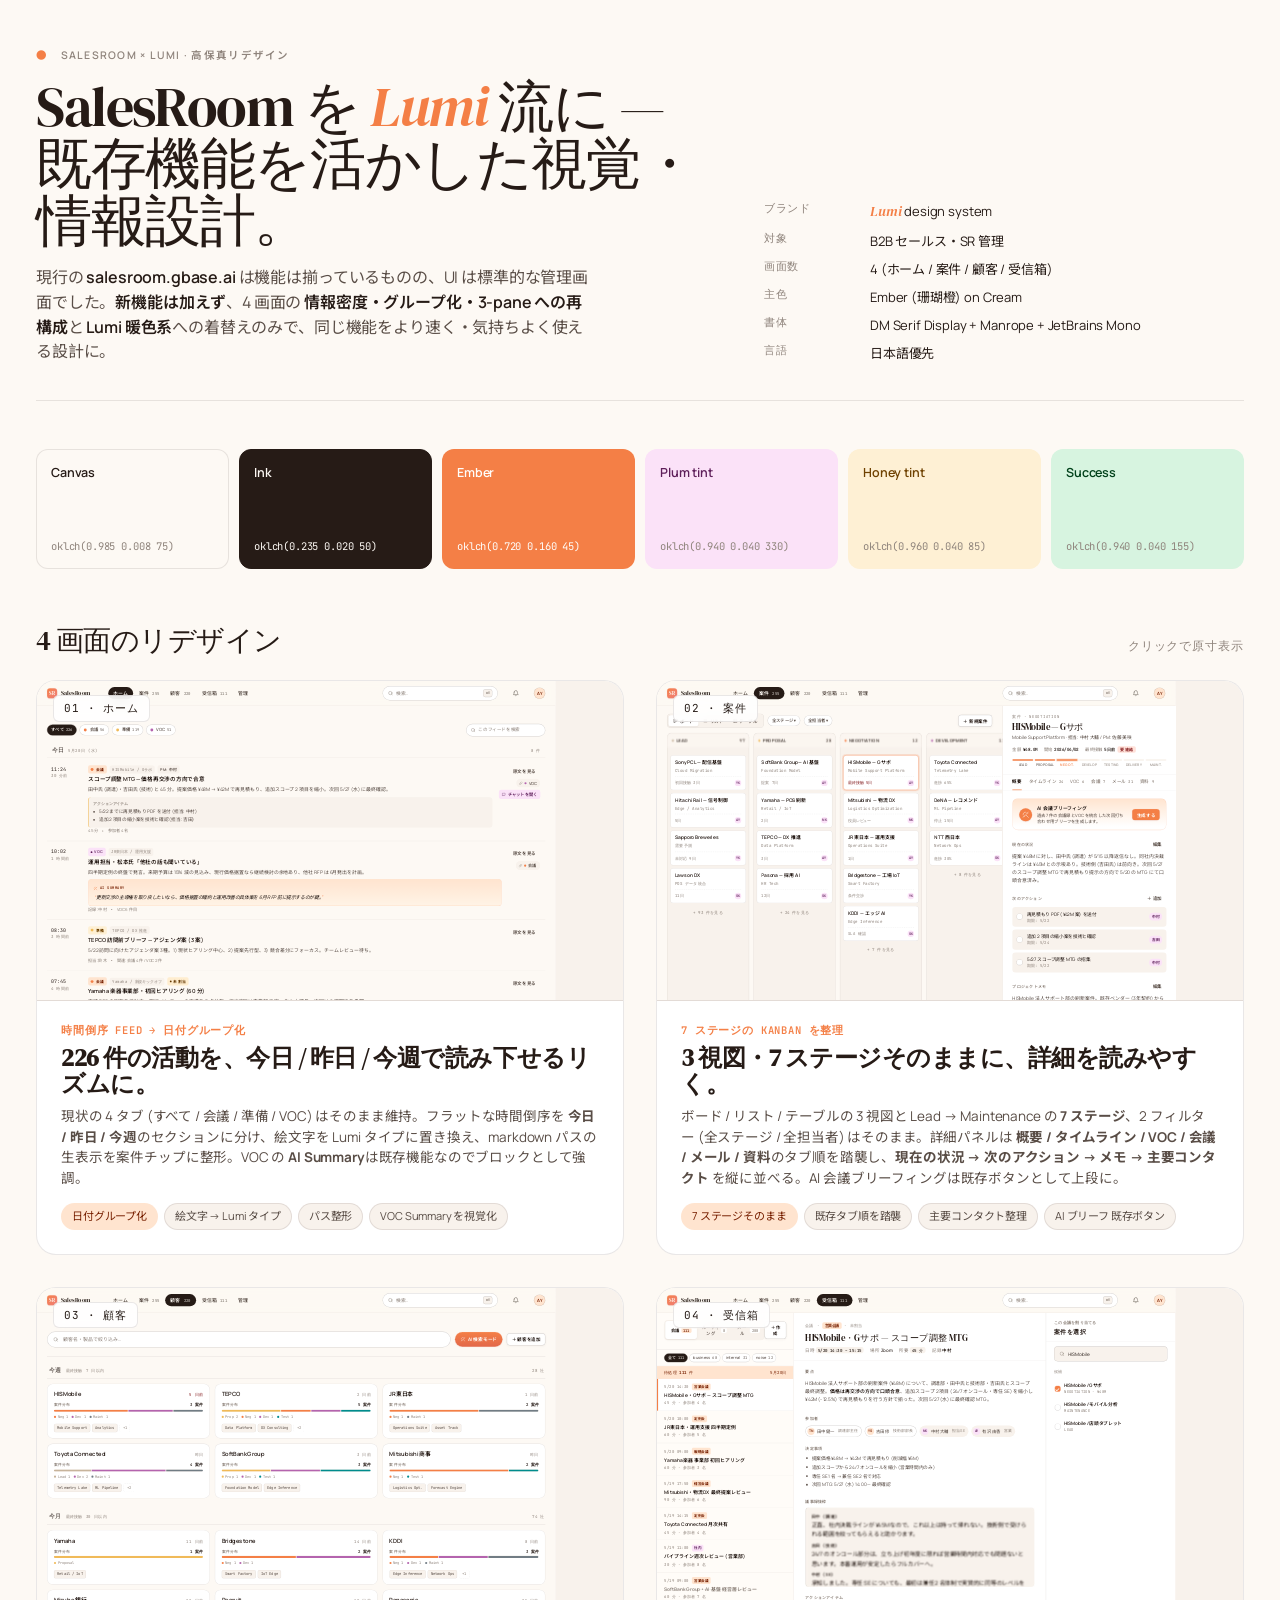
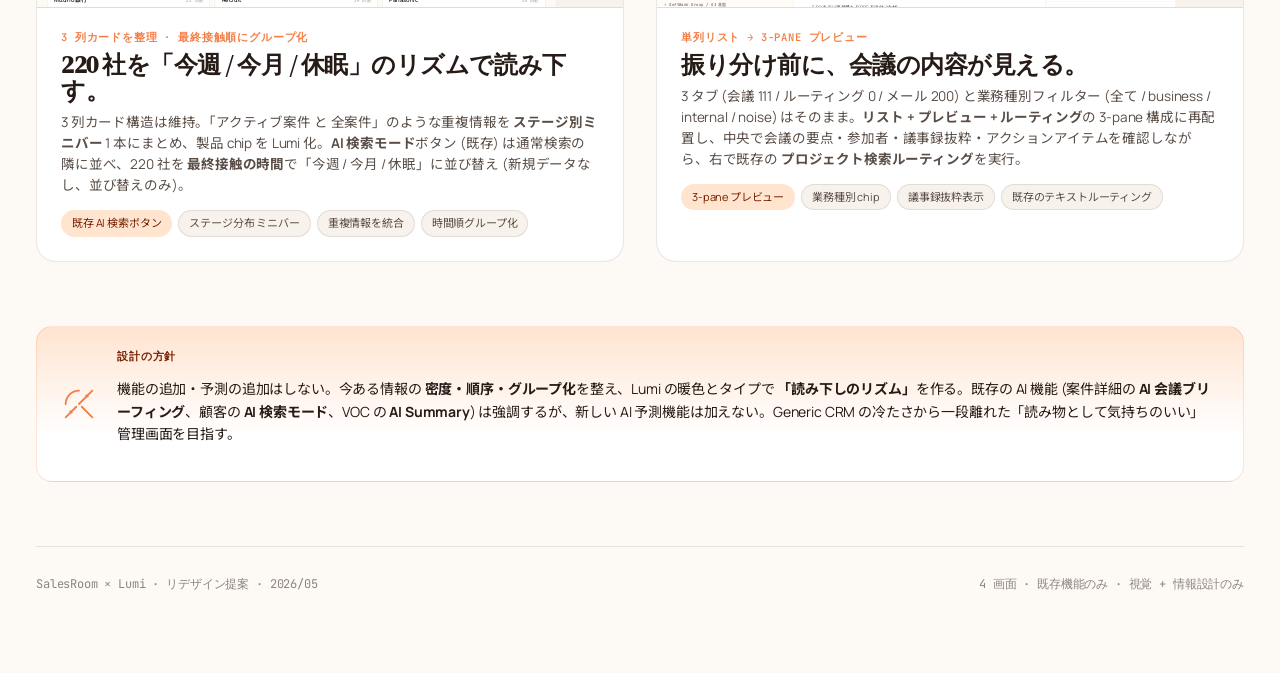
<file: index.html>
<!DOCTYPE html>
<html lang="ja">
<head>
<meta charset="utf-8">
<meta name="viewport" content="width=device-width,initial-scale=1">
<title>SalesRoom × Lumi — リデザイン</title>
<link rel="stylesheet" href="./shared.css">
<style>
  /* ===== Gallery / Hub ===== */
  body { background: var(--canvas); }

  .hub {
    max-width: 1280px;
    margin: 0 auto;
    padding: 48px 36px 80px;
  }

  /* Hero */
  .hub-hero {
    display: grid;
    grid-template-columns: 1.4fr 1fr;
    gap: 56px;
    align-items: end;
    padding-bottom: 36px;
    border-bottom: 1px solid var(--line);
    margin-bottom: 48px;
  }
  .hub-hero h1 {
    font-family: var(--font-display);
    font-size: clamp(40px, 5vw, 56px);
    line-height: 1.02;
    letter-spacing: -0.025em;
    margin: 0 0 16px;
    color: var(--ink);
  }
  .hub-hero h1 em {
    font-style: italic;
    color: var(--ember);
    font-weight: 400;
  }
  .hub-hero p {
    margin: 0;
    font-size: 16px;
    line-height: 1.55;
    color: var(--ink-2);
    max-width: 56ch;
  }
  .hub-hero p strong { color: var(--ink); font-weight: 600; }
  .hub-hero .right {
    font-size: 12px;
    color: var(--ink-3);
    line-height: 1.7;
    font-family: var(--font-mono);
  }
  .hub-hero .right dl {
    margin: 0;
    display: grid;
    grid-template-columns: 90px 1fr;
    gap: 6px 16px;
  }
  .hub-hero .right dt {
    color: var(--ink-3);
    text-transform: uppercase;
    letter-spacing: 0.06em;
    font-size: 10.5px;
  }
  .hub-hero .right dd {
    margin: 0;
    color: var(--ink);
    font-family: var(--font-sans);
    font-size: 13px;
  }
  .hub-hero .right .mark {
    font-family: var(--font-display);
    font-style: italic;
    color: var(--ember);
    font-size: 14px;
  }

  /* Section heading */
  .sec-h {
    display: flex;
    align-items: baseline;
    justify-content: space-between;
    margin-bottom: 24px;
  }
  .sec-h h2 {
    font-family: var(--font-display);
    font-size: 28px;
    letter-spacing: -0.02em;
    line-height: 1.1;
    margin: 0;
  }
  .sec-h .sub {
    font-family: var(--font-mono);
    font-size: 11.5px;
    text-transform: uppercase;
    letter-spacing: 0.08em;
    color: var(--ink-3);
  }

  /* Gallery grid */
  .gallery {
    display: grid;
    grid-template-columns: repeat(2, 1fr);
    gap: 32px;
    margin-bottom: 64px;
  }
  .g-card {
    background: var(--surface);
    border: 1px solid var(--line);
    border-radius: var(--radius-xl);
    overflow: hidden;
    transition: all 250ms var(--ease-out);
    text-decoration: none;
    color: inherit;
    display: flex;
    flex-direction: column;
  }
  .g-card:hover {
    box-shadow: var(--shadow-lift);
    transform: translateY(-2px);
    border-color: var(--line-strong);
  }
  .g-thumb {
    position: relative;
    height: 320px;
    background: var(--canvas-sunk);
    overflow: hidden;
    border-bottom: 1px solid var(--line);
  }
  .g-thumb iframe {
    width: 1440px;
    height: 1024px;
    border: none;
    transform: scale(0.36);
    transform-origin: top left;
    pointer-events: none;
    background: var(--canvas);
  }
  .g-thumb .num {
    position: absolute;
    top: 14px;
    left: 16px;
    font-family: var(--font-mono);
    font-size: 11px;
    text-transform: uppercase;
    letter-spacing: 0.08em;
    color: var(--ink);
    background: oklch(1 0 0 / 0.85);
    backdrop-filter: blur(8px);
    padding: 4px 10px;
    border-radius: 6px;
    z-index: 1;
    border: 1px solid var(--line);
  }
  .g-thumb .open {
    position: absolute;
    bottom: 14px;
    right: 16px;
    background: var(--ink);
    color: var(--canvas);
    padding: 6px 12px;
    border-radius: 999px;
    font-size: 11.5px;
    font-weight: 600;
    z-index: 1;
    opacity: 0;
    transform: translateY(4px);
    transition: all 200ms var(--ease-out);
  }
  .g-card:hover .g-thumb .open {
    opacity: 1;
    transform: translateY(0);
  }
  .g-body {
    padding: 22px 24px 24px;
  }
  .g-eyebrow {
    font-family: var(--font-mono);
    font-size: 10.5px;
    color: var(--ember);
    text-transform: uppercase;
    letter-spacing: 0.08em;
    font-weight: 600;
    margin-bottom: 6px;
  }
  .g-body h3 {
    font-family: var(--font-display);
    font-size: 24px;
    letter-spacing: -0.02em;
    line-height: 1.1;
    margin: 0 0 8px;
    color: var(--ink);
  }
  .g-body p {
    font-size: 13.5px;
    line-height: 1.55;
    color: var(--ink-2);
    margin: 0 0 14px;
  }
  .g-body .moves {
    display: flex;
    flex-wrap: wrap;
    gap: 6px;
  }
  .g-body .move {
    font-size: 11px;
    padding: 4px 10px;
    border-radius: 999px;
    background: var(--canvas-sunk);
    color: var(--ink-2);
    border: 1px solid var(--line);
  }
  .g-body .move.brand {
    background: var(--ember-tint);
    color: var(--ember-ink);
    border-color: transparent;
  }

  /* System note */
  .sys-note {
    background: linear-gradient(180deg, var(--ember-tint), var(--surface) 70%);
    border: 1px solid oklch(0.72 0.16 45 / 0.20);
    border-radius: var(--radius-lg);
    padding: 22px 26px;
    display: grid;
    grid-template-columns: auto 1fr;
    gap: 22px;
    align-items: center;
  }
  .sys-note .l {
    font-family: var(--font-mono);
    font-size: 10.5px;
    text-transform: uppercase;
    letter-spacing: 0.08em;
    color: var(--ember-ink);
    font-weight: 600;
  }
  .sys-note .v {
    font-size: 14px;
    color: var(--ink);
    line-height: 1.6;
  }
  .sys-note .v strong { color: var(--ink); }

  /* Footer */
  .hub-foot {
    margin-top: 64px;
    padding-top: 28px;
    border-top: 1px solid var(--line);
    display: flex;
    align-items: center;
    justify-content: space-between;
    font-size: 12px;
    color: var(--ink-3);
    font-family: var(--font-mono);
  }

  /* Tokens preview row */
  .tokens {
    display: grid;
    grid-template-columns: repeat(6, 1fr);
    gap: 10px;
    margin-bottom: 56px;
  }
  .swatch {
    border-radius: 12px;
    padding: 14px;
    display: flex;
    flex-direction: column;
    gap: 22px;
    min-height: 120px;
    border: 1px solid var(--line);
    background: var(--surface);
  }
  .swatch .name {
    font-family: var(--font-sans);
    font-size: 12.5px;
    font-weight: 600;
    color: var(--ink);
  }
  .swatch .hex {
    font-family: var(--font-mono);
    font-size: 10.5px;
    color: var(--ink-3);
    margin-top: auto;
  }
  .swatch.canvas { background: var(--canvas); }
  .swatch.ink { background: var(--ink); border-color: var(--ink); }
  .swatch.ink .name, .swatch.ink .hex { color: var(--canvas); }
  .swatch.ember { background: var(--ember); border-color: transparent; }
  .swatch.ember .name, .swatch.ember .hex { color: var(--on-ember); }
  .swatch.plum { background: var(--plum-tint); border-color: transparent; }
  .swatch.plum .name { color: var(--plum-ink); }
  .swatch.honey { background: var(--honey-tint); border-color: transparent; }
  .swatch.honey .name { color: var(--honey-ink); }
  .swatch.success { background: var(--success-tint); border-color: transparent; }
  .swatch.success .name { color: oklch(0.32 0.10 155); }
</style>
</head>
<body>

  <div class="hub">

    <!-- Hero -->
    <section class="hub-hero">
      <div>
        <div class="eyebrow" style="margin-bottom: 14px;">
          <span class="accent" style="color: var(--ember);">●</span>　SalesRoom × Lumi · 高保真リデザイン
        </div>
        <h1>SalesRoom を <em>Lumi</em> 流に — 既存機能を活かした視覚・情報設計。</h1>
        <p>
          現行の <strong>salesroom.gbase.ai</strong> は機能は揃っているものの、UI は標準的な管理画面でした。<strong>新機能は加えず</strong>、4 画面の <strong>情報密度・グループ化・3-pane への再構成</strong>と <strong>Lumi 暖色系</strong>への着替えのみで、同じ機能をより速く・気持ちよく使える設計に。
        </p>
      </div>

      <div class="right">
        <dl>
          <dt>ブランド</dt><dd><span class="mark">Lumi</span> design system</dd>
          <dt>対象</dt><dd>B2B セールス・SR 管理</dd>
          <dt>画面数</dt><dd>4 (ホーム / 案件 / 顧客 / 受信箱)</dd>
          <dt>主色</dt><dd>Ember (珊瑚橙) on Cream</dd>
          <dt>書体</dt><dd>DM Serif Display + Manrope + JetBrains Mono</dd>
          <dt>言語</dt><dd>日本語優先</dd>
        </dl>
      </div>
    </section>

    <!-- Tokens row -->
    <div class="tokens">
      <div class="swatch canvas">
        <div class="name">Canvas</div>
        <div class="hex">oklch(0.985 0.008 75)</div>
      </div>
      <div class="swatch ink">
        <div class="name">Ink</div>
        <div class="hex">oklch(0.235 0.020 50)</div>
      </div>
      <div class="swatch ember">
        <div class="name">Ember</div>
        <div class="hex">oklch(0.720 0.160 45)</div>
      </div>
      <div class="swatch plum">
        <div class="name">Plum tint</div>
        <div class="hex">oklch(0.940 0.040 330)</div>
      </div>
      <div class="swatch honey">
        <div class="name">Honey tint</div>
        <div class="hex">oklch(0.960 0.040 85)</div>
      </div>
      <div class="swatch success">
        <div class="name">Success</div>
        <div class="hex">oklch(0.940 0.040 155)</div>
      </div>
    </div>

    <!-- Gallery -->
    <div class="sec-h">
      <h2>4 画面のリデザイン</h2>
      <span class="sub">クリックで原寸表示</span>
    </div>

    <div class="gallery">

      <a class="g-card" href="./home.html">
        <div class="g-thumb">
          <span class="num">01 · ホーム</span>
          <iframe src="./home.html" scrolling="no" tabindex="-1"></iframe>
          <span class="open">原寸を見る →</span>
        </div>
        <div class="g-body">
          <div class="g-eyebrow">時間倒序 feed → 日付グループ化</div>
          <h3>226 件の活動を、今日 / 昨日 / 今週で読み下せるリズムに。</h3>
          <p>
            現状の 4 タブ (すべて / 会議 / 準備 / VOC) はそのまま維持。フラットな時間倒序を <strong>今日 / 昨日 / 今週</strong>のセクションに分け、絵文字を Lumi タイプに置き換え、markdown パスの生表示を案件チップに整形。VOC の <strong>AI Summary</strong>は既存機能なのでブロックとして強調。
          </p>
          <div class="moves">
            <span class="move brand">日付グループ化</span>
            <span class="move">絵文字 → Lumi タイプ</span>
            <span class="move">パス整形</span>
            <span class="move">VOC Summary を視覚化</span>
          </div>
        </div>
      </a>

      <a class="g-card" href="./pipeline.html">
        <div class="g-thumb">
          <span class="num">02 · 案件</span>
          <iframe src="./pipeline.html" scrolling="no" tabindex="-1"></iframe>
          <span class="open">原寸を見る →</span>
        </div>
        <div class="g-body">
          <div class="g-eyebrow">7 ステージの Kanban を整理</div>
          <h3>3 視図・7 ステージそのままに、詳細を読みやすく。</h3>
          <p>
            ボード / リスト / テーブルの 3 視図と Lead → Maintenance の <strong>7 ステージ</strong>、2 フィルター (全ステージ / 全担当者) はそのまま。詳細パネルは <strong>概要 / タイムライン / VOC / 会議 / メール / 資料</strong>のタブ順を踏襲し、<strong>現在の状況 → 次のアクション → メモ → 主要コンタクト</strong> を縦に並べる。AI 会議ブリーフィングは既存ボタンとして上段に。
          </p>
          <div class="moves">
            <span class="move brand">7 ステージそのまま</span>
            <span class="move">既存タブ順を踏襲</span>
            <span class="move">主要コンタクト整理</span>
            <span class="move">AI ブリーフ 既存ボタン</span>
          </div>
        </div>
      </a>

      <a class="g-card" href="./customers.html">
        <div class="g-thumb">
          <span class="num">03 · 顧客</span>
          <iframe src="./customers.html" scrolling="no" tabindex="-1"></iframe>
          <span class="open">原寸を見る →</span>
        </div>
        <div class="g-body">
          <div class="g-eyebrow">3 列カードを整理 · 最終接触順にグループ化</div>
          <h3>220 社を「今週 / 今月 / 休眠」のリズムで読み下す。</h3>
          <p>
            3 列カード構造は維持。「アクティブ案件 と 全案件」のような重複情報を <strong>ステージ別ミニバー</strong> 1 本にまとめ、製品 chip を Lumi 化。<strong>AI 検索モード</strong>ボタン (既存) は通常検索の隣に並べ、220 社を <strong>最終接触の時間</strong>で「今週 / 今月 / 休眠」に並び替え (新規データなし、並び替えのみ)。
          </p>
          <div class="moves">
            <span class="move brand">既存 AI 検索ボタン</span>
            <span class="move">ステージ分布 ミニバー</span>
            <span class="move">重複情報を統合</span>
            <span class="move">時間順グループ化</span>
          </div>
        </div>
      </a>

      <a class="g-card" href="./inbox.html">
        <div class="g-thumb">
          <span class="num">04 · 受信箱</span>
          <iframe src="./inbox.html" scrolling="no" tabindex="-1"></iframe>
          <span class="open">原寸を見る →</span>
        </div>
        <div class="g-body">
          <div class="g-eyebrow">単列リスト → 3-pane プレビュー</div>
          <h3>振り分け前に、会議の内容が見える。</h3>
          <p>
            3 タブ (会議 111 / ルーティング 0 / メール 200) と業務種別フィルター (全て / business / internal / noise) はそのまま。<strong>リスト + プレビュー + ルーティング</strong>の 3-pane 構成に再配置し、中央で会議の要点・参加者・議事録抜粋・アクションアイテムを確認しながら、右で既存の <strong>プロジェクト検索ルーティング</strong>を実行。
          </p>
          <div class="moves">
            <span class="move brand">3-pane プレビュー</span>
            <span class="move">業務種別 chip</span>
            <span class="move">議事録抜粋表示</span>
            <span class="move">既存のテキストルーティング</span>
          </div>
        </div>
      </a>

    </div>

    <!-- System note -->
    <section class="sys-note">
      <svg width="32" height="32" viewBox="0 0 24 24" fill="none" stroke="currentColor" stroke-width="1.4" stroke-linecap="round" stroke-linejoin="round" style="color: var(--ember);"><path d="M9.94 14.06 2 22"/><path d="m17.5 5.5 1 1"/><path d="M22 2 12 12"/><path d="M14.06 14.06 22 22"/><path d="m5.5 17.5 1 1"/><path d="M2 12c0-5.52 4.48-10 10-10"/></svg>
      <div>
        <div class="l">設計の方針</div>
        <p class="v">
          機能の追加・予測の追加はしない。今ある情報の <strong>密度・順序・グループ化</strong>を整え、Lumi の暖色とタイプで <strong>「読み下しのリズム」</strong>を作る。既存の AI 機能 (案件詳細の <strong>AI 会議ブリーフィング</strong>、顧客の <strong>AI 検索モード</strong>、VOC の <strong>AI Summary</strong>) は強調するが、新しい AI 予測機能は加えない。Generic CRM の冷たさから一段離れた「読み物として気持ちのいい」管理画面を目指す。
        </p>
      </div>
    </section>

    <div class="hub-foot">
      <span>SalesRoom × Lumi · リデザイン提案 · 2026/05</span>
      <span>4 画面 · 既存機能のみ · 視覚 + 情報設計のみ</span>
    </div>

  </div>
</body>
</html>
</file>
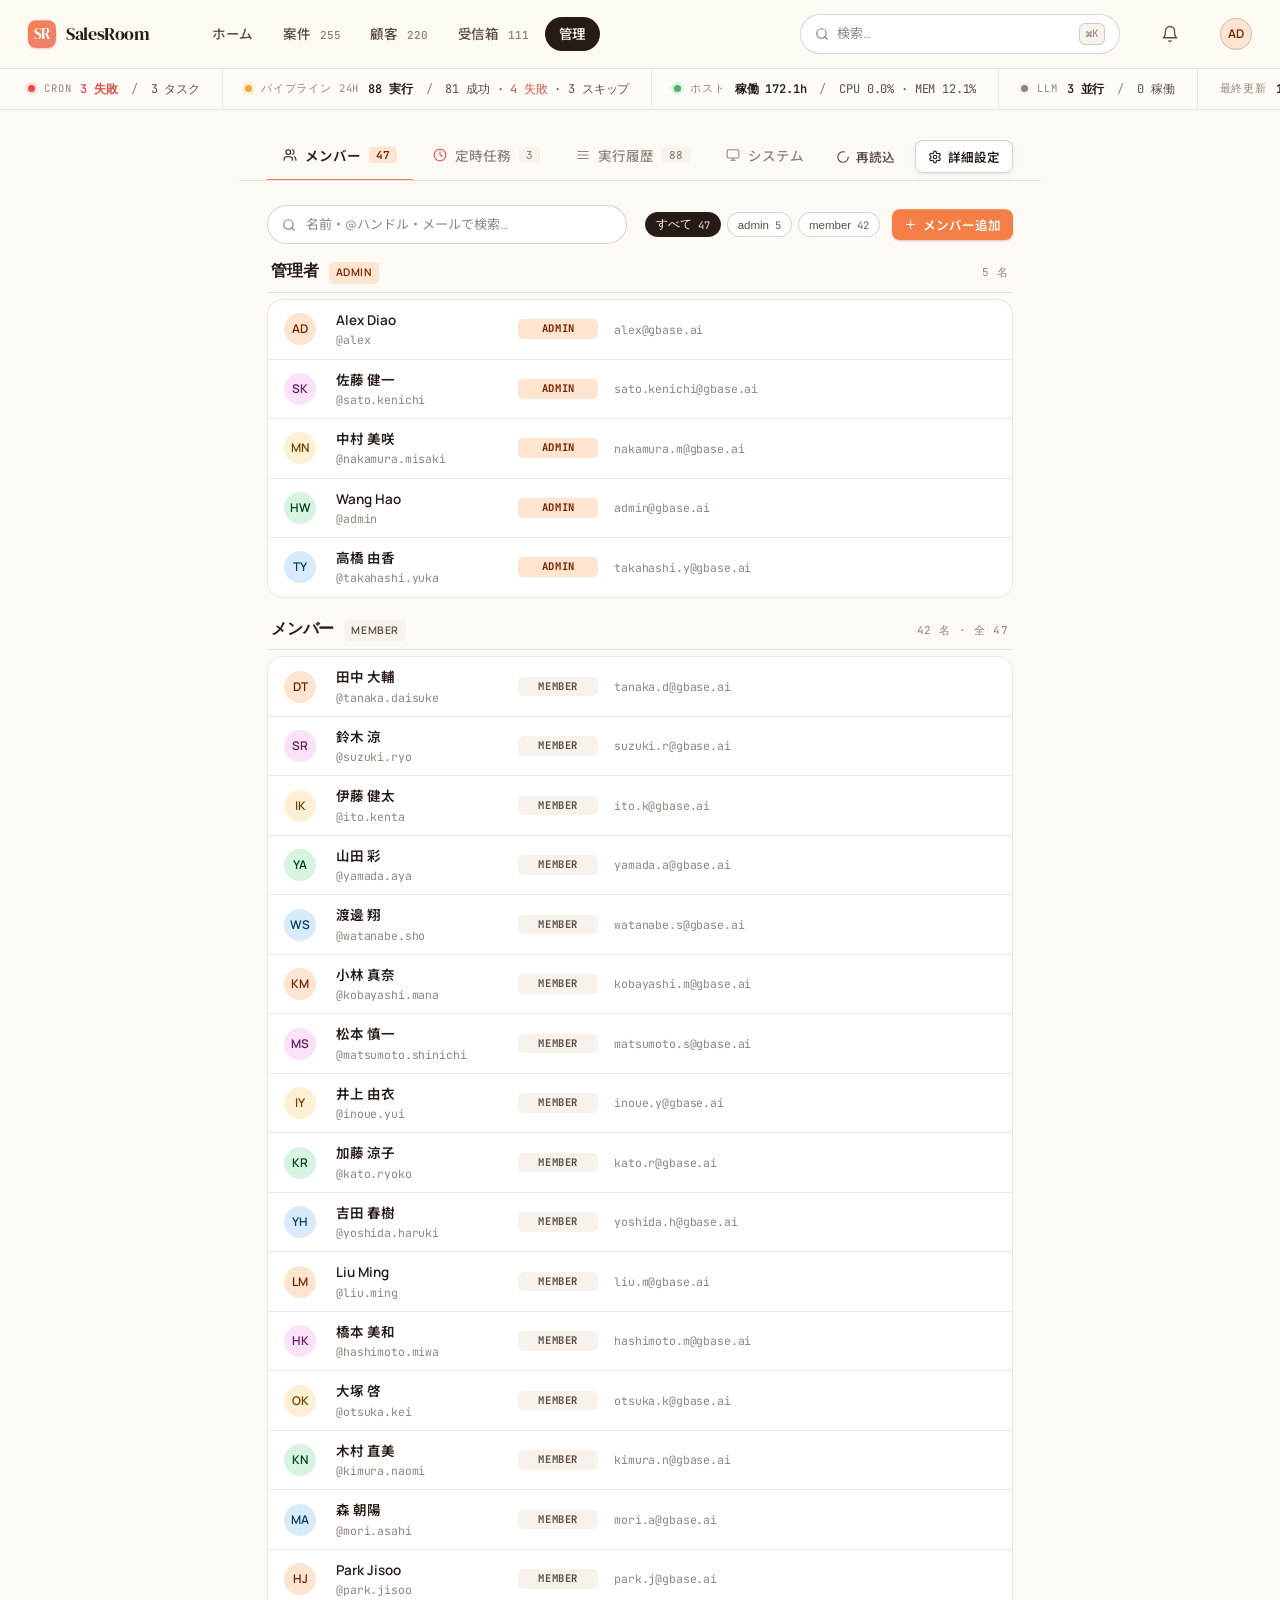
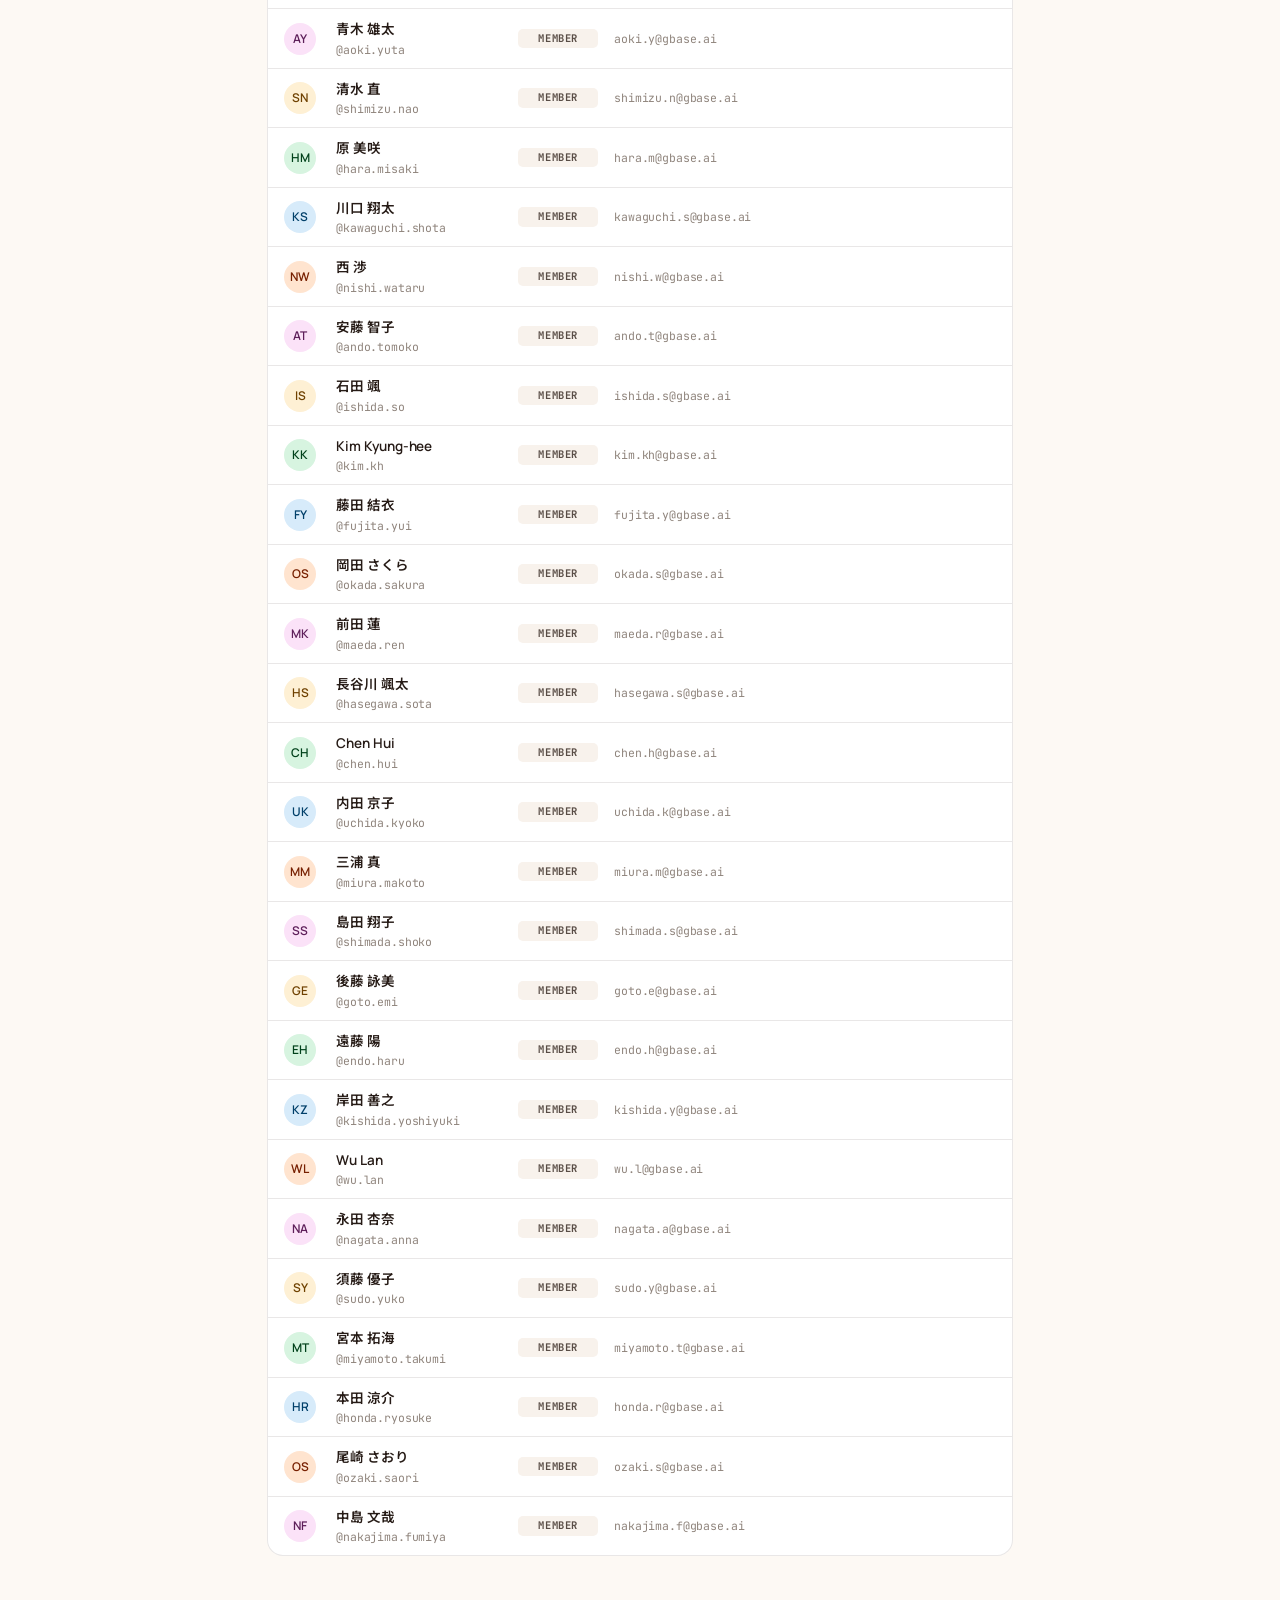
<file: admin.html>
<!DOCTYPE html>
<html lang="ja">
<head>
<meta charset="utf-8">
<meta name="viewport" content="width=device-width,initial-scale=1">
<title>管理 — SalesRoom</title>
<link rel="stylesheet" href="./shared.css">
<style>
  /* ===== Admin page ===== */
  .admin-shell { padding: 0; max-width: 1280px; margin: 0 auto; }

  /* ---------- Top health strip ---------- */
  .health {
    display: flex;
    align-items: center;
    gap: 0;
    border-bottom: 1px solid var(--line);
    background: var(--surface-warm);
    padding: 0 28px;
    font-family: var(--font-mono);
    font-size: 12px;
    color: var(--ink-2);
    overflow-x: auto;
    scrollbar-width: thin;
  }
  .health-cell {
    display: inline-flex;
    align-items: center;
    gap: 9px;
    padding: 11px 22px 11px 0;
    margin-right: 22px;
    border-right: 1px solid var(--line);
    white-space: nowrap;
  }
  .health-cell:last-child { border-right: none; margin-right: 0; padding-right: 0; }
  .health-cell .dot {
    width: 7px;
    height: 7px;
    border-radius: 999px;
    flex-shrink: 0;
  }
  .health-cell .dot.danger { background: var(--danger); box-shadow: 0 0 0 3px var(--danger-tint); }
  .health-cell .dot.warn   { background: var(--warn);   box-shadow: 0 0 0 3px var(--warn-tint); }
  .health-cell .dot.ok     { background: var(--success); box-shadow: 0 0 0 3px var(--success-tint); }
  .health-cell .dot.idle   { background: var(--ink-3); box-shadow: 0 0 0 3px var(--canvas-sunk); }
  .health-cell .l {
    text-transform: uppercase;
    letter-spacing: 0.08em;
    font-size: 10.5px;
    color: var(--ink-3);
  }
  .health-cell .v { color: var(--ink); font-weight: 600; font-variant-numeric: tabular-nums; }
  .health-cell .v.danger { color: var(--danger); }
  .health-cell .sep { color: var(--ink-3); padding: 0 4px; }
  .health-cell a {
    color: var(--ink-2);
    text-decoration: none;
    border-bottom: 1px dashed var(--line-strong);
  }
  .health-cell a:hover { color: var(--ember); border-bottom-color: var(--ember); }

  /* ---------- Page header ---------- */
  .admin-head {
    padding: 28px 28px 0;
    display: flex;
    align-items: baseline;
    justify-content: space-between;
    gap: 24px;
  }
  .admin-head h1 {
    font-family: var(--font-display);
    font-size: 32px;
    letter-spacing: -0.022em;
    line-height: 1.05;
    margin: 0 0 4px;
  }
  .admin-head .sub {
    font-family: var(--font-mono);
    font-size: 11.5px;
    color: var(--ink-3);
    text-transform: uppercase;
    letter-spacing: 0.08em;
  }
  .admin-head .actions { display: flex; gap: 8px; }

  /* ---------- Tab bar ---------- */
  .tab-bar {
    padding: 20px 28px 0;
    border-bottom: 1px solid var(--line);
    display: flex;
    gap: 4px;
    overflow-x: auto;
  }
  .tab-btn {
    border: none;
    background: transparent;
    padding: 11px 16px 14px;
    font-family: inherit;
    font-size: 13.5px;
    font-weight: 500;
    color: var(--ink-3);
    cursor: pointer;
    display: inline-flex;
    align-items: center;
    gap: 8px;
    border-bottom: 2px solid transparent;
    margin-bottom: -1px;
    white-space: nowrap;
    transition: color 120ms var(--ease-out);
  }
  .tab-btn:hover { color: var(--ink-2); }
  .tab-btn.active {
    color: var(--ink);
    font-weight: 600;
    border-bottom-color: var(--ember);
  }
  .tab-btn .count {
    font-family: var(--font-mono);
    font-size: 11px;
    color: var(--ink-3);
    background: var(--canvas-sunk);
    padding: 1px 7px;
    border-radius: 4px;
    font-variant-numeric: tabular-nums;
  }
  .tab-btn.active .count { background: var(--ember-tint); color: var(--ember-ink); }
  .tab-btn .ic { width: 14px; height: 14px; }
  .tab-btn .ic.danger { color: var(--danger); }

  /* ---------- Panel ---------- */
  .admin-panel { padding: 24px 28px 56px; display: none; }
  .admin-panel.active { display: block; }

  /* =========================================================================
     Tab 1 — メンバー
     ========================================================================= */
  .mem-toolbar {
    display: flex;
    align-items: center;
    gap: 12px;
    margin-bottom: 18px;
  }
  .mem-search {
    flex: 1;
    max-width: 360px;
    display: flex;
    align-items: center;
    gap: 8px;
    padding: 8px 14px;
    background: var(--surface);
    border: 1px solid var(--line-strong);
    border-radius: 999px;
    color: var(--ink-3);
    font-size: 13px;
  }
  .mem-search:focus-within { border-color: var(--ink-2); }
  .mem-search input {
    flex: 1;
    border: none;
    outline: none;
    background: transparent;
    font: inherit;
    color: var(--ink);
  }
  .mem-search input::placeholder { color: var(--ink-3); }
  .mem-filter-chips { display: flex; gap: 6px; margin-left: auto; }
  .mem-filter-chips .chip { font-size: 11.5px; padding: 4px 10px; }

  .mem-section { margin-bottom: 22px; }
  .mem-section-head {
    display: flex;
    align-items: baseline;
    gap: 10px;
    padding: 0 4px 8px;
    margin-bottom: 6px;
    border-bottom: 1px solid var(--line);
  }
  .mem-section-head h3 {
    font-family: var(--font-display);
    font-size: 16px;
    letter-spacing: -0.015em;
    margin: 0;
    line-height: 1.1;
  }
  .mem-section-head .ct {
    font-family: var(--font-mono);
    font-size: 11px;
    color: var(--ink-3);
    margin-left: auto;
    text-transform: uppercase;
    letter-spacing: 0.06em;
  }

  .mem-list {
    background: var(--surface);
    border: 1px solid var(--line);
    border-radius: var(--radius-lg);
    overflow: hidden;
  }
  .mem-row {
    display: grid;
    grid-template-columns: 36px 1fr 80px 1.6fr 100px;
    gap: 16px;
    align-items: center;
    padding: 10px 16px;
    border-bottom: 1px solid var(--line);
    cursor: pointer;
    transition: background 100ms var(--ease-out);
  }
  .mem-row:last-child { border-bottom: none; }
  .mem-row:hover { background: var(--surface-warm); }
  .mem-row .avatar {
    width: 32px;
    height: 32px;
    border-radius: 999px;
    background: var(--canvas-sunk);
    color: var(--ink-2);
    display: grid;
    place-items: center;
    font-weight: 600;
    font-size: 12px;
    letter-spacing: -0.01em;
  }
  .mem-row .avatar.a { background: oklch(0.94 0.045 55); color: var(--ember-ink); }
  .mem-row .avatar.b { background: oklch(0.94 0.04 330); color: var(--plum-ink); }
  .mem-row .avatar.c { background: oklch(0.96 0.04 85); color: var(--honey-ink); }
  .mem-row .avatar.d { background: oklch(0.94 0.04 155); color: oklch(0.32 0.10 155); }
  .mem-row .avatar.e { background: oklch(0.93 0.03 240); color: oklch(0.35 0.10 240); }
  .mem-row .who .name { font-size: 13.5px; font-weight: 600; color: var(--ink); letter-spacing: -0.005em; }
  .mem-row .who .handle { font-family: var(--font-mono); font-size: 11.5px; color: var(--ink-3); margin-top: 1px; }
  .mem-row .role-pill {
    font-family: var(--font-mono);
    font-size: 10.5px;
    text-transform: uppercase;
    letter-spacing: 0.06em;
    padding: 2px 8px;
    border-radius: 5px;
    font-weight: 700;
    text-align: center;
    background: var(--canvas-sunk);
    color: var(--ink-2);
  }
  .mem-row .role-pill.admin { background: var(--ember-tint); color: var(--ember-ink); }
  .mem-row .email {
    font-family: var(--font-mono);
    font-size: 11.5px;
    color: var(--ink-3);
    overflow: hidden;
    text-overflow: ellipsis;
    white-space: nowrap;
  }
  .mem-row .row-actions {
    display: flex;
    gap: 4px;
    justify-content: flex-end;
    opacity: 0;
    transition: opacity 120ms var(--ease-out);
  }
  .mem-row:hover .row-actions { opacity: 1; }
  .mem-row .row-actions .btn-icon { padding: 6px; color: var(--ink-3); }
  .mem-row .row-actions .btn-icon:hover { color: var(--ink); background: var(--canvas-sunk); border-radius: 6px; }

  /* =========================================================================
     Tab 2 — 定時任務 (Cron)
     ========================================================================= */
  .cron-cards {
    display: grid;
    grid-template-columns: repeat(3, 1fr);
    gap: 14px;
    margin-bottom: 28px;
  }
  .cron-card {
    background: var(--surface);
    border: 1px solid var(--line);
    border-radius: var(--radius-lg);
    padding: 20px;
    position: relative;
  }
  .cron-card.error {
    border-color: oklch(0.62 0.18 25 / 0.30);
    background: linear-gradient(180deg, oklch(0.99 0.012 30), var(--surface) 50%);
  }
  .cron-card .row-head {
    display: flex;
    align-items: center;
    justify-content: space-between;
    margin-bottom: 14px;
  }
  .cron-card .row-head .name {
    font-family: var(--font-display);
    font-size: 19px;
    letter-spacing: -0.015em;
    margin: 0;
  }
  .cron-card .row-head .status-pill {
    font-family: var(--font-mono);
    font-size: 10.5px;
    text-transform: uppercase;
    letter-spacing: 0.08em;
    padding: 3px 9px;
    border-radius: 5px;
    font-weight: 700;
    display: inline-flex;
    align-items: center;
    gap: 5px;
    background: var(--canvas-sunk);
    color: var(--ink-2);
  }
  .cron-card .row-head .status-pill.error { background: var(--danger-tint); color: var(--danger); }
  .cron-card .row-head .status-pill .dot { width: 5px; height: 5px; border-radius: 999px; background: currentColor; }
  .cron-card .meta-grid {
    display: grid;
    grid-template-columns: auto 1fr;
    gap: 5px 14px;
    font-size: 12px;
  }
  .cron-card .meta-grid dt {
    color: var(--ink-3);
    font-family: var(--font-mono);
    font-size: 10.5px;
    text-transform: uppercase;
    letter-spacing: 0.06em;
    align-self: center;
  }
  .cron-card .meta-grid dd {
    margin: 0;
    color: var(--ink);
    font-family: var(--font-mono);
    font-variant-numeric: tabular-nums;
    align-self: center;
  }
  .cron-card .actions {
    display: flex;
    gap: 6px;
    margin-top: 16px;
    padding-top: 14px;
    border-top: 1px solid var(--line);
  }

  /* Cron table */
  .cron-history-wrap {
    background: var(--surface);
    border: 1px solid var(--line);
    border-radius: var(--radius-lg);
    overflow: hidden;
  }
  .cron-history-head {
    padding: 14px 18px;
    border-bottom: 1px solid var(--line);
    display: flex;
    align-items: center;
    gap: 12px;
    background: var(--surface-warm);
  }
  .cron-history-head h3 {
    font-family: var(--font-display);
    font-size: 16px;
    margin: 0;
    letter-spacing: -0.015em;
  }
  .cron-history-head .chips { display: flex; gap: 5px; margin-left: auto; }
  .cron-history-head .chip { font-size: 11px; padding: 3px 9px; }

  /* =========================================================================
     Shared table style (cron + exec history)
     ========================================================================= */
  .data-table {
    width: 100%;
    border-collapse: collapse;
    font-size: 12.5px;
  }
  .data-table thead th {
    font-family: var(--font-mono);
    font-size: 10.5px;
    text-transform: uppercase;
    letter-spacing: 0.08em;
    font-weight: 700;
    color: var(--ink-3);
    text-align: left;
    padding: 9px 14px;
    background: var(--surface-warm);
    border-bottom: 1px solid var(--line);
    white-space: nowrap;
  }
  .data-table tbody td {
    padding: 9px 14px;
    border-bottom: 1px solid var(--line);
    color: var(--ink-2);
    vertical-align: middle;
  }
  .data-table tbody tr:last-child td { border-bottom: none; }
  .data-table tbody tr:hover td { background: var(--surface-warm); }
  .data-table .mono { font-family: var(--font-mono); font-variant-numeric: tabular-nums; }
  .data-table .ink { color: var(--ink); }
  .data-table .status-cell { display: inline-flex; align-items: center; gap: 6px; font-weight: 600; font-size: 11.5px; }
  .data-table .status-cell .dot { width: 6px; height: 6px; border-radius: 999px; }
  .data-table .status-cell.ok { color: oklch(0.40 0.12 155); }
  .data-table .status-cell.ok .dot { background: var(--success); }
  .data-table .status-cell.fail { color: var(--danger); }
  .data-table .status-cell.fail .dot { background: var(--danger); }
  .data-table .status-cell.skip { color: var(--ink-3); }
  .data-table .status-cell.skip .dot { background: var(--ink-3); }
  .data-table .err {
    max-width: 380px;
    overflow: hidden;
    text-overflow: ellipsis;
    white-space: nowrap;
    color: var(--danger);
    font-family: var(--font-mono);
    font-size: 11.5px;
    cursor: help;
  }
  .data-table .pipe-tag {
    font-family: var(--font-mono);
    font-size: 11px;
    padding: 2px 7px;
    border-radius: 4px;
    background: var(--canvas-sunk);
    color: var(--ink-2);
    font-weight: 600;
  }
  .data-table .pipe-tag.briefing { background: var(--ember-tint); color: var(--ember-ink); }
  .data-table .pipe-tag.email   { background: var(--plum-tint);  color: var(--plum-ink); }
  .data-table .pipe-tag.meeting { background: var(--honey-tint); color: var(--honey-ink); }
  .data-table .pipe-tag.pre     { background: oklch(0.95 0.03 240); color: oklch(0.36 0.10 240); }

  /* =========================================================================
     Tab 3 — 実行履歴
     ========================================================================= */
  .kpi-row {
    display: grid;
    grid-template-columns: repeat(5, 1fr);
    gap: 12px;
    margin-bottom: 22px;
  }
  .kpi {
    background: var(--surface);
    border: 1px solid var(--line);
    border-radius: var(--radius-lg);
    padding: 16px 18px 14px;
  }
  .kpi .l {
    font-family: var(--font-mono);
    font-size: 10.5px;
    text-transform: uppercase;
    letter-spacing: 0.08em;
    color: var(--ink-3);
    font-weight: 600;
    margin-bottom: 6px;
  }
  .kpi .v {
    font-family: var(--font-display);
    font-size: 36px;
    line-height: 1;
    letter-spacing: -0.025em;
    color: var(--ink);
    font-variant-numeric: tabular-nums;
  }
  .kpi.danger .v { color: var(--danger); }
  .kpi.success .v { color: oklch(0.40 0.12 155); }
  .kpi.warn .v { color: oklch(0.45 0.13 70); }
  .kpi.idle .v { color: var(--ink-3); }
  .kpi .delta {
    font-family: var(--font-mono);
    font-size: 11px;
    color: var(--ink-3);
    margin-top: 4px;
  }

  .exec-filter-row {
    display: flex;
    align-items: center;
    gap: 10px;
    margin-bottom: 12px;
    flex-wrap: wrap;
  }
  .exec-filter-row .label {
    font-family: var(--font-mono);
    font-size: 10.5px;
    text-transform: uppercase;
    letter-spacing: 0.08em;
    color: var(--ink-3);
    margin-right: 4px;
  }
  .exec-filter-row .chip { font-size: 11.5px; padding: 4px 10px; }
  .exec-filter-row .right {
    margin-left: auto;
    display: flex;
    gap: 8px;
    align-items: center;
  }
  .exec-filter-row .right .toggle {
    font-family: var(--font-mono);
    font-size: 11px;
    color: var(--ink-3);
  }
  .exec-table-wrap {
    background: var(--surface);
    border: 1px solid var(--line);
    border-radius: var(--radius-lg);
    overflow: hidden;
  }

  /* =========================================================================
     Tab 4 — システム
     ========================================================================= */
  .sys-section { margin-bottom: 28px; }
  .sys-section-head {
    display: flex;
    align-items: baseline;
    gap: 12px;
    padding: 0 4px 10px;
    margin-bottom: 14px;
    border-bottom: 1px solid var(--line);
  }
  .sys-section-head h2 {
    font-family: var(--font-display);
    font-size: 18px;
    letter-spacing: -0.015em;
    margin: 0;
    line-height: 1.1;
  }
  .sys-section-head .sub {
    font-family: var(--font-mono);
    font-size: 11px;
    color: var(--ink-3);
    text-transform: uppercase;
    letter-spacing: 0.06em;
  }
  .sys-section-head .auto-refresh {
    margin-left: auto;
    display: flex;
    align-items: center;
    gap: 8px;
    font-family: var(--font-mono);
    font-size: 11px;
    color: var(--ink-3);
  }
  .sys-section-head .auto-refresh .toggle {
    width: 28px;
    height: 16px;
    background: var(--ember);
    border-radius: 999px;
    position: relative;
    cursor: pointer;
  }
  .sys-section-head .auto-refresh .toggle::after {
    content: '';
    position: absolute;
    top: 2px;
    right: 2px;
    width: 12px;
    height: 12px;
    background: var(--on-ember);
    border-radius: 999px;
  }

  .host-bar {
    display: flex;
    align-items: center;
    gap: 14px;
    padding: 14px 18px;
    background: var(--surface);
    border: 1px solid var(--line);
    border-radius: var(--radius-lg);
    font-family: var(--font-mono);
    font-size: 12px;
    color: var(--ink-2);
    margin-bottom: 14px;
  }
  .host-bar .badge { font-family: var(--font-mono); }
  .host-bar .seg {
    display: inline-flex;
    align-items: center;
    gap: 5px;
    padding-right: 12px;
    margin-right: 12px;
    border-right: 1px solid var(--line);
  }
  .host-bar .seg:last-child { border-right: none; margin-right: 0; padding-right: 0; }
  .host-bar .seg .l {
    font-size: 10.5px;
    text-transform: uppercase;
    letter-spacing: 0.08em;
    color: var(--ink-3);
  }
  .host-bar .seg .v { color: var(--ink); font-weight: 600; font-variant-numeric: tabular-nums; }

  .res-grid {
    display: grid;
    grid-template-columns: repeat(4, 1fr);
    gap: 12px;
  }
  .res-card {
    background: var(--surface);
    border: 1px solid var(--line);
    border-radius: var(--radius-lg);
    padding: 16px 18px 14px;
  }
  .res-card .head {
    display: flex;
    align-items: center;
    justify-content: space-between;
    margin-bottom: 10px;
  }
  .res-card .head .name {
    font-family: var(--font-mono);
    font-size: 10.5px;
    text-transform: uppercase;
    letter-spacing: 0.08em;
    color: var(--ink-3);
    font-weight: 700;
  }
  .res-card .head .sub {
    font-family: var(--font-mono);
    font-size: 10.5px;
    color: var(--ink-3);
  }
  .res-card .head svg { width: 14px; height: 14px; color: var(--ink-3); }
  .res-card .v {
    font-family: var(--font-display);
    font-size: 28px;
    line-height: 1;
    letter-spacing: -0.025em;
    color: var(--ink);
    font-variant-numeric: tabular-nums;
  }
  .res-card .v .unit { font-size: 14px; color: var(--ink-3); font-family: var(--font-mono); letter-spacing: 0; margin-left: 2px; }
  .res-card .bar {
    height: 4px;
    background: var(--canvas-sunk);
    border-radius: 999px;
    margin-top: 10px;
    overflow: hidden;
  }
  .res-card .bar .fill {
    height: 100%;
    background: var(--ink-2);
    border-radius: 999px;
  }
  .res-card.idle .v { color: var(--ink-3); }

  /* LLM zone — only place ember is used on this page beyond accents */
  .llm-zone {
    background: linear-gradient(180deg, var(--ember-tint) 0%, var(--surface) 60%);
    border: 1px solid oklch(0.72 0.16 45 / 0.22);
    border-radius: var(--radius-xl);
    padding: 22px;
  }
  .llm-zone .zone-head {
    display: flex;
    align-items: center;
    gap: 12px;
    margin-bottom: 18px;
  }
  .llm-zone .zone-head .ic {
    width: 36px;
    height: 36px;
    border-radius: 10px;
    background: var(--ember);
    color: var(--on-ember);
    display: grid;
    place-items: center;
    box-shadow: 0 1px 2px oklch(0.55 0.16 35 / 0.30);
  }
  .llm-zone .zone-head h2 {
    font-family: var(--font-display);
    font-size: 20px;
    margin: 0;
    line-height: 1.05;
    letter-spacing: -0.015em;
  }
  .llm-zone .zone-head .sub {
    font-family: var(--font-mono);
    font-size: 11px;
    color: var(--ember-ink);
    text-transform: uppercase;
    letter-spacing: 0.08em;
  }

  .preset-row {
    display: flex;
    gap: 8px;
    margin-bottom: 18px;
    flex-wrap: wrap;
  }
  .preset-btn {
    font-family: inherit;
    font-size: 12.5px;
    font-weight: 600;
    padding: 7px 14px;
    border-radius: 999px;
    background: var(--surface);
    border: 1px solid oklch(0.72 0.16 45 / 0.30);
    color: var(--ember-ink);
    cursor: pointer;
    transition: all 120ms var(--ease-out);
  }
  .preset-btn:hover { background: oklch(0.97 0.04 55); }
  .preset-btn.active { background: var(--ember); color: var(--on-ember); border-color: transparent; box-shadow: 0 1px 2px oklch(0.55 0.16 35 / 0.30); }
  .preset-row .lbl {
    font-family: var(--font-mono);
    font-size: 10.5px;
    text-transform: uppercase;
    letter-spacing: 0.08em;
    color: var(--ember-ink);
    align-self: center;
    margin-right: 6px;
    font-weight: 700;
  }

  .slot-grid {
    display: grid;
    grid-template-columns: repeat(3, 1fr);
    gap: 12px;
  }
  .slot {
    background: var(--surface);
    border: 1px solid var(--line);
    border-radius: 14px;
    padding: 16px 18px;
  }
  .slot .role {
    font-family: var(--font-mono);
    font-size: 10.5px;
    text-transform: uppercase;
    letter-spacing: 0.08em;
    color: var(--ember-ink);
    font-weight: 700;
    margin-bottom: 4px;
  }
  .slot .purpose {
    font-size: 12px;
    color: var(--ink-3);
    margin-bottom: 12px;
  }
  .slot .selector {
    display: flex;
    align-items: center;
    justify-content: space-between;
    padding: 9px 12px;
    background: var(--canvas-sunk);
    border: 1px solid var(--line);
    border-radius: 8px;
    font-family: var(--font-mono);
    font-size: 13px;
    color: var(--ink);
    cursor: pointer;
    font-variant-numeric: tabular-nums;
  }
  .slot .selector:hover { border-color: oklch(0.72 0.16 45 / 0.30); }
  .slot .selector svg { color: var(--ink-3); flex-shrink: 0; }

  /* Ollama row */
  .ollama-row {
    background: var(--surface);
    border: 1px solid var(--line);
    border-radius: var(--radius-lg);
    padding: 16px 18px;
    display: flex;
    align-items: center;
    gap: 12px;
  }
  .ollama-row .ic {
    width: 32px;
    height: 32px;
    border-radius: 8px;
    background: var(--canvas-sunk);
    color: var(--ink-3);
    display: grid;
    place-items: center;
  }
  .ollama-row .info { flex: 1; }
  .ollama-row .info .name { font-weight: 600; color: var(--ink); margin-bottom: 2px; }
  .ollama-row .info .msg { font-size: 12px; color: var(--ink-3); }
  .ollama-row .status-pill {
    font-family: var(--font-mono);
    font-size: 10.5px;
    text-transform: uppercase;
    letter-spacing: 0.08em;
    padding: 3px 9px;
    border-radius: 5px;
    font-weight: 700;
    background: var(--canvas-sunk);
    color: var(--ink-3);
  }

  /* Concurrency slots */
  .conc-zone {
    background: var(--surface);
    border: 1px solid var(--line);
    border-radius: var(--radius-lg);
    padding: 18px 20px;
  }
  .conc-zone .head {
    display: flex;
    align-items: baseline;
    justify-content: space-between;
    margin-bottom: 12px;
  }
  .conc-zone .head h3 {
    font-family: var(--font-display);
    font-size: 16px;
    margin: 0;
    letter-spacing: -0.015em;
  }
  .conc-zone .head .sub { font-family: var(--font-mono); font-size: 11px; color: var(--ink-3); }
  .conc-zone .head .v {
    font-family: var(--font-mono);
    font-size: 11.5px;
    color: var(--ink);
    font-variant-numeric: tabular-nums;
  }
  .conc-slots {
    display: grid;
    grid-template-columns: repeat(3, 1fr);
    gap: 10px;
  }
  .conc-slot {
    background: var(--canvas-sunk);
    border-radius: 10px;
    padding: 12px 14px;
    display: flex;
    align-items: center;
    gap: 10px;
  }
  .conc-slot .n {
    font-family: var(--font-mono);
    font-size: 12px;
    color: var(--ink-3);
    width: 36px;
  }
  .conc-slot .state {
    font-family: var(--font-mono);
    font-size: 12px;
    color: var(--ink-3);
    text-transform: uppercase;
    letter-spacing: 0.04em;
  }
  .conc-slot .dot {
    width: 8px;
    height: 8px;
    border-radius: 999px;
    background: var(--ink-3);
    opacity: 0.5;
    margin-left: auto;
  }
  .conc-slot.busy .dot { background: var(--success); opacity: 1; box-shadow: 0 0 0 3px var(--success-tint); }
  .conc-slot.busy .state { color: var(--success); }
</style>
</head>
<body>
<div class="app">

  <header class="nav">
    <a class="nav-brand" href="./index.html"><span class="nav-mark">SR</span><span class="nav-name">SalesRoom</span></a>
    <nav class="nav-links">
      <a class="nav-link" href="./home.html">ホーム</a>
      <a class="nav-link" href="./pipeline.html">案件 <span class="count">255</span></a>
      <a class="nav-link" href="./customers.html">顧客 <span class="count">220</span></a>
      <a class="nav-link" href="./inbox.html">受信箱 <span class="count">111</span></a>
      <a class="nav-link active" href="./admin.html">管理</a>
    </nav>
    <div class="nav-grow"></div>
    <div class="nav-search">
      <svg width="14" height="14" viewBox="0 0 24 24" fill="none" stroke="currentColor" stroke-width="2" stroke-linecap="round" stroke-linejoin="round"><circle cx="11" cy="11" r="8"/><path d="m21 21-4.3-4.3"/></svg>
      <span>検索…</span><span class="kbd">⌘K</span>
    </div>
    <button class="btn btn-icon btn-ghost" aria-label="notifications">
      <svg width="18" height="18" viewBox="0 0 24 24" fill="none" stroke="currentColor" stroke-width="1.75" stroke-linecap="round" stroke-linejoin="round"><path d="M6 8a6 6 0 0 1 12 0c0 7 3 9 3 9H3s3-2 3-9"/><path d="M10.3 21a1.94 1.94 0 0 0 3.4 0"/></svg>
    </button>
    <div class="nav-avatar">AD</div>
  </header>

  <!-- ============================================================
       Top health strip — admin sees system health on entry
       ============================================================ -->
  <div class="health">
    <div class="health-cell">
      <span class="dot danger"></span>
      <span class="l">CRON</span>
      <span class="v danger">3 失敗</span>
      <span class="sep">/</span>
      <span>3 タスク</span>
    </div>
    <div class="health-cell">
      <span class="dot warn"></span>
      <span class="l">パイプライン 24h</span>
      <span class="v">88 実行</span>
      <span class="sep">/</span>
      <span>81 成功 · <span style="color: var(--danger);">4 失敗</span> · 3 スキップ</span>
    </div>
    <div class="health-cell">
      <span class="dot ok"></span>
      <span class="l">ホスト</span>
      <span class="v">稼働 172.1h</span>
      <span class="sep">/</span>
      <span>CPU 0.0% · MEM 12.1%</span>
    </div>
    <div class="health-cell">
      <span class="dot idle"></span>
      <span class="l">LLM</span>
      <span class="v">3 並行</span>
      <span class="sep">/</span>
      <span>0 稼働</span>
    </div>
    <div class="health-cell" style="margin-left: auto;">
      <span class="l">最終更新</span>
      <span class="v">14:32:08</span>
    </div>
  </div>

  <div class="admin-shell">

    <!-- Tabs -->
    <div class="tab-bar" role="tablist" style="padding-top: 24px; align-items: center;">
      <button class="tab-btn active" data-tab="members" role="tab">
        <svg class="ic" viewBox="0 0 24 24" fill="none" stroke="currentColor" stroke-width="1.8" stroke-linecap="round" stroke-linejoin="round"><path d="M16 21v-2a4 4 0 0 0-4-4H6a4 4 0 0 0-4 4v2"/><circle cx="9" cy="7" r="4"/><path d="M22 21v-2a4 4 0 0 0-3-3.87"/><path d="M16 3.13a4 4 0 0 1 0 7.75"/></svg>
        メンバー <span class="count">47</span>
      </button>
      <button class="tab-btn" data-tab="cron" role="tab">
        <svg class="ic danger" viewBox="0 0 24 24" fill="none" stroke="currentColor" stroke-width="1.8" stroke-linecap="round" stroke-linejoin="round"><circle cx="12" cy="12" r="10"/><polyline points="12 6 12 12 16 14"/></svg>
        定時任務 <span class="count">3</span>
      </button>
      <button class="tab-btn" data-tab="exec" role="tab">
        <svg class="ic" viewBox="0 0 24 24" fill="none" stroke="currentColor" stroke-width="1.8" stroke-linecap="round" stroke-linejoin="round"><line x1="3" y1="6" x2="21" y2="6"/><line x1="3" y1="12" x2="21" y2="12"/><line x1="3" y1="18" x2="21" y2="18"/></svg>
        実行履歴 <span class="count">88</span>
      </button>
      <button class="tab-btn" data-tab="system" role="tab">
        <svg class="ic" viewBox="0 0 24 24" fill="none" stroke="currentColor" stroke-width="1.8" stroke-linecap="round" stroke-linejoin="round"><rect x="2" y="3" width="20" height="14" rx="2" ry="2"/><line x1="8" y1="21" x2="16" y2="21"/><line x1="12" y1="17" x2="12" y2="21"/></svg>
        システム
      </button>
      <div style="margin-left: auto; display: flex; gap: 8px; align-self: center;">
        <button class="btn btn-ghost btn-sm">
          <svg width="14" height="14" viewBox="0 0 24 24" fill="none" stroke="currentColor" stroke-width="2" stroke-linecap="round" stroke-linejoin="round"><path d="M21 12a9 9 0 1 1-6.219-8.56"/></svg>
          再読込
        </button>
        <button class="btn btn-secondary btn-sm">
          <svg width="14" height="14" viewBox="0 0 24 24" fill="none" stroke="currentColor" stroke-width="2" stroke-linecap="round" stroke-linejoin="round"><path d="M12.22 2h-.44a2 2 0 0 0-2 2v.18a2 2 0 0 1-1 1.73l-.43.25a2 2 0 0 1-2 0l-.15-.08a2 2 0 0 0-2.73.73l-.22.38a2 2 0 0 0 .73 2.73l.15.1a2 2 0 0 1 1 1.72v.51a2 2 0 0 1-1 1.74l-.15.09a2 2 0 0 0-.73 2.73l.22.38a2 2 0 0 0 2.73.73l.15-.08a2 2 0 0 1 2 0l.43.25a2 2 0 0 1 1 1.73V20a2 2 0 0 0 2 2h.44a2 2 0 0 0 2-2v-.18a2 2 0 0 1 1-1.73l.43-.25a2 2 0 0 1 2 0l.15.08a2 2 0 0 0 2.73-.73l.22-.39a2 2 0 0 0-.73-2.73l-.15-.08a2 2 0 0 1-1-1.74v-.5a2 2 0 0 1 1-1.74l.15-.09a2 2 0 0 0 .73-2.73l-.22-.38a2 2 0 0 0-2.73-.73l-.15.08a2 2 0 0 1-2 0l-.43-.25a2 2 0 0 1-1-1.73V4a2 2 0 0 0-2-2z"/><circle cx="12" cy="12" r="3"/></svg>
          詳細設定
        </button>
      </div>
    </div>

    <!-- ============================================================
         Panel 1 — メンバー (default)
         ============================================================ -->
    <section class="admin-panel active" data-panel="members">
      <div class="mem-toolbar">
        <div class="mem-search">
          <svg width="14" height="14" viewBox="0 0 24 24" fill="none" stroke="currentColor" stroke-width="2" stroke-linecap="round" stroke-linejoin="round"><circle cx="11" cy="11" r="8"/><path d="m21 21-4.3-4.3"/></svg>
          <input placeholder="名前・@ハンドル・メールで検索…">
        </div>
        <div class="mem-filter-chips">
          <button class="chip active">すべて <span class="count">47</span></button>
          <button class="chip">admin <span class="count">5</span></button>
          <button class="chip">member <span class="count">42</span></button>
        </div>
        <button class="btn btn-primary btn-sm">
          <svg width="13" height="13" viewBox="0 0 24 24" fill="none" stroke="currentColor" stroke-width="2.2" stroke-linecap="round" stroke-linejoin="round"><line x1="12" y1="5" x2="12" y2="19"/><line x1="5" y1="12" x2="19" y2="12"/></svg>
          メンバー追加
        </button>
      </div>

      <!-- Admin section -->
      <div class="mem-section">
        <div class="mem-section-head">
          <h3>管理者</h3>
          <span class="badge">ADMIN</span>
          <span class="ct">5 名</span>
        </div>
        <div class="mem-list">
          <div class="mem-row">
            <div class="avatar a">AD</div>
            <div class="who"><div class="name">Alex Diao</div><div class="handle">@alex</div></div>
            <div class="role-pill admin">admin</div>
            <div class="email">alex@gbase.ai</div>
            <div class="row-actions">
              <button class="btn-icon" aria-label="編集"><svg width="13" height="13" viewBox="0 0 24 24" fill="none" stroke="currentColor" stroke-width="2" stroke-linecap="round" stroke-linejoin="round"><path d="M11 4H4a2 2 0 0 0-2 2v14a2 2 0 0 0 2 2h14a2 2 0 0 0 2-2v-7"/><path d="M18.5 2.5a2.121 2.121 0 0 1 3 3L12 15l-4 1 1-4 9.5-9.5z"/></svg></button>
              <button class="btn-icon" aria-label="その他"><svg width="13" height="13" viewBox="0 0 24 24" fill="none" stroke="currentColor" stroke-width="2.4" stroke-linecap="round"><circle cx="5" cy="12" r="0.5"/><circle cx="12" cy="12" r="0.5"/><circle cx="19" cy="12" r="0.5"/></svg></button>
            </div>
          </div>
          <div class="mem-row">
            <div class="avatar b">SK</div>
            <div class="who"><div class="name">佐藤 健一</div><div class="handle">@sato.kenichi</div></div>
            <div class="role-pill admin">admin</div>
            <div class="email">sato.kenichi@gbase.ai</div>
            <div class="row-actions"><button class="btn-icon" aria-label="その他"><svg width="13" height="13" viewBox="0 0 24 24" fill="none" stroke="currentColor" stroke-width="2.4" stroke-linecap="round"><circle cx="5" cy="12" r="0.5"/><circle cx="12" cy="12" r="0.5"/><circle cx="19" cy="12" r="0.5"/></svg></button></div>
          </div>
          <div class="mem-row">
            <div class="avatar c">MN</div>
            <div class="who"><div class="name">中村 美咲</div><div class="handle">@nakamura.misaki</div></div>
            <div class="role-pill admin">admin</div>
            <div class="email">nakamura.m@gbase.ai</div>
            <div class="row-actions"><button class="btn-icon" aria-label="その他"><svg width="13" height="13" viewBox="0 0 24 24" fill="none" stroke="currentColor" stroke-width="2.4" stroke-linecap="round"><circle cx="5" cy="12" r="0.5"/><circle cx="12" cy="12" r="0.5"/><circle cx="19" cy="12" r="0.5"/></svg></button></div>
          </div>
          <div class="mem-row">
            <div class="avatar d">HW</div>
            <div class="who"><div class="name">Wang Hao</div><div class="handle">@admin</div></div>
            <div class="role-pill admin">admin</div>
            <div class="email">admin@gbase.ai</div>
            <div class="row-actions"><button class="btn-icon" aria-label="その他"><svg width="13" height="13" viewBox="0 0 24 24" fill="none" stroke="currentColor" stroke-width="2.4" stroke-linecap="round"><circle cx="5" cy="12" r="0.5"/><circle cx="12" cy="12" r="0.5"/><circle cx="19" cy="12" r="0.5"/></svg></button></div>
          </div>
          <div class="mem-row">
            <div class="avatar e">TY</div>
            <div class="who"><div class="name">高橋 由香</div><div class="handle">@takahashi.yuka</div></div>
            <div class="role-pill admin">admin</div>
            <div class="email">takahashi.y@gbase.ai</div>
            <div class="row-actions"><button class="btn-icon" aria-label="その他"><svg width="13" height="13" viewBox="0 0 24 24" fill="none" stroke="currentColor" stroke-width="2.4" stroke-linecap="round"><circle cx="5" cy="12" r="0.5"/><circle cx="12" cy="12" r="0.5"/><circle cx="19" cy="12" r="0.5"/></svg></button></div>
          </div>
        </div>
      </div>

      <!-- Member section -->
      <div class="mem-section">
        <div class="mem-section-head">
          <h3>メンバー</h3>
          <span class="badge neutral">MEMBER</span>
          <span class="ct">42 名 · 全 47</span>
        </div>
        <div class="mem-list" id="member-list">
          <!-- 42 members rendered here -->
        </div>
      </div>
    </section>

    <!-- ============================================================
         Panel 2 — 定時任務
         ============================================================ -->
    <section class="admin-panel" data-panel="cron">
      <div class="cron-cards">
        <div class="cron-card error">
          <div class="row-head">
            <h3 class="name">メール取得</h3>
            <span class="status-pill error"><span class="dot"></span>ERROR</span>
          </div>
          <dl class="meta-grid">
            <dt>間隔</dt><dd>30 分</dd>
            <dt>最終実行</dt><dd>28 分前</dd>
            <dt>次回</dt><dd>2 分後</dd>
            <dt>連続失敗</dt><dd style="color: var(--danger);">4 回</dd>
          </dl>
          <div class="actions">
            <button class="btn btn-secondary btn-sm">今すぐ実行</button>
            <button class="btn btn-ghost btn-sm">設定</button>
          </div>
        </div>

        <div class="cron-card error">
          <div class="row-head">
            <h3 class="name">日历リフレッシュ</h3>
            <span class="status-pill error"><span class="dot"></span>ERROR</span>
          </div>
          <dl class="meta-grid">
            <dt>間隔</dt><dd>1 時間</dd>
            <dt>最終実行</dt><dd>56 分前</dd>
            <dt>次回</dt><dd>4 分後</dd>
            <dt>連続失敗</dt><dd style="color: var(--danger);">4 回</dd>
          </dl>
          <div class="actions">
            <button class="btn btn-secondary btn-sm">今すぐ実行</button>
            <button class="btn btn-ghost btn-sm">設定</button>
          </div>
        </div>

        <div class="cron-card error">
          <div class="row-head">
            <h3 class="name">会議取得</h3>
            <span class="status-pill error"><span class="dot"></span>ERROR</span>
          </div>
          <dl class="meta-grid">
            <dt>間隔</dt><dd>1 時間</dd>
            <dt>最終実行</dt><dd>53 分前</dd>
            <dt>次回</dt><dd>7 分後</dd>
            <dt>連続失敗</dt><dd style="color: var(--danger);">4 回</dd>
          </dl>
          <div class="actions">
            <button class="btn btn-secondary btn-sm">今すぐ実行</button>
            <button class="btn btn-ghost btn-sm">設定</button>
          </div>
        </div>
      </div>

      <div class="cron-history-wrap">
        <div class="cron-history-head">
          <h3>実行履歴</h3>
          <div class="chips">
            <button class="chip active">全て <span class="count">36</span></button>
            <button class="chip">メール取得 <span class="count">12</span></button>
            <button class="chip">日历リフレッシュ <span class="count">12</span></button>
            <button class="chip">会議取得 <span class="count">12</span></button>
          </div>
        </div>
        <table class="data-table">
          <thead>
            <tr>
              <th>時刻</th>
              <th>種類</th>
              <th>所要</th>
              <th>取得数</th>
              <th>状態</th>
              <th>エラー</th>
            </tr>
          </thead>
          <tbody>
            <tr><td class="mono">14:30:00</td><td class="ink">メール取得</td><td class="mono">0.12s</td><td class="mono">—</td><td><span class="status-cell fail"><span class="dot"></span>失敗</span></td><td class="err" title="Error response from daemon: No such container: spark-openclaw-salesroom-1">Error response from daemon: No such container: spark-openclaw-salesroom-1</td></tr>
            <tr><td class="mono">14:24:01</td><td class="ink">会議取得</td><td class="mono">0.10s</td><td class="mono">—</td><td><span class="status-cell fail"><span class="dot"></span>失敗</span></td><td class="err" title="Error response from daemon: No such container: spark-openclaw-salesroom-1">Error response from daemon: No such container: spark-openclaw-salesroom-1</td></tr>
            <tr><td class="mono">14:22:14</td><td class="ink">日历リフレッシュ</td><td class="mono">0.11s</td><td class="mono">—</td><td><span class="status-cell fail"><span class="dot"></span>失敗</span></td><td class="err" title="Error response from daemon: No such container: spark-openclaw-salesroom-1">Error response from daemon: No such container: spark-openclaw-salesroom-1</td></tr>
            <tr><td class="mono">14:00:00</td><td class="ink">メール取得</td><td class="mono">0.13s</td><td class="mono">—</td><td><span class="status-cell fail"><span class="dot"></span>失敗</span></td><td class="err" title="Error response from daemon: No such container: spark-openclaw-salesroom-1">Error response from daemon: No such container: spark-openclaw-salesroom-1</td></tr>
            <tr><td class="mono">13:30:00</td><td class="ink">メール取得</td><td class="mono">0.12s</td><td class="mono">—</td><td><span class="status-cell fail"><span class="dot"></span>失敗</span></td><td class="err" title="Error response from daemon: No such container: spark-openclaw-salesroom-1">Error response from daemon: No such container: spark-openclaw-salesroom-1</td></tr>
            <tr><td class="mono">13:24:01</td><td class="ink">会議取得</td><td class="mono">0.09s</td><td class="mono">—</td><td><span class="status-cell fail"><span class="dot"></span>失敗</span></td><td class="err" title="Error response from daemon: No such container: spark-openclaw-salesroom-1">Error response from daemon: No such container: spark-openclaw-salesroom-1</td></tr>
            <tr><td class="mono">13:22:14</td><td class="ink">日历リフレッシュ</td><td class="mono">0.10s</td><td class="mono">—</td><td><span class="status-cell fail"><span class="dot"></span>失敗</span></td><td class="err" title="Error response from daemon: No such container: spark-openclaw-salesroom-1">Error response from daemon: No such container: spark-openclaw-salesroom-1</td></tr>
            <tr><td class="mono">13:00:00</td><td class="ink">メール取得</td><td class="mono">12.3s</td><td class="mono ink">+8</td><td><span class="status-cell ok"><span class="dot"></span>成功</span></td><td class="err" style="color: var(--ink-3);">—</td></tr>
            <tr><td class="mono">12:30:00</td><td class="ink">メール取得</td><td class="mono">9.4s</td><td class="mono ink">+3</td><td><span class="status-cell ok"><span class="dot"></span>成功</span></td><td class="err" style="color: var(--ink-3);">—</td></tr>
            <tr><td class="mono">12:24:01</td><td class="ink">会議取得</td><td class="mono">22.1s</td><td class="mono ink">+1</td><td><span class="status-cell ok"><span class="dot"></span>成功</span></td><td class="err" style="color: var(--ink-3);">—</td></tr>
            <tr><td class="mono">12:22:14</td><td class="ink">日历リフレッシュ</td><td class="mono">3.7s</td><td class="mono ink">+12</td><td><span class="status-cell ok"><span class="dot"></span>成功</span></td><td class="err" style="color: var(--ink-3);">—</td></tr>
            <tr><td class="mono">12:00:00</td><td class="ink">メール取得</td><td class="mono">11.0s</td><td class="mono ink">+5</td><td><span class="status-cell ok"><span class="dot"></span>成功</span></td><td class="err" style="color: var(--ink-3);">—</td></tr>
          </tbody>
        </table>
      </div>
    </section>

    <!-- ============================================================
         Panel 3 — 実行履歴
         ============================================================ -->
    <section class="admin-panel" data-panel="exec">
      <div class="kpi-row">
        <div class="kpi"><div class="l">過去 24 時間</div><div class="v">88</div><div class="delta">実行回数</div></div>
        <div class="kpi success"><div class="l">成功</div><div class="v">81</div><div class="delta">92.0%</div></div>
        <div class="kpi danger"><div class="l">失敗</div><div class="v">4</div><div class="delta">4.5%</div></div>
        <div class="kpi warn"><div class="l">スキップ</div><div class="v">3</div><div class="delta">3.4%</div></div>
        <div class="kpi idle"><div class="l">実行中</div><div class="v">0</div><div class="delta">—</div></div>
      </div>

      <div class="exec-filter-row">
        <span class="label">状態</span>
        <button class="chip active">全て <span class="count">88</span></button>
        <button class="chip">成功のみ <span class="count">81</span></button>
        <button class="chip">失敗のみ <span class="count">4</span></button>
        <button class="chip">スキップのみ <span class="count">3</span></button>
        <button class="chip">実行中のみ <span class="count">0</span></button>
      </div>
      <div class="exec-filter-row">
        <span class="label">パイプライン</span>
        <button class="chip active">全て</button>
        <button class="chip"><code class="mono" style="font-size: 11px;">daily-briefing</code> <span class="count">24</span></button>
        <button class="chip"><code class="mono" style="font-size: 11px;">post-email-pipeline</code> <span class="count">31</span></button>
        <button class="chip"><code class="mono" style="font-size: 11px;">post-meeting-pipeline</code> <span class="count">18</span></button>
        <button class="chip"><code class="mono" style="font-size: 11px;">pre-meeting-pipeline</code> <span class="count">15</span></button>
        <div class="right">
          <span class="toggle">100 件表示</span>
          <button class="btn btn-ghost btn-sm">
            <svg width="13" height="13" viewBox="0 0 24 24" fill="none" stroke="currentColor" stroke-width="2" stroke-linecap="round" stroke-linejoin="round"><path d="M21 12a9 9 0 1 1-6.219-8.56"/></svg>
            更新
          </button>
        </div>
      </div>

      <div class="exec-table-wrap">
        <table class="data-table">
          <thead>
            <tr>
              <th>状態</th>
              <th>パイプライン</th>
              <th>トリガー</th>
              <th>所要</th>
              <th>備考</th>
              <th>時刻</th>
            </tr>
          </thead>
          <tbody>
            <tr><td><span class="status-cell ok"><span class="dot"></span>成功</span></td><td><span class="pipe-tag email">post-email-pipeline</span></td><td class="mono">cron · email-2241</td><td class="mono">4.8s</td><td class="mono" style="color: var(--ink-3);">routed → 21 件</td><td class="mono">14:31:08</td></tr>
            <tr><td><span class="status-cell ok"><span class="dot"></span>成功</span></td><td><span class="pipe-tag meeting">post-meeting-pipeline</span></td><td class="mono">cron · meeting-518</td><td class="mono">12.4s</td><td class="mono" style="color: var(--ink-3);">summary OK</td><td class="mono">14:24:51</td></tr>
            <tr><td><span class="status-cell ok"><span class="dot"></span>成功</span></td><td><span class="pipe-tag pre">pre-meeting-pipeline</span></td><td class="mono">cron · meeting-519</td><td class="mono">7.2s</td><td class="mono" style="color: var(--ink-3);">briefing OK</td><td class="mono">14:18:14</td></tr>
            <tr><td><span class="status-cell ok"><span class="dot"></span>成功</span></td><td><span class="pipe-tag briefing">daily-briefing</span></td><td class="mono">cron · 09:00</td><td class="mono">38.1s</td><td class="mono" style="color: var(--ink-3);">47 / 47 配信</td><td class="mono">14:01:42</td></tr>
            <tr><td><span class="status-cell fail"><span class="dot"></span>失敗</span></td><td><span class="pipe-tag email">post-email-pipeline</span></td><td class="mono">cron · email-2240</td><td class="mono">0.4s</td><td class="err" title="LLM timeout after 30s (glm-5.1 / fast slot)">LLM timeout after 30s (glm-5.1 / fast slot)</td><td class="mono">13:55:30</td></tr>
            <tr><td><span class="status-cell ok"><span class="dot"></span>成功</span></td><td><span class="pipe-tag email">post-email-pipeline</span></td><td class="mono">cron · email-2239</td><td class="mono">5.1s</td><td class="mono" style="color: var(--ink-3);">routed → 18 件</td><td class="mono">13:48:11</td></tr>
            <tr><td><span class="status-cell skip"><span class="dot"></span>スキップ</span></td><td><span class="pipe-tag meeting">post-meeting-pipeline</span></td><td class="mono">cron · meeting-517</td><td class="mono">—</td><td class="mono" style="color: var(--ink-3);">既に処理済み</td><td class="mono">13:24:08</td></tr>
            <tr><td><span class="status-cell ok"><span class="dot"></span>成功</span></td><td><span class="pipe-tag pre">pre-meeting-pipeline</span></td><td class="mono">cron · meeting-518</td><td class="mono">6.9s</td><td class="mono" style="color: var(--ink-3);">briefing OK</td><td class="mono">13:18:01</td></tr>
            <tr><td><span class="status-cell ok"><span class="dot"></span>成功</span></td><td><span class="pipe-tag email">post-email-pipeline</span></td><td class="mono">cron · email-2238</td><td class="mono">4.4s</td><td class="mono" style="color: var(--ink-3);">routed → 23 件</td><td class="mono">13:01:09</td></tr>
            <tr><td><span class="status-cell ok"><span class="dot"></span>成功</span></td><td><span class="pipe-tag meeting">post-meeting-pipeline</span></td><td class="mono">cron · meeting-516</td><td class="mono">11.8s</td><td class="mono" style="color: var(--ink-3);">summary OK</td><td class="mono">12:24:34</td></tr>
            <tr><td><span class="status-cell fail"><span class="dot"></span>失敗</span></td><td><span class="pipe-tag pre">pre-meeting-pipeline</span></td><td class="mono">manual · @sato</td><td class="mono">0.2s</td><td class="err" title="No such project: HISMobile_Phase4 (renamed to HISMobile_Gサポ)">No such project: HISMobile_Phase4 (renamed)</td><td class="mono">12:11:48</td></tr>
            <tr><td><span class="status-cell ok"><span class="dot"></span>成功</span></td><td><span class="pipe-tag email">post-email-pipeline</span></td><td class="mono">cron · email-2237</td><td class="mono">5.0s</td><td class="mono" style="color: var(--ink-3);">routed → 19 件</td><td class="mono">12:01:11</td></tr>
            <tr><td><span class="status-cell ok"><span class="dot"></span>成功</span></td><td><span class="pipe-tag meeting">post-meeting-pipeline</span></td><td class="mono">cron · meeting-515</td><td class="mono">14.2s</td><td class="mono" style="color: var(--ink-3);">summary OK</td><td class="mono">11:24:18</td></tr>
            <tr><td><span class="status-cell skip"><span class="dot"></span>スキップ</span></td><td><span class="pipe-tag briefing">daily-briefing</span></td><td class="mono">manual · @admin</td><td class="mono">—</td><td class="mono" style="color: var(--ink-3);">既に当日配信済み</td><td class="mono">11:12:00</td></tr>
            <tr><td><span class="status-cell ok"><span class="dot"></span>成功</span></td><td><span class="pipe-tag email">post-email-pipeline</span></td><td class="mono">cron · email-2236</td><td class="mono">4.7s</td><td class="mono" style="color: var(--ink-3);">routed → 16 件</td><td class="mono">11:01:09</td></tr>
            <tr><td><span class="status-cell ok"><span class="dot"></span>成功</span></td><td><span class="pipe-tag pre">pre-meeting-pipeline</span></td><td class="mono">cron · meeting-517</td><td class="mono">8.0s</td><td class="mono" style="color: var(--ink-3);">briefing OK</td><td class="mono">10:18:55</td></tr>
            <tr><td><span class="status-cell fail"><span class="dot"></span>失敗</span></td><td><span class="pipe-tag email">post-email-pipeline</span></td><td class="mono">cron · email-2235</td><td class="mono">0.4s</td><td class="err" title="LLM timeout after 30s (glm-5.1 / fast slot)">LLM timeout after 30s (glm-5.1 / fast slot)</td><td class="mono">10:01:09</td></tr>
            <tr><td><span class="status-cell ok"><span class="dot"></span>成功</span></td><td><span class="pipe-tag briefing">daily-briefing</span></td><td class="mono">cron · 09:00</td><td class="mono">36.4s</td><td class="mono" style="color: var(--ink-3);">47 / 47 配信</td><td class="mono">09:00:18</td></tr>
            <tr><td><span class="status-cell skip"><span class="dot"></span>スキップ</span></td><td><span class="pipe-tag email">post-email-pipeline</span></td><td class="mono">cron · email-2234</td><td class="mono">—</td><td class="mono" style="color: var(--ink-3);">空 inbox</td><td class="mono">08:31:01</td></tr>
            <tr><td><span class="status-cell ok"><span class="dot"></span>成功</span></td><td><span class="pipe-tag email">post-email-pipeline</span></td><td class="mono">cron · email-2233</td><td class="mono">3.9s</td><td class="mono" style="color: var(--ink-3);">routed → 9 件</td><td class="mono">08:01:08</td></tr>
          </tbody>
        </table>
      </div>
    </section>

    <!-- ============================================================
         Panel 4 — システム
         ============================================================ -->
    <section class="admin-panel" data-panel="system">

      <!-- Host bar -->
      <div class="host-bar">
        <span class="seg">
          <svg width="13" height="13" viewBox="0 0 24 24" fill="none" stroke="currentColor" stroke-width="2" stroke-linecap="round" stroke-linejoin="round"><rect x="2" y="3" width="20" height="14" rx="2" ry="2"/><line x1="8" y1="21" x2="16" y2="21"/><line x1="12" y1="17" x2="12" y2="21"/></svg>
          <span class="l">HOST</span> <span class="v">IntentionalVariable-VM</span>
        </span>
        <span class="seg"><span class="l">OS</span> <span class="v">linux</span></span>
        <span class="seg"><span class="l">稼働</span> <span class="v">172.1h</span></span>
        <span class="seg"><span class="l">PID</span> <span class="v">23841</span></span>
        <span class="seg"><span class="l">バージョン</span> <span class="v">v2026.05.18</span></span>
        <span class="seg" style="margin-left: auto;">
          <span class="badge success"><span class="dot"></span>稼働中</span>
        </span>
      </div>

      <!-- Section: hardware -->
      <div class="sys-section">
        <div class="sys-section-head">
          <h2>ハードウェア</h2>
          <span class="sub">物理リソース · 10s 自動更新</span>
          <div class="auto-refresh">自動更新 <span class="toggle" aria-label="自動更新オン"></span> 10s</div>
        </div>
        <div class="res-grid">
          <div class="res-card">
            <div class="head"><span class="name">CPU</span><svg viewBox="0 0 24 24" fill="none" stroke="currentColor" stroke-width="2" stroke-linecap="round" stroke-linejoin="round"><rect x="4" y="4" width="16" height="16" rx="2"/><path d="M9 9h6v6H9z"/><path d="M9 1v3"/><path d="M15 1v3"/><path d="M9 20v3"/><path d="M15 20v3"/><path d="M20 9h3"/><path d="M20 14h3"/><path d="M1 9h3"/><path d="M1 14h3"/></svg></div>
            <div class="v">0.0<span class="unit">%</span></div>
            <div class="bar"><div class="fill" style="width: 1%; background: var(--success);"></div></div>
            <div style="font-family: var(--font-mono); font-size: 10.5px; color: var(--ink-3); margin-top: 6px;">4 cores</div>
          </div>
          <div class="res-card">
            <div class="head"><span class="name">メモリ</span><svg viewBox="0 0 24 24" fill="none" stroke="currentColor" stroke-width="2" stroke-linecap="round" stroke-linejoin="round"><line x1="22" y1="12" x2="2" y2="12"/><path d="M5.45 5.11 2 12v6a2 2 0 0 0 2 2h16a2 2 0 0 0 2-2v-6l-3.45-6.89A2 2 0 0 0 16.76 4H7.24a2 2 0 0 0-1.79 1.11z"/></svg></div>
            <div class="v">12.1<span class="unit">%</span></div>
            <div class="bar"><div class="fill" style="width: 12.1%; background: var(--success);"></div></div>
            <div style="font-family: var(--font-mono); font-size: 10.5px; color: var(--ink-3); margin-top: 6px;">0.94 / 7.8 GB</div>
          </div>
          <div class="res-card">
            <div class="head"><span class="name">ディスク</span><svg viewBox="0 0 24 24" fill="none" stroke="currentColor" stroke-width="2" stroke-linecap="round" stroke-linejoin="round"><ellipse cx="12" cy="5" rx="9" ry="3"/><path d="M21 12c0 1.66-4 3-9 3s-9-1.34-9-3"/><path d="M3 5v14c0 1.66 4 3 9 3s9-1.34 9-3V5"/></svg></div>
            <div class="v">5<span class="unit">%</span></div>
            <div class="bar"><div class="fill" style="width: 5%; background: var(--success);"></div></div>
            <div style="font-family: var(--font-mono); font-size: 10.5px; color: var(--ink-3); margin-top: 6px;">9.6 / 192.8 GB</div>
          </div>
          <div class="res-card idle">
            <div class="head"><span class="name">GPU</span><svg viewBox="0 0 24 24" fill="none" stroke="currentColor" stroke-width="2" stroke-linecap="round" stroke-linejoin="round"><rect x="2" y="6" width="20" height="12" rx="2"/><path d="M6 10h2"/><path d="M11 10h2"/><circle cx="18" cy="12" r="2"/></svg></div>
            <div class="v" style="font-size: 18px; padding-top: 6px;">未検出</div>
            <div class="bar"><div class="fill" style="width: 0%;"></div></div>
            <div style="font-family: var(--font-mono); font-size: 10.5px; color: var(--ink-3); margin-top: 6px;">CUDA / Metal なし</div>
          </div>
        </div>
      </div>

      <!-- LLM zone (ember-tinted) -->
      <div class="llm-zone sys-section">
        <div class="zone-head">
          <div class="ic">
            <svg width="18" height="18" viewBox="0 0 24 24" fill="none" stroke="currentColor" stroke-width="1.8" stroke-linecap="round" stroke-linejoin="round"><path d="M2 12c0-5.52 4.48-10 10-10"/><path d="M22 2 12 12"/><path d="M9.94 14.06 2 22"/></svg>
          </div>
          <div>
            <h2>モデル設定</h2>
            <div class="sub">AI 機能が使用する LLM の割り当て</div>
          </div>
        </div>

        <div class="preset-row">
          <span class="lbl">プリセット</span>
          <button class="preset-btn active">Mix</button>
          <button class="preset-btn">Qwen 3.5</button>
          <button class="preset-btn">Gemma 4</button>
          <button class="preset-btn">カスタム</button>
        </div>

        <div class="slot-grid">
          <div class="slot">
            <div class="role">FAST</div>
            <div class="purpose">分類 · 抽出 · 短文要約</div>
            <button class="selector">
              <span>glm-5.1</span>
              <svg width="14" height="14" viewBox="0 0 24 24" fill="none" stroke="currentColor" stroke-width="2" stroke-linecap="round" stroke-linejoin="round"><polyline points="6 9 12 15 18 9"/></svg>
            </button>
          </div>
          <div class="slot">
            <div class="role">LARGE</div>
            <div class="purpose">分析 · 生成 · 長文要約</div>
            <button class="selector">
              <span>glm-5.1</span>
              <svg width="14" height="14" viewBox="0 0 24 24" fill="none" stroke="currentColor" stroke-width="2" stroke-linecap="round" stroke-linejoin="round"><polyline points="6 9 12 15 18 9"/></svg>
            </button>
          </div>
          <div class="slot">
            <div class="role">VISION</div>
            <div class="purpose">画像認識 · OCR</div>
            <button class="selector">
              <span>glm-5.1</span>
              <svg width="14" height="14" viewBox="0 0 24 24" fill="none" stroke="currentColor" stroke-width="2" stroke-linecap="round" stroke-linejoin="round"><polyline points="6 9 12 15 18 9"/></svg>
            </button>
          </div>
        </div>

        <div style="margin-top: 16px;">
          <div class="ollama-row">
            <div class="ic">
              <svg width="16" height="16" viewBox="0 0 24 24" fill="none" stroke="currentColor" stroke-width="2" stroke-linecap="round" stroke-linejoin="round"><circle cx="12" cy="12" r="10"/><line x1="4.93" y1="4.93" x2="19.07" y2="19.07"/></svg>
            </div>
            <div class="info">
              <div class="name">Ollama (ローカルモデル)</div>
              <div class="msg">Ollama に接続できません · localhost:11434</div>
            </div>
            <span class="status-pill">停止</span>
            <button class="btn btn-ghost btn-sm">再接続</button>
          </div>
        </div>
      </div>

      <!-- Concurrency -->
      <div class="conc-zone sys-section">
        <div class="head">
          <div>
            <h3>LLM 並行制御</h3>
            <div class="sub">同時実行可能なリクエスト数</div>
          </div>
          <div class="v">最大 3 並行 · 0 稼働</div>
        </div>
        <div class="conc-slots">
          <div class="conc-slot"><span class="n">Slot 0</span><span class="state">空き</span><span class="dot"></span></div>
          <div class="conc-slot"><span class="n">Slot 1</span><span class="state">空き</span><span class="dot"></span></div>
          <div class="conc-slot"><span class="n">Slot 2</span><span class="state">空き</span><span class="dot"></span></div>
        </div>
      </div>

    </section>

  </div>
</div>

<script>
  // ----- Member list rendering (42 members beyond the 5 admins) -----
  const MEMBERS = [
    ['DT', 'a', '田中 大輔',     '@tanaka.daisuke',      'tanaka.d@gbase.ai'],
    ['SR', 'b', '鈴木 涼',       '@suzuki.ryo',          'suzuki.r@gbase.ai'],
    ['IK', 'c', '伊藤 健太',     '@ito.kenta',           'ito.k@gbase.ai'],
    ['YA', 'd', '山田 彩',       '@yamada.aya',          'yamada.a@gbase.ai'],
    ['WS', 'e', '渡邊 翔',       '@watanabe.sho',        'watanabe.s@gbase.ai'],
    ['KM', 'a', '小林 真奈',     '@kobayashi.mana',      'kobayashi.m@gbase.ai'],
    ['MS', 'b', '松本 慎一',     '@matsumoto.shinichi',  'matsumoto.s@gbase.ai'],
    ['IY', 'c', '井上 由衣',     '@inoue.yui',           'inoue.y@gbase.ai'],
    ['KR', 'd', '加藤 涼子',     '@kato.ryoko',          'kato.r@gbase.ai'],
    ['YH', 'e', '吉田 春樹',     '@yoshida.haruki',      'yoshida.h@gbase.ai'],
    ['LM', 'a', 'Liu Ming',      '@liu.ming',            'liu.m@gbase.ai'],
    ['HK', 'b', '橋本 美和',     '@hashimoto.miwa',      'hashimoto.m@gbase.ai'],
    ['OK', 'c', '大塚 啓',       '@otsuka.kei',          'otsuka.k@gbase.ai'],
    ['KN', 'd', '木村 直美',     '@kimura.naomi',        'kimura.n@gbase.ai'],
    ['MA', 'e', '森 朝陽',       '@mori.asahi',          'mori.a@gbase.ai'],
    ['HJ', 'a', 'Park Jisoo',    '@park.jisoo',          'park.j@gbase.ai'],
    ['AY', 'b', '青木 雄太',     '@aoki.yuta',           'aoki.y@gbase.ai'],
    ['SN', 'c', '清水 直',       '@shimizu.nao',         'shimizu.n@gbase.ai'],
    ['HM', 'd', '原 美咲',       '@hara.misaki',         'hara.m@gbase.ai'],
    ['KS', 'e', '川口 翔太',     '@kawaguchi.shota',     'kawaguchi.s@gbase.ai'],
    ['NW', 'a', '西 渉',         '@nishi.wataru',        'nishi.w@gbase.ai'],
    ['AT', 'b', '安藤 智子',     '@ando.tomoko',         'ando.t@gbase.ai'],
    ['IS', 'c', '石田 颯',       '@ishida.so',           'ishida.s@gbase.ai'],
    ['KK', 'd', 'Kim Kyung-hee', '@kim.kh',              'kim.kh@gbase.ai'],
    ['FY', 'e', '藤田 結衣',     '@fujita.yui',          'fujita.y@gbase.ai'],
    ['OS', 'a', '岡田 さくら',   '@okada.sakura',        'okada.s@gbase.ai'],
    ['MK', 'b', '前田 蓮',       '@maeda.ren',           'maeda.r@gbase.ai'],
    ['HS', 'c', '長谷川 颯太',   '@hasegawa.sota',       'hasegawa.s@gbase.ai'],
    ['CH', 'd', 'Chen Hui',      '@chen.hui',            'chen.h@gbase.ai'],
    ['UK', 'e', '内田 京子',     '@uchida.kyoko',        'uchida.k@gbase.ai'],
    ['MM', 'a', '三浦 真',       '@miura.makoto',        'miura.m@gbase.ai'],
    ['SS', 'b', '島田 翔子',     '@shimada.shoko',       'shimada.s@gbase.ai'],
    ['GE', 'c', '後藤 詠美',     '@goto.emi',            'goto.e@gbase.ai'],
    ['EH', 'd', '遠藤 陽',       '@endo.haru',           'endo.h@gbase.ai'],
    ['KZ', 'e', '岸田 善之',     '@kishida.yoshiyuki',   'kishida.y@gbase.ai'],
    ['WL', 'a', 'Wu Lan',        '@wu.lan',              'wu.l@gbase.ai'],
    ['NA', 'b', '永田 杏奈',     '@nagata.anna',         'nagata.a@gbase.ai'],
    ['SY', 'c', '須藤 優子',     '@sudo.yuko',           'sudo.y@gbase.ai'],
    ['MT', 'd', '宮本 拓海',     '@miyamoto.takumi',     'miyamoto.t@gbase.ai'],
    ['HR', 'e', '本田 涼介',     '@honda.ryosuke',       'honda.r@gbase.ai'],
    ['OS2','a', '尾崎 さおり',   '@ozaki.saori',         'ozaki.s@gbase.ai'],
    ['NF', 'b', '中島 文哉',     '@nakajima.fumiya',     'nakajima.f@gbase.ai'],
  ];

  const list = document.getElementById('member-list');
  if (list) {
    list.innerHTML = MEMBERS.map(([initials, palette, name, handle, email]) => `
      <div class="mem-row">
        <div class="avatar ${palette}">${initials.slice(0, 2)}</div>
        <div class="who"><div class="name">${name}</div><div class="handle">${handle}</div></div>
        <div class="role-pill">member</div>
        <div class="email">${email}</div>
        <div class="row-actions">
          <button class="btn-icon" aria-label="編集"><svg width="13" height="13" viewBox="0 0 24 24" fill="none" stroke="currentColor" stroke-width="2" stroke-linecap="round" stroke-linejoin="round"><path d="M11 4H4a2 2 0 0 0-2 2v14a2 2 0 0 0 2 2h14a2 2 0 0 0 2-2v-7"/><path d="M18.5 2.5a2.121 2.121 0 0 1 3 3L12 15l-4 1 1-4 9.5-9.5z"/></svg></button>
          <button class="btn-icon" aria-label="その他"><svg width="13" height="13" viewBox="0 0 24 24" fill="none" stroke="currentColor" stroke-width="2.4" stroke-linecap="round"><circle cx="5" cy="12" r="0.5"/><circle cx="12" cy="12" r="0.5"/><circle cx="19" cy="12" r="0.5"/></svg></button>
        </div>
      </div>
    `).join('');
  }

  // ----- Tab switching with localStorage persistence -----
  const TAB_KEY = 'salesroom.admin.tab';
  const tabs = document.querySelectorAll('.tab-btn');
  const panels = document.querySelectorAll('.admin-panel');
  function activate(name) {
    tabs.forEach(t => t.classList.toggle('active', t.dataset.tab === name));
    panels.forEach(p => p.classList.toggle('active', p.dataset.panel === name));
    try { localStorage.setItem(TAB_KEY, name); } catch {}
  }
  tabs.forEach(t => t.addEventListener('click', () => activate(t.dataset.tab)));
  try {
    const saved = localStorage.getItem(TAB_KEY);
    if (saved && document.querySelector(`.tab-btn[data-tab="${saved}"]`)) activate(saved);
  } catch {}
</script>
</body>
</html>
</file>
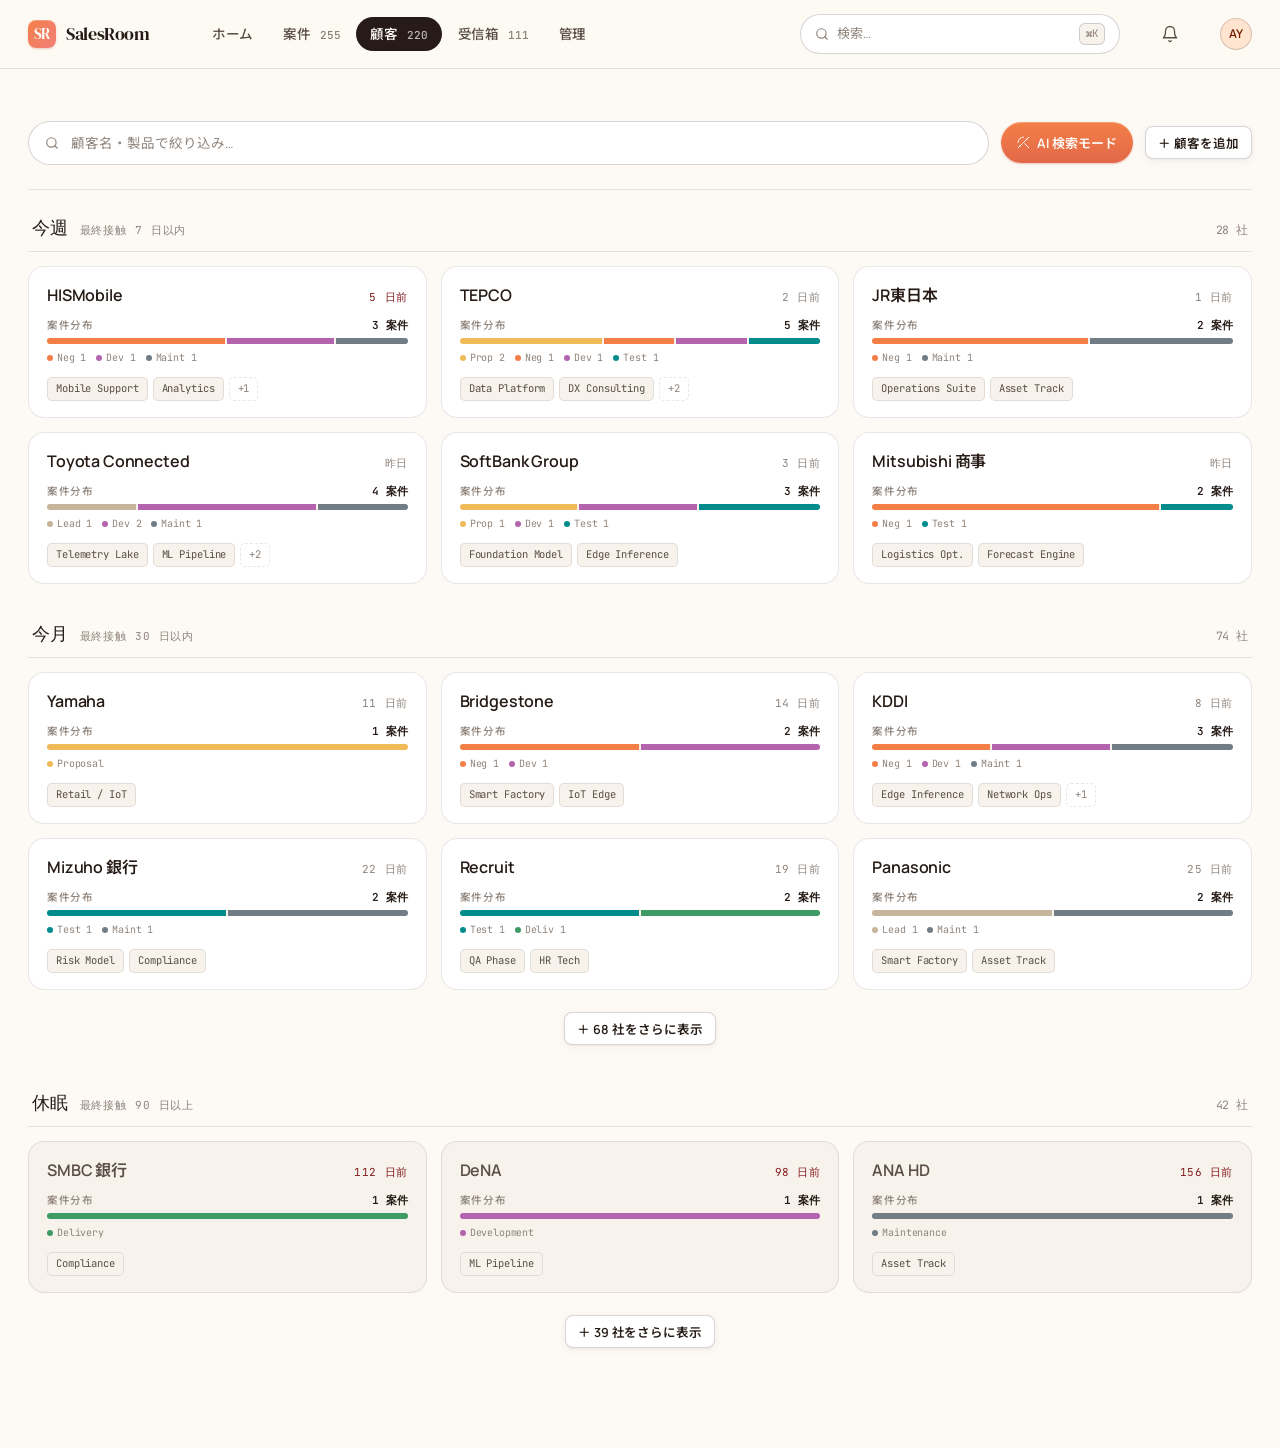
<file: customers.html>
<!DOCTYPE html>
<html lang="ja">
<head>
<meta charset="utf-8">
<meta name="viewport" content="width=device-width,initial-scale=1">
<title>顧客 — SalesRoom</title>
<link rel="stylesheet" href="./shared.css">
<style>
  /* ===== Customers page ===== */
  .cust-head {
    padding: 24px 0 24px;
    border-bottom: 1px solid var(--line);
    margin-bottom: 24px;
  }
  .cust-head .topline {
    display: flex;
    align-items: baseline;
    justify-content: space-between;
    margin-bottom: 20px;
  }
  .cust-head h1 {
    font-family: var(--font-display);
    font-size: 32px;
    letter-spacing: -0.022em;
    line-height: 1.05;
    margin: 0 0 4px;
  }
  .cust-head .sub {
    font-size: 12.5px;
    color: var(--ink-3);
    font-family: var(--font-mono);
    text-transform: uppercase;
    letter-spacing: 0.06em;
  }
  .cust-head .actions { display: flex; gap: 8px; }

  /* Search row — normal search + AI mode toggle */
  .search-row {
    display: flex;
    align-items: center;
    gap: 12px;
  }
  .reg-search {
    flex: 1;
    display: flex;
    align-items: center;
    gap: 10px;
    padding: 11px 16px;
    background: var(--surface);
    border: 1px solid var(--line-strong);
    border-radius: 999px;
    transition: all 200ms var(--ease-out);
  }
  .reg-search:focus-within { border-color: var(--ink-2); }
  .reg-search input {
    flex: 1;
    border: none;
    outline: none;
    background: transparent;
    font-family: inherit;
    font-size: 13.5px;
    color: var(--ink);
  }
  .reg-search input::placeholder { color: var(--ink-3); }
  .reg-search svg { color: var(--ink-3); }

  .ai-mode-btn {
    display: inline-flex;
    align-items: center;
    gap: 7px;
    padding: 11px 16px;
    background: linear-gradient(180deg, var(--ember), oklch(0.66 0.16 35));
    color: var(--on-ember);
    border: none;
    border-radius: 999px;
    font-family: inherit;
    font-size: 13px;
    font-weight: 600;
    cursor: pointer;
    box-shadow: 0 1px 2px oklch(0.55 0.16 35 / 0.30), inset 0 1px 0 oklch(1 0 0 / 0.25);
    flex-shrink: 0;
  }
  .ai-mode-btn:hover { background: linear-gradient(180deg, var(--ember-hover), oklch(0.62 0.16 35)); }

  /* Group sections */
  .group-section { margin-bottom: 36px; }
  .group-head {
    display: flex;
    align-items: baseline;
    gap: 12px;
    padding: 0 4px 10px;
    margin-bottom: 14px;
    border-bottom: 1px solid var(--line);
  }
  .group-head .day {
    font-family: var(--font-display);
    font-size: 18px;
    letter-spacing: -0.012em;
    color: var(--ink);
  }
  .group-head .sub {
    font-family: var(--font-mono);
    font-size: 11px;
    color: var(--ink-3);
    text-transform: uppercase;
    letter-spacing: 0.08em;
  }
  .group-head .ct {
    margin-left: auto;
    font-family: var(--font-mono);
    font-size: 11.5px;
    color: var(--ink-3);
  }

  /* Card grid */
  .cust-grid {
    display: grid;
    grid-template-columns: repeat(3, 1fr);
    gap: 14px;
  }
  .cust-card {
    background: var(--surface);
    border: 1px solid var(--line);
    border-radius: var(--radius-lg);
    padding: 18px 18px 16px;
    display: flex;
    flex-direction: column;
    gap: 12px;
    cursor: pointer;
    transition: all 180ms var(--ease-out);
    text-decoration: none;
    color: inherit;
  }
  .cust-card:hover {
    border-color: var(--line-strong);
    transform: translateY(-2px);
    box-shadow: 0 6px 18px oklch(0.235 0.020 50 / 0.06);
  }
  .cust-card .top {
    display: flex;
    align-items: baseline;
    justify-content: space-between;
    gap: 10px;
  }
  .cust-card .name {
    font-family: var(--font-sans);
    font-size: 16px;
    font-weight: 600;
    color: var(--ink);
    letter-spacing: -0.01em;
    line-height: 1.25;
    margin: 0;
  }
  .cust-card .when {
    font-family: var(--font-mono);
    font-size: 11px;
    color: var(--ink-3);
    flex-shrink: 0;
    font-variant-numeric: tabular-nums;
    text-transform: uppercase;
    letter-spacing: 0.05em;
  }
  .cust-card .when.stale { color: oklch(0.4 0.14 25); }

  /* Mini pipeline distribution bar */
  .pipe-mini {
    display: flex;
    flex-direction: column;
    gap: 4px;
  }
  .pipe-mini .l {
    font-size: 10.5px;
    color: var(--ink-3);
    text-transform: uppercase;
    letter-spacing: 0.06em;
    font-weight: 500;
    display: flex;
    align-items: baseline;
    justify-content: space-between;
  }
  .pipe-mini .l .total {
    font-family: var(--font-mono);
    color: var(--ink);
    font-weight: 600;
    font-size: 11px;
    letter-spacing: 0;
  }
  .pipe-mini .bar {
    display: flex;
    height: 6px;
    gap: 2px;
    border-radius: 999px;
    overflow: hidden;
    background: var(--canvas-sunk);
  }
  .pipe-mini .bar span { display: block; }
  .pipe-mini .legend {
    display: flex;
    gap: 10px;
    font-size: 10px;
    color: var(--ink-3);
    margin-top: 2px;
    font-family: var(--font-mono);
    font-variant-numeric: tabular-nums;
  }
  .pipe-mini .legend .it { display: inline-flex; align-items: center; gap: 4px; }
  .pipe-mini .legend .it .d { width: 6px; height: 6px; border-radius: 999px; }

  .seg-lead { background: oklch(0.78 0.04 75); }
  .seg-prop { background: var(--honey); }
  .seg-neg  { background: var(--ember); }
  .seg-dev  { background: var(--plum); }
  .seg-test { background: oklch(0.58 0.10 195); }
  .seg-del  { background: oklch(0.62 0.12 155); }
  .seg-main { background: oklch(0.58 0.018 240); }

  .cust-card .prods {
    display: flex;
    gap: 5px;
    flex-wrap: wrap;
  }
  .prod-chip {
    font-size: 10.5px;
    padding: 3px 8px;
    border-radius: 5px;
    background: var(--canvas-sunk);
    color: var(--ink-2);
    border: 1px solid var(--line);
    font-family: var(--font-mono);
    letter-spacing: -0.01em;
  }
  .prod-chip.more {
    background: transparent;
    color: var(--ink-3);
    border-style: dashed;
  }

  /* Dormant section (subdued) */
  .cust-card.dormant {
    background: var(--canvas-sunk);
    border-color: var(--line);
  }
  .cust-card.dormant .name { color: var(--ink-2); }

  /* Show more */
  .show-more-row {
    grid-column: 1 / -1;
    display: flex;
    justify-content: center;
    padding: 8px 0;
  }
</style>
</head>
<body>
<div class="app">

  <header class="nav">
    <a class="nav-brand" href="./index.html"><span class="nav-mark">SR</span><span class="nav-name">SalesRoom</span></a>
    <nav class="nav-links">
      <a class="nav-link" href="./home.html">ホーム</a>
      <a class="nav-link" href="./pipeline.html">案件 <span class="count">255</span></a>
      <a class="nav-link active" href="./customers.html">顧客 <span class="count">220</span></a>
      <a class="nav-link" href="./inbox.html">受信箱 <span class="count">111</span></a>
      <a class="nav-link" href="./admin.html">管理</a>
    </nav>
    <div class="nav-grow"></div>
    <div class="nav-search">
      <svg width="14" height="14" viewBox="0 0 24 24" fill="none" stroke="currentColor" stroke-width="2" stroke-linecap="round" stroke-linejoin="round"><circle cx="11" cy="11" r="8"/><path d="m21 21-4.3-4.3"/></svg>
      <span>検索…</span><span class="kbd">⌘K</span>
    </div>
    <button class="btn btn-icon btn-ghost" aria-label="notifications">
      <svg width="18" height="18" viewBox="0 0 24 24" fill="none" stroke="currentColor" stroke-width="1.75" stroke-linecap="round" stroke-linejoin="round"><path d="M6 8a6 6 0 0 1 12 0c0 7 3 9 3 9H3s3-2 3-9"/><path d="M10.3 21a1.94 1.94 0 0 0 3.4 0"/></svg>
    </button>
    <div class="nav-avatar">AY</div>
  </header>

  <main class="page">

    <section class="cust-head">
      <div class="search-row">
        <div class="reg-search">
          <svg width="14" height="14" viewBox="0 0 24 24" fill="none" stroke="currentColor" stroke-width="2" stroke-linecap="round" stroke-linejoin="round"><circle cx="11" cy="11" r="8"/><path d="m21 21-4.3-4.3"/></svg>
          <input placeholder="顧客名・製品で絞り込み…">
        </div>
        <button class="ai-mode-btn">
          <svg width="13" height="13" viewBox="0 0 24 24" fill="none" stroke="currentColor" stroke-width="1.8" stroke-linecap="round" stroke-linejoin="round"><path d="M9.94 14.06 2 22"/><path d="m17.5 5.5 1 1"/><path d="M22 2 12 12"/><path d="M14.06 14.06 22 22"/><path d="m5.5 17.5 1 1"/><path d="M2 12c0-5.52 4.48-10 10-10"/></svg>
          AI 検索モード
        </button>
        <button class="btn btn-secondary btn-sm">＋ 顧客を追加</button>
      </div>
    </section>

    <!-- 今週 (本週内) -->
    <section class="group-section">
      <div class="group-head">
        <span class="day">今週</span>
        <span class="sub">最終接触 7 日以内</span>
        <span class="ct">28 社</span>
      </div>
      <div class="cust-grid">

        <a class="cust-card" href="#">
          <div class="top">
            <h3 class="name">HISMobile</h3>
            <span class="when stale">5 日前</span>
          </div>
          <div class="pipe-mini">
            <div class="l"><span>案件分布</span><span class="total">3 案件</span></div>
            <div class="bar">
              <span class="seg-neg" style="width: 50%;"></span>
              <span class="seg-dev" style="width: 30%;"></span>
              <span class="seg-main" style="width: 20%;"></span>
            </div>
            <div class="legend">
              <span class="it"><span class="d seg-neg"></span>Neg 1</span>
              <span class="it"><span class="d seg-dev"></span>Dev 1</span>
              <span class="it"><span class="d seg-main"></span>Maint 1</span>
            </div>
          </div>
          <div class="prods">
            <span class="prod-chip">Mobile Support</span>
            <span class="prod-chip">Analytics</span>
            <span class="prod-chip more">+1</span>
          </div>
        </a>

        <a class="cust-card" href="#">
          <div class="top">
            <h3 class="name">TEPCO</h3>
            <span class="when">2 日前</span>
          </div>
          <div class="pipe-mini">
            <div class="l"><span>案件分布</span><span class="total">5 案件</span></div>
            <div class="bar">
              <span class="seg-prop" style="width: 40%;"></span>
              <span class="seg-neg" style="width: 20%;"></span>
              <span class="seg-dev" style="width: 20%;"></span>
              <span class="seg-test" style="width: 20%;"></span>
            </div>
            <div class="legend">
              <span class="it"><span class="d seg-prop"></span>Prop 2</span>
              <span class="it"><span class="d seg-neg"></span>Neg 1</span>
              <span class="it"><span class="d seg-dev"></span>Dev 1</span>
              <span class="it"><span class="d seg-test"></span>Test 1</span>
            </div>
          </div>
          <div class="prods">
            <span class="prod-chip">Data Platform</span>
            <span class="prod-chip">DX Consulting</span>
            <span class="prod-chip more">+2</span>
          </div>
        </a>

        <a class="cust-card" href="#">
          <div class="top">
            <h3 class="name">JR東日本</h3>
            <span class="when">1 日前</span>
          </div>
          <div class="pipe-mini">
            <div class="l"><span>案件分布</span><span class="total">2 案件</span></div>
            <div class="bar">
              <span class="seg-neg" style="width: 60%;"></span>
              <span class="seg-main" style="width: 40%;"></span>
            </div>
            <div class="legend">
              <span class="it"><span class="d seg-neg"></span>Neg 1</span>
              <span class="it"><span class="d seg-main"></span>Maint 1</span>
            </div>
          </div>
          <div class="prods">
            <span class="prod-chip">Operations Suite</span>
            <span class="prod-chip">Asset Track</span>
          </div>
        </a>

        <a class="cust-card" href="#">
          <div class="top">
            <h3 class="name">Toyota Connected</h3>
            <span class="when">昨日</span>
          </div>
          <div class="pipe-mini">
            <div class="l"><span>案件分布</span><span class="total">4 案件</span></div>
            <div class="bar">
              <span class="seg-lead" style="width: 25%;"></span>
              <span class="seg-dev" style="width: 50%;"></span>
              <span class="seg-main" style="width: 25%;"></span>
            </div>
            <div class="legend">
              <span class="it"><span class="d seg-lead"></span>Lead 1</span>
              <span class="it"><span class="d seg-dev"></span>Dev 2</span>
              <span class="it"><span class="d seg-main"></span>Maint 1</span>
            </div>
          </div>
          <div class="prods">
            <span class="prod-chip">Telemetry Lake</span>
            <span class="prod-chip">ML Pipeline</span>
            <span class="prod-chip more">+2</span>
          </div>
        </a>

        <a class="cust-card" href="#">
          <div class="top">
            <h3 class="name">SoftBank Group</h3>
            <span class="when">3 日前</span>
          </div>
          <div class="pipe-mini">
            <div class="l"><span>案件分布</span><span class="total">3 案件</span></div>
            <div class="bar">
              <span class="seg-prop" style="width: 33%;"></span>
              <span class="seg-dev" style="width: 33%;"></span>
              <span class="seg-test" style="width: 34%;"></span>
            </div>
            <div class="legend">
              <span class="it"><span class="d seg-prop"></span>Prop 1</span>
              <span class="it"><span class="d seg-dev"></span>Dev 1</span>
              <span class="it"><span class="d seg-test"></span>Test 1</span>
            </div>
          </div>
          <div class="prods">
            <span class="prod-chip">Foundation Model</span>
            <span class="prod-chip">Edge Inference</span>
          </div>
        </a>

        <a class="cust-card" href="#">
          <div class="top">
            <h3 class="name">Mitsubishi 商事</h3>
            <span class="when">昨日</span>
          </div>
          <div class="pipe-mini">
            <div class="l"><span>案件分布</span><span class="total">2 案件</span></div>
            <div class="bar">
              <span class="seg-neg" style="width: 80%;"></span>
              <span class="seg-test" style="width: 20%;"></span>
            </div>
            <div class="legend">
              <span class="it"><span class="d seg-neg"></span>Neg 1</span>
              <span class="it"><span class="d seg-test"></span>Test 1</span>
            </div>
          </div>
          <div class="prods">
            <span class="prod-chip">Logistics Opt.</span>
            <span class="prod-chip">Forecast Engine</span>
          </div>
        </a>

      </div>
    </section>

    <!-- 今月 (1ヶ月以内) -->
    <section class="group-section">
      <div class="group-head">
        <span class="day">今月</span>
        <span class="sub">最終接触 30 日以内</span>
        <span class="ct">74 社</span>
      </div>
      <div class="cust-grid">

        <a class="cust-card" href="#">
          <div class="top">
            <h3 class="name">Yamaha</h3>
            <span class="when">11 日前</span>
          </div>
          <div class="pipe-mini">
            <div class="l"><span>案件分布</span><span class="total">1 案件</span></div>
            <div class="bar">
              <span class="seg-prop" style="width: 100%;"></span>
            </div>
            <div class="legend"><span class="it"><span class="d seg-prop"></span>Proposal</span></div>
          </div>
          <div class="prods">
            <span class="prod-chip">Retail / IoT</span>
          </div>
        </a>

        <a class="cust-card" href="#">
          <div class="top">
            <h3 class="name">Bridgestone</h3>
            <span class="when">14 日前</span>
          </div>
          <div class="pipe-mini">
            <div class="l"><span>案件分布</span><span class="total">2 案件</span></div>
            <div class="bar">
              <span class="seg-neg" style="width: 50%;"></span>
              <span class="seg-dev" style="width: 50%;"></span>
            </div>
            <div class="legend">
              <span class="it"><span class="d seg-neg"></span>Neg 1</span>
              <span class="it"><span class="d seg-dev"></span>Dev 1</span>
            </div>
          </div>
          <div class="prods">
            <span class="prod-chip">Smart Factory</span>
            <span class="prod-chip">IoT Edge</span>
          </div>
        </a>

        <a class="cust-card" href="#">
          <div class="top">
            <h3 class="name">KDDI</h3>
            <span class="when">8 日前</span>
          </div>
          <div class="pipe-mini">
            <div class="l"><span>案件分布</span><span class="total">3 案件</span></div>
            <div class="bar">
              <span class="seg-neg" style="width: 33%;"></span>
              <span class="seg-dev" style="width: 33%;"></span>
              <span class="seg-main" style="width: 34%;"></span>
            </div>
            <div class="legend">
              <span class="it"><span class="d seg-neg"></span>Neg 1</span>
              <span class="it"><span class="d seg-dev"></span>Dev 1</span>
              <span class="it"><span class="d seg-main"></span>Maint 1</span>
            </div>
          </div>
          <div class="prods">
            <span class="prod-chip">Edge Inference</span>
            <span class="prod-chip">Network Ops</span>
            <span class="prod-chip more">+1</span>
          </div>
        </a>

        <a class="cust-card" href="#">
          <div class="top">
            <h3 class="name">Mizuho 銀行</h3>
            <span class="when">22 日前</span>
          </div>
          <div class="pipe-mini">
            <div class="l"><span>案件分布</span><span class="total">2 案件</span></div>
            <div class="bar">
              <span class="seg-test" style="width: 50%;"></span>
              <span class="seg-main" style="width: 50%;"></span>
            </div>
            <div class="legend">
              <span class="it"><span class="d seg-test"></span>Test 1</span>
              <span class="it"><span class="d seg-main"></span>Maint 1</span>
            </div>
          </div>
          <div class="prods">
            <span class="prod-chip">Risk Model</span>
            <span class="prod-chip">Compliance</span>
          </div>
        </a>

        <a class="cust-card" href="#">
          <div class="top">
            <h3 class="name">Recruit</h3>
            <span class="when">19 日前</span>
          </div>
          <div class="pipe-mini">
            <div class="l"><span>案件分布</span><span class="total">2 案件</span></div>
            <div class="bar">
              <span class="seg-test" style="width: 50%;"></span>
              <span class="seg-del" style="width: 50%;"></span>
            </div>
            <div class="legend">
              <span class="it"><span class="d seg-test"></span>Test 1</span>
              <span class="it"><span class="d seg-del"></span>Deliv 1</span>
            </div>
          </div>
          <div class="prods">
            <span class="prod-chip">QA Phase</span>
            <span class="prod-chip">HR Tech</span>
          </div>
        </a>

        <a class="cust-card" href="#">
          <div class="top">
            <h3 class="name">Panasonic</h3>
            <span class="when">25 日前</span>
          </div>
          <div class="pipe-mini">
            <div class="l"><span>案件分布</span><span class="total">2 案件</span></div>
            <div class="bar">
              <span class="seg-lead" style="width: 50%;"></span>
              <span class="seg-main" style="width: 50%;"></span>
            </div>
            <div class="legend">
              <span class="it"><span class="d seg-lead"></span>Lead 1</span>
              <span class="it"><span class="d seg-main"></span>Maint 1</span>
            </div>
          </div>
          <div class="prods">
            <span class="prod-chip">Smart Factory</span>
            <span class="prod-chip">Asset Track</span>
          </div>
        </a>

        <div class="show-more-row">
          <button class="btn btn-secondary btn-sm">＋ 68 社をさらに表示</button>
        </div>

      </div>
    </section>

    <!-- 休眠 (90 日以上) -->
    <section class="group-section">
      <div class="group-head">
        <span class="day">休眠</span>
        <span class="sub">最終接触 90 日以上</span>
        <span class="ct">42 社</span>
      </div>
      <div class="cust-grid">

        <a class="cust-card dormant" href="#">
          <div class="top">
            <h3 class="name">SMBC 銀行</h3>
            <span class="when stale">112 日前</span>
          </div>
          <div class="pipe-mini">
            <div class="l"><span>案件分布</span><span class="total">1 案件</span></div>
            <div class="bar">
              <span class="seg-del" style="width: 100%;"></span>
            </div>
            <div class="legend"><span class="it"><span class="d seg-del"></span>Delivery</span></div>
          </div>
          <div class="prods">
            <span class="prod-chip">Compliance</span>
          </div>
        </a>

        <a class="cust-card dormant" href="#">
          <div class="top">
            <h3 class="name">DeNA</h3>
            <span class="when stale">98 日前</span>
          </div>
          <div class="pipe-mini">
            <div class="l"><span>案件分布</span><span class="total">1 案件</span></div>
            <div class="bar">
              <span class="seg-dev" style="width: 100%;"></span>
            </div>
            <div class="legend"><span class="it"><span class="d seg-dev"></span>Development</span></div>
          </div>
          <div class="prods">
            <span class="prod-chip">ML Pipeline</span>
          </div>
        </a>

        <a class="cust-card dormant" href="#">
          <div class="top">
            <h3 class="name">ANA HD</h3>
            <span class="when stale">156 日前</span>
          </div>
          <div class="pipe-mini">
            <div class="l"><span>案件分布</span><span class="total">1 案件</span></div>
            <div class="bar">
              <span class="seg-main" style="width: 100%;"></span>
            </div>
            <div class="legend"><span class="it"><span class="d seg-main"></span>Maintenance</span></div>
          </div>
          <div class="prods">
            <span class="prod-chip">Asset Track</span>
          </div>
        </a>

        <div class="show-more-row">
          <button class="btn btn-secondary btn-sm">＋ 39 社をさらに表示</button>
        </div>

      </div>
    </section>

  </main>
</div>
</body>
</html>
</file>
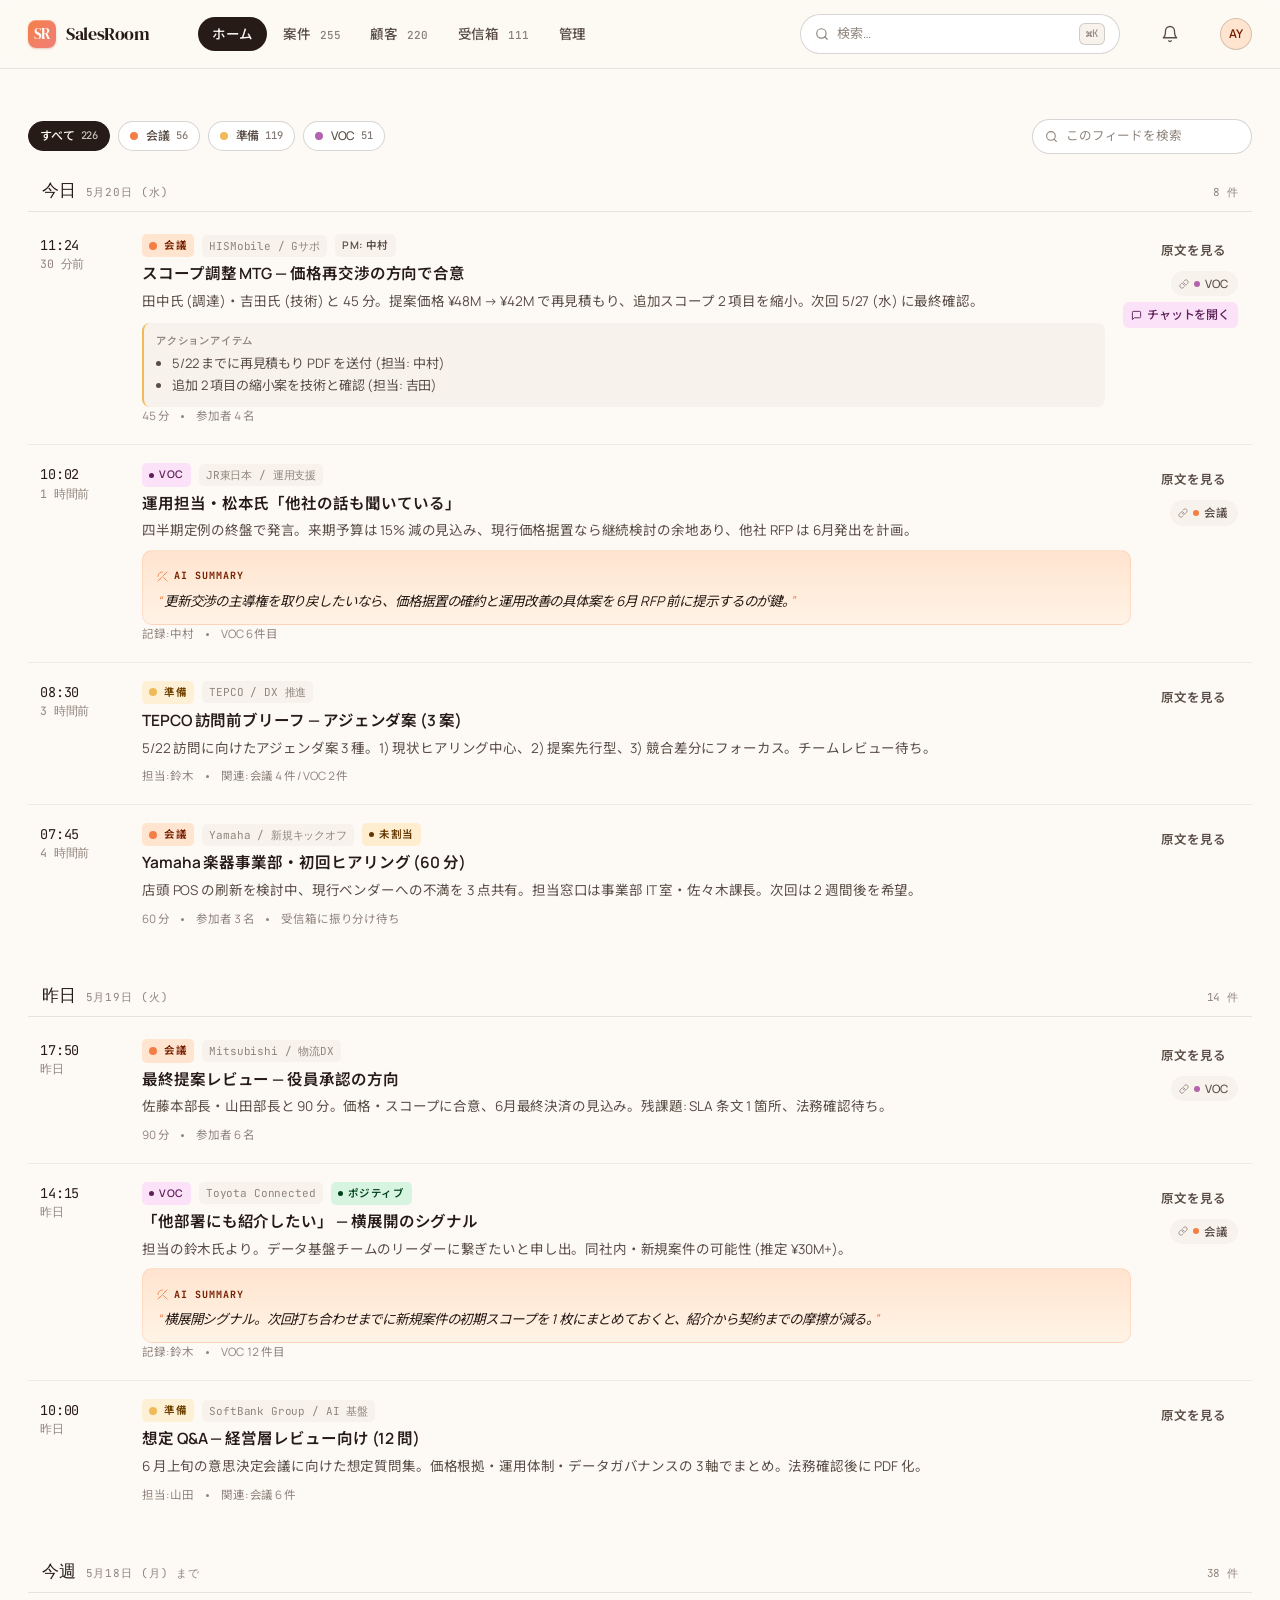
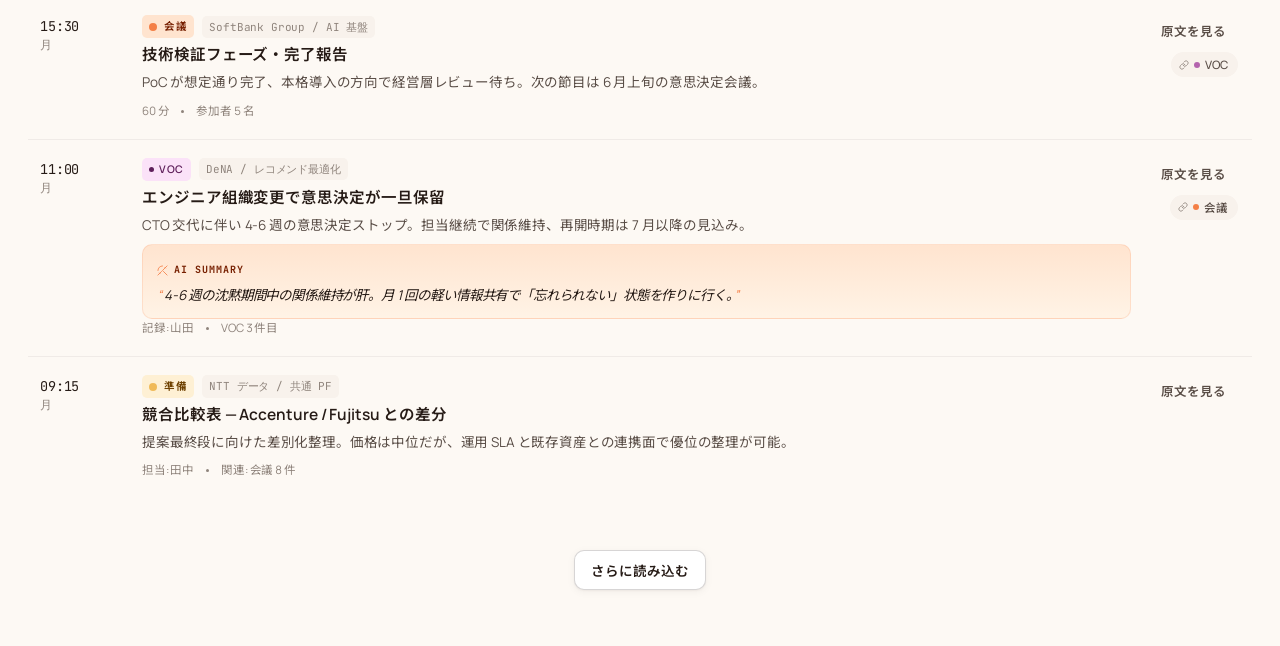
<file: home.html>
<!DOCTYPE html>
<html lang="ja">
<head>
<meta charset="utf-8">
<meta name="viewport" content="width=device-width,initial-scale=1">
<title>ホーム — SalesRoom</title>
<link rel="stylesheet" href="./shared.css">
<style>
  /* ===== Home page ===== */

  .page-h-row {
    display: flex;
    align-items: baseline;
    justify-content: space-between;
    padding: 8px 0 22px;
    margin-bottom: 4px;
    border-bottom: 1px solid var(--line);
  }
  .page-h-row h1 {
    font-family: var(--font-display);
    font-size: 34px;
    letter-spacing: -0.025em;
    line-height: 1.05;
    margin: 0;
  }
  .page-h-row h1 em {
    font-style: italic;
    color: var(--ember);
    font-weight: 400;
  }
  .page-h-row .when {
    font-family: var(--font-mono);
    font-size: 11.5px;
    color: var(--ink-3);
    text-transform: uppercase;
    letter-spacing: 0.08em;
  }

  /* ===== Activity feed ===== */

  .feed-toolbar {
    display: flex;
    align-items: center;
    gap: 8px;
    padding: 22px 0 24px;
    flex-wrap: wrap;
  }
  .feed-toolbar .grow { flex: 1; }
  .feed-search {
    display: flex;
    align-items: center;
    gap: 8px;
    padding: 7px 12px;
    background: var(--surface);
    border: 1px solid var(--line-strong);
    border-radius: 999px;
    font-size: 12.5px;
    color: var(--ink-3);
    width: 220px;
  }
  .feed-search svg { color: var(--ink-3); }

  .feed-group {
    margin-bottom: 36px;
  }
  .feed-group-label {
    display: flex;
    align-items: baseline;
    gap: 10px;
    margin-bottom: 4px;
    padding: 0 14px 8px;
    border-bottom: 1px solid var(--line);
  }
  .feed-group-label .day {
    font-family: var(--font-display);
    font-size: 17px;
    letter-spacing: -0.012em;
    color: var(--ink);
  }
  .feed-group-label .date {
    font-family: var(--font-mono);
    font-size: 11px;
    color: var(--ink-3);
    text-transform: uppercase;
    letter-spacing: 0.08em;
  }
  .feed-group-label .ct {
    margin-left: auto;
    font-family: var(--font-mono);
    font-size: 11px;
    color: var(--ink-3);
  }

  .feed-item {
    display: grid;
    grid-template-columns: 84px 1fr auto;
    gap: 18px;
    align-items: flex-start;
    padding: 18px 14px 18px 12px;
    border-bottom: 1px solid var(--line-subtle);
    transition: background 150ms var(--ease-out);
  }
  .feed-item:last-child { border-bottom: none; }
  .feed-item:hover { background: var(--surface-warm); }
  .feed-item .when-col {
    font-family: var(--font-mono);
    font-size: 11.5px;
    color: var(--ink-3);
    padding-top: 2px;
    line-height: 1.35;
  }
  .feed-item .when-col .clock {
    color: var(--ink);
    font-size: 13.5px;
    margin-bottom: 2px;
    font-variant-numeric: tabular-nums;
  }
  .feed-item .body { min-width: 0; }
  .feed-item .body .top {
    display: flex;
    align-items: center;
    gap: 8px;
    margin-bottom: 6px;
    flex-wrap: wrap;
  }
  .feed-item .body .proj {
    font-family: var(--font-mono);
    font-size: 11px;
    color: var(--ink-3);
    background: var(--canvas-sunk);
    padding: 2px 7px;
    border-radius: 5px;
  }
  .feed-item .body .title {
    font-size: 15.5px;
    font-weight: 600;
    color: var(--ink);
    line-height: 1.4;
    margin: 0 0 6px;
    letter-spacing: -0.005em;
  }
  .feed-item .body .summary {
    font-size: 13.5px;
    color: var(--ink-2);
    line-height: 1.6;
    margin: 0 0 8px;
    display: -webkit-box;
    -webkit-line-clamp: 3;
    -webkit-box-orient: vertical;
    overflow: hidden;
    text-wrap: pretty;
  }
  .feed-item .body .meta {
    display: flex;
    align-items: center;
    gap: 12px;
    font-size: 11.5px;
    color: var(--ink-3);
    font-variant-numeric: tabular-nums;
  }
  .feed-item .body .meta .dot { width: 3px; height: 3px; background: currentColor; border-radius: 999px; }

  .feed-item .actions {
    display: flex;
    flex-direction: column;
    align-items: flex-end;
    gap: 6px;
  }
  .feed-item .actions .row-tight { gap: 4px; }

  /* Action items (real product feature on VOC/meeting cards) */
  .action-items {
    margin-top: 10px;
    padding: 10px 12px;
    background: var(--canvas-sunk);
    border-radius: 8px;
    border-left: 2px solid var(--honey);
  }
  .action-items .l {
    font-family: var(--font-mono);
    font-size: 10px;
    text-transform: uppercase;
    letter-spacing: 0.08em;
    color: var(--ink-3);
    margin-bottom: 4px;
    font-weight: 600;
  }
  .action-items ul {
    margin: 0;
    padding-left: 16px;
    font-size: 13px;
    color: var(--ink-2);
    line-height: 1.55;
  }
  .action-items ul li { margin-bottom: 2px; }

  /* AI summary block — only for VOC (real product feature) */
  .ai-summary {
    margin-top: 8px;
    padding: 12px 14px;
    background: linear-gradient(180deg, var(--ember-tint), oklch(0.97 0.022 70));
    border: 1px solid oklch(0.72 0.16 45 / 0.16);
    border-radius: 10px;
  }
  .ai-summary .l {
    display: inline-flex;
    align-items: center;
    gap: 6px;
    font-family: var(--font-mono);
    font-size: 10px;
    text-transform: uppercase;
    letter-spacing: 0.1em;
    color: var(--ember-ink);
    font-weight: 700;
    margin-bottom: 6px;
  }
  .ai-summary .l svg { color: var(--ember); }
  .ai-summary p {
    margin: 0;
    font-size: 13.5px;
    color: var(--ink);
    line-height: 1.55;
    font-style: italic;
  }
  .ai-summary p::before { content: '\201C'; color: var(--ember); margin-right: 2px; }
  .ai-summary p::after { content: '\201D'; color: var(--ember); margin-left: 2px; }

  /* Type-color dots */
  .typedot {
    width: 8px;
    height: 8px;
    border-radius: 999px;
    display: inline-block;
    margin-right: 2px;
  }
  .typedot.meeting { background: var(--ember); }
  .typedot.voc { background: var(--plum); }
  .typedot.prep { background: var(--honey); }

  /* Bottom — load more */
  .feed-more {
    text-align: center;
    padding: 16px 0 0;
  }

  /* Chat-open mini link (real product feature on some cards) */
  .chat-open {
    display: inline-flex;
    align-items: center;
    gap: 5px;
    font-size: 12px;
    color: var(--plum-ink);
    text-decoration: none;
    padding: 4px 8px;
    border-radius: 6px;
    background: var(--plum-tint);
    font-weight: 500;
  }
  .chat-open:hover { background: oklch(0.92 0.06 330); }

  /* Related-link pill (real product feature: 🔗 💬 VOC / 🔗 📅 会議) */
  .rel-link {
    display: inline-flex;
    align-items: center;
    gap: 5px;
    font-size: 11.5px;
    color: var(--ink-2);
    text-decoration: none;
    padding: 3px 9px 3px 7px;
    border-radius: 999px;
    background: var(--canvas-sunk);
    font-weight: 500;
    border: 1px solid transparent;
    transition: all 150ms var(--ease-out);
    white-space: nowrap;
  }
  .rel-link:hover { background: var(--surface); border-color: var(--line-strong); color: var(--ink); }
  .rel-link .link-icon { color: var(--ink-3); flex-shrink: 0; }
  .rel-link .type-dot { width: 6px; height: 6px; border-radius: 999px; flex-shrink: 0; }
  .rel-link .type-dot.voc { background: var(--plum); }
  .rel-link .type-dot.meeting { background: var(--ember); }

  /* ============================================================
     DRAWER STYLES — START
     Rollback: delete this entire block + restore modal markup
                from <!-- ROLLBACK: MODAL MARKUP --> + restore
                modal-IIFE in <script>.
     ============================================================ */
  .doc-drawer {
    position: fixed;
    inset: 0;
    display: none;
    z-index: 50;
  }
  .doc-drawer[data-open="true"] { display: block; }
  .doc-drawer .drawer-backdrop {
    position: absolute;
    inset: 0;
    background: oklch(0.235 0.020 50 / 0.20);
    backdrop-filter: blur(1.5px);
    -webkit-backdrop-filter: blur(1.5px);
    animation: drawerFadeIn 160ms ease-out;
  }
  .doc-drawer .drawer-panel {
    position: absolute;
    top: 0; bottom: 0; right: 0;
    width: 760px;
    max-width: calc(100vw - 200px);
    background: var(--surface);
    border-left: 1px solid var(--line);
    box-shadow:
      -1px 0 0 oklch(1 0 0 / 0.6) inset,
      -16px 0 32px -12px oklch(0.235 0.020 50 / 0.16),
      -4px 0 8px -4px oklch(0.235 0.020 50 / 0.08);
    display: flex;
    flex-direction: column;
    animation: drawerSlideIn 240ms cubic-bezier(0.22, 1, 0.36, 1);
    transition: width 220ms cubic-bezier(0.22, 1, 0.36, 1),
                max-width 220ms cubic-bezier(0.22, 1, 0.36, 1),
                top 220ms cubic-bezier(0.22, 1, 0.36, 1),
                bottom 220ms cubic-bezier(0.22, 1, 0.36, 1),
                right 220ms cubic-bezier(0.22, 1, 0.36, 1),
                border-radius 220ms cubic-bezier(0.22, 1, 0.36, 1);
  }
  @keyframes drawerFadeIn { from { opacity: 0; } to { opacity: 1; } }
  @keyframes drawerSlideIn {
    from { transform: translateX(28px); opacity: 0; }
    to { transform: none; opacity: 1; }
  }

  /* Fullscreen mode — centered card at 90vw, max 1200px */
  .doc-drawer[data-fullscreen="true"] .drawer-backdrop {
    background: oklch(0.235 0.020 50 / 0.40);
  }
  .doc-drawer[data-fullscreen="true"] .drawer-panel {
    top: 40px;
    bottom: 40px;
    right: 50%;
    width: min(1200px, 90vw);
    max-width: 90vw;
    transform: translateX(50%);
    border-left: 1px solid var(--line);
    border-radius: 18px;
    overflow: hidden;
    box-shadow:
      0 1px 0 oklch(1 0 0 / 0.6) inset,
      0 32px 64px -24px oklch(0.235 0.020 50 / 0.28),
      0 12px 24px -12px oklch(0.235 0.020 50 / 0.12);
  }
  .doc-drawer[data-fullscreen="true"] .drawer-body {
    padding: 36px clamp(36px, 8vw, 96px) 32px;
  }
  .doc-drawer[data-fullscreen="true"] .drawer-body .meta-table {
    max-width: 640px;
  }

  .doc-drawer .drawer-h {
    display: flex;
    align-items: center;
    gap: 8px;
    padding: 12px 14px 12px 18px;
    border-bottom: 1px solid var(--line);
    background: var(--surface-warm);
    flex-shrink: 0;
  }
  .doc-drawer .drawer-h .doc-ic {
    width: 22px; height: 22px; border-radius: 6px;
    background: var(--canvas-sunk);
    display: inline-flex; align-items: center; justify-content: center;
    color: var(--ink-3);
    flex-shrink: 0;
  }
  .doc-drawer .drawer-h .doc-fn {
    font-family: var(--font-mono);
    font-size: 12.5px;
    color: var(--ink-2);
    letter-spacing: -0.005em;
    white-space: nowrap;
    overflow: hidden;
    text-overflow: ellipsis;
    min-width: 0;
  }
  .doc-drawer .drawer-h .doc-fn strong { color: var(--ink); font-weight: 600; }
  .doc-drawer .drawer-h .doc-type {
    font-family: var(--font-mono);
    font-size: 10.5px;
    text-transform: uppercase;
    letter-spacing: 0.08em;
    font-weight: 700;
    padding: 3px 8px;
    border-radius: 5px;
    display: inline-flex;
    align-items: center;
    gap: 5px;
    flex-shrink: 0;
  }
  .doc-drawer .drawer-h .doc-type.meeting { background: var(--canvas-sunk); color: var(--ink-2); }
  .doc-drawer .drawer-h .doc-type.voc { background: var(--plum-tint); color: var(--plum-ink); }
  .doc-drawer .drawer-h .doc-type.prep { background: var(--honey-tint); color: var(--honey-ink); }
  .doc-drawer .drawer-h .doc-type .dot { width: 5px; height: 5px; border-radius: 999px; background: currentColor; }
  .doc-drawer .drawer-h .grow { flex: 1; }

  .drawer-nav {
    display: inline-flex;
    align-items: center;
    background: var(--canvas-sunk);
    border-radius: 8px;
    padding: 2px;
    flex-shrink: 0;
  }
  .drawer-nav-btn {
    width: 26px; height: 26px;
    border: 0;
    background: transparent;
    border-radius: 6px;
    color: var(--ink-2);
    cursor: pointer;
    display: inline-flex;
    align-items: center;
    justify-content: center;
    transition: background 120ms ease-out, color 120ms ease-out, opacity 120ms ease-out;
    padding: 0;
  }
  .drawer-nav-btn:hover:not(:disabled) { background: var(--surface); color: var(--ink); }
  .drawer-nav-btn:disabled { opacity: 0.35; cursor: not-allowed; }
  .drawer-nav-counter {
    padding: 0 8px;
    color: var(--ink-3);
    font-family: var(--font-mono);
    font-size: 11px;
    letter-spacing: 0.02em;
    user-select: none;
  }

  .doc-drawer .drawer-h .drawer-close,
  .doc-drawer .drawer-h .drawer-fullscreen {
    width: 30px; height: 30px;
    border-radius: 8px;
    border: 1px solid transparent;
    background: transparent;
    color: var(--ink-3);
    display: inline-flex;
    align-items: center;
    justify-content: center;
    cursor: pointer;
    transition: all 120ms ease-out;
    flex-shrink: 0;
  }
  .doc-drawer .drawer-h .drawer-close:hover,
  .doc-drawer .drawer-h .drawer-fullscreen:hover {
    background: var(--canvas-sunk); color: var(--ink); border-color: var(--line);
  }
  .doc-drawer[data-fullscreen="true"] .drawer-h .drawer-fullscreen {
    color: var(--ember-ink); background: var(--ember-tint); border-color: transparent;
  }
  .doc-drawer .drawer-h .drawer-fullscreen .ic-expand { display: inline-flex; }
  .doc-drawer .drawer-h .drawer-fullscreen .ic-collapse { display: none; }
  .doc-drawer[data-fullscreen="true"] .drawer-h .drawer-fullscreen .ic-expand { display: none; }
  .doc-drawer[data-fullscreen="true"] .drawer-h .drawer-fullscreen .ic-collapse { display: inline-flex; }

  .doc-drawer .drawer-body {
    padding: 28px 36px 24px;
    overflow-y: auto;
    flex: 1;
    font-size: 14px;
    line-height: 1.65;
    color: var(--ink);
  }
  .doc-drawer .drawer-body h1 {
    font-family: var(--font-display);
    font-size: 26px;
    letter-spacing: -0.022em;
    line-height: 1.16;
    margin: 0 0 14px;
    font-weight: 400;
  }
  .doc-drawer .drawer-body h2 {
    font-family: var(--font-display);
    font-size: 18px;
    letter-spacing: -0.015em;
    line-height: 1.25;
    margin: 24px 0 10px;
    font-weight: 400;
  }
  .doc-drawer .drawer-body h3 {
    font-size: 12.5px;
    font-weight: 700;
    letter-spacing: 0.02em;
    text-transform: uppercase;
    color: var(--ink-2);
    margin: 18px 0 6px;
  }
  .doc-drawer .drawer-body p { margin: 0 0 12px; color: var(--ink); }
  .doc-drawer .drawer-body strong { color: var(--ink); font-weight: 600; }
  .doc-drawer .drawer-body em { color: var(--ink-2); font-style: italic; }
  .doc-drawer .drawer-body hr {
    border: 0;
    border-top: 1px solid var(--line);
    margin: 22px 0;
  }
  .doc-drawer .drawer-body ul,
  .doc-drawer .drawer-body ol {
    margin: 0 0 12px;
    padding-left: 20px;
    color: var(--ink);
  }
  .doc-drawer .drawer-body ul li,
  .doc-drawer .drawer-body ol li { margin-bottom: 4px; }
  .doc-drawer .drawer-body ul ul,
  .doc-drawer .drawer-body ul ol,
  .doc-drawer .drawer-body ol ul { margin: 4px 0 4px; }
  .doc-drawer .drawer-body blockquote {
    border-left: 2px solid var(--ember);
    background: var(--ember-tint);
    margin: 14px 0;
    padding: 12px 16px;
    color: var(--ink-2);
    border-radius: 0 8px 8px 0;
  }
  .doc-drawer .drawer-body code {
    font-family: var(--font-mono);
    font-size: 12px;
    background: var(--canvas-sunk);
    padding: 1px 6px;
    border-radius: 4px;
    color: var(--ink);
  }
  .doc-drawer .drawer-body .meta-table {
    display: grid;
    grid-template-columns: max-content 1fr;
    gap: 6px 22px;
    padding: 14px 18px;
    background: var(--canvas-sunk);
    border-radius: 10px;
    font-size: 13px;
    margin: 0 0 18px;
  }
  .doc-drawer .drawer-body .meta-table dt {
    font-family: var(--font-mono);
    font-size: 10.5px;
    text-transform: uppercase;
    letter-spacing: 0.08em;
    color: var(--ink-3);
    font-weight: 600;
    margin: 0;
    align-self: baseline;
  }
  .doc-drawer .drawer-body .meta-table dd { margin: 0; color: var(--ink); }
  .doc-drawer .drawer-body .meta-table dd .muted { color: var(--ink-3); }

  .doc-drawer .drawer-foot {
    padding: 9px 18px 9px;
    border-top: 1px solid var(--line);
    display: flex;
    gap: 22px;
    font-size: 10.5px;
    font-family: var(--font-mono);
    color: var(--ink-3);
    text-transform: uppercase;
    letter-spacing: 0.08em;
    background: var(--surface-warm);
    flex-shrink: 0;
  }
  .doc-drawer .drawer-foot .grow { flex: 1; }
  .doc-drawer .drawer-foot kbd {
    padding: 0 6px;
    margin-right: 6px;
    border: 1px solid var(--line);
    border-bottom-width: 2px;
    border-radius: 4px;
    font-family: var(--font-mono);
    font-size: 10px;
    background: var(--surface);
    color: var(--ink-2);
    text-transform: none;
    letter-spacing: 0;
    line-height: 1.4;
    display: inline-block;
  }

  /* "関連文書" — appended to drawer body when current doc has relations */
  .doc-drawer .drawer-relations {
    margin-top: 28px;
    padding: 16px 18px 14px;
    background: var(--canvas-sunk);
    border-radius: 12px;
    border: 1px solid var(--line);
  }
  .doc-drawer .drawer-relations .dr-label {
    font-family: var(--font-mono);
    font-size: 10.5px;
    text-transform: uppercase;
    letter-spacing: 0.1em;
    color: var(--ink-3);
    font-weight: 700;
    margin-bottom: 10px;
  }
  .doc-drawer .drawer-relations .dr-items {
    display: flex;
    flex-wrap: wrap;
    gap: 8px;
  }
  .doc-drawer .drawer-relations .drawer-rel {
    display: inline-flex;
    align-items: center;
    gap: 8px;
    text-decoration: none;
    padding: 9px 12px 9px 10px;
    background: var(--surface);
    border: 1px solid var(--line);
    border-radius: 10px;
    color: var(--ink);
    font-size: 12.5px;
    transition: background 150ms var(--ease-out),
                border-color 150ms var(--ease-out),
                transform 150ms var(--ease-out),
                box-shadow 150ms var(--ease-out);
    line-height: 1.3;
    max-width: 100%;
  }
  .doc-drawer .drawer-relations .drawer-rel:hover {
    background: var(--surface-warm);
    border-color: var(--line-strong);
    transform: translateY(-1px);
    box-shadow: 0 2px 8px -4px oklch(0.235 0.020 50 / 0.16);
  }
  .doc-drawer .drawer-relations .drawer-rel .rel-icon {
    color: var(--ink-3);
    flex-shrink: 0;
    display: inline-flex;
    line-height: 0;
  }
  .doc-drawer .drawer-relations .drawer-rel .rel-dot {
    width: 7px;
    height: 7px;
    border-radius: 999px;
    flex-shrink: 0;
  }
  .doc-drawer .drawer-relations .drawer-rel .rel-dot.voc { background: var(--plum); }
  .doc-drawer .drawer-relations .drawer-rel .rel-dot.meeting { background: var(--ember); }
  .doc-drawer .drawer-relations .drawer-rel .rel-label {
    font-family: var(--font-mono);
    font-size: 10.5px;
    text-transform: uppercase;
    letter-spacing: 0.1em;
    font-weight: 700;
    color: var(--ink-2);
  }
  .doc-drawer .drawer-relations .drawer-rel .rel-fn {
    font-family: var(--font-mono);
    font-size: 11.5px;
    color: var(--ink-2);
    border-left: 1px solid var(--line);
    padding-left: 10px;
    margin-left: 2px;
    white-space: nowrap;
    overflow: hidden;
    text-overflow: ellipsis;
    max-width: 360px;
  }
  .doc-drawer .drawer-relations .drawer-rel .rel-arrow {
    color: var(--ink-3);
    margin-left: 2px;
    display: inline-flex;
    line-height: 0;
    transition: transform 150ms var(--ease-out), color 150ms var(--ease-out);
  }
  .doc-drawer .drawer-relations .drawer-rel:hover .rel-arrow {
    color: var(--ember);
    transform: translateX(3px);
  }

  /* highlight card whose drawer is currently open */
  .feed-item[data-doc-active] {
    border-color: var(--ember);
    box-shadow: 0 0 0 1px var(--ember-tint) inset;
  }
  /* ============================================================
     DRAWER STYLES — END
     ============================================================ */
</style>
</head>
<body>
<div class="app">

  <!-- ===== NAV ===== -->
  <header class="nav">
    <a class="nav-brand" href="./index.html">
      <span class="nav-mark">SR</span>
      <span class="nav-name">SalesRoom</span>
    </a>
    <nav class="nav-links">
      <a class="nav-link active" href="./home.html">ホーム</a>
      <a class="nav-link" href="./pipeline.html">案件 <span class="count">255</span></a>
      <a class="nav-link" href="./customers.html">顧客 <span class="count">220</span></a>
      <a class="nav-link" href="./inbox.html">受信箱 <span class="count">111</span></a>
      <a class="nav-link" href="./admin.html">管理</a>
    </nav>
    <div class="nav-grow"></div>
    <div class="nav-search">
      <svg width="14" height="14" viewBox="0 0 24 24" fill="none" stroke="currentColor" stroke-width="2" stroke-linecap="round" stroke-linejoin="round"><circle cx="11" cy="11" r="8"/><path d="m21 21-4.3-4.3"/></svg>
      <span>検索…</span>
      <span class="kbd">⌘K</span>
    </div>
    <button class="btn btn-icon btn-ghost" aria-label="notifications">
      <svg width="18" height="18" viewBox="0 0 24 24" fill="none" stroke="currentColor" stroke-width="1.75" stroke-linecap="round" stroke-linejoin="round"><path d="M6 8a6 6 0 0 1 12 0c0 7 3 9 3 9H3s3-2 3-9"/><path d="M10.3 21a1.94 1.94 0 0 0 3.4 0"/></svg>
    </button>
    <div class="nav-avatar">AY</div>
  </header>

  <!-- ===== PAGE ===== -->
  <main class="page">

    <!-- ===== ACTIVITY FEED ===== -->
    <section>

      <div class="feed-toolbar">
        <span class="chip active">すべて <span class="count">226</span></span>
        <span class="chip"><span class="typedot meeting"></span>会議 <span class="count">56</span></span>
        <span class="chip"><span class="typedot prep"></span>準備 <span class="count">119</span></span>
        <span class="chip"><span class="typedot voc"></span>VOC <span class="count">51</span></span>
        <div class="grow"></div>
        <div class="feed-search">
          <svg width="13" height="13" viewBox="0 0 24 24" fill="none" stroke="currentColor" stroke-width="2" stroke-linecap="round" stroke-linejoin="round"><circle cx="11" cy="11" r="8"/><path d="m21 21-4.3-4.3"/></svg>
          <span>このフィードを検索</span>
        </div>
      </div>

      <!-- TODAY -->
      <div class="feed-group">
        <div class="feed-group-label">
          <span class="day">今日</span>
          <span class="date">5月20日 (水)</span>
          <span class="ct">8 件</span>
        </div>

        <div class="feed-item">
          <div class="when-col"><div class="clock">11:24</div>30 分前</div>
          <div class="body">
            <div class="top">
              <span class="badge"><span class="typedot meeting"></span>会議</span>
              <span class="proj">HISMobile / Gサポ</span>
              <span class="badge neutral">PM: 中村</span>
            </div>
            <h3 class="title">スコープ調整 MTG — 価格再交渉の方向で合意</h3>
            <p class="summary">
              田中氏 (調達)・吉田氏 (技術) と 45 分。提案価格 ¥48M → ¥42M で再見積もり、追加スコープ 2 項目を縮小。次回 5/27 (水) に最終確認。
            </p>
            <div class="action-items">
              <div class="l">アクションアイテム</div>
              <ul>
                <li>5/22 までに再見積もり PDF を送付 (担当: 中村)</li>
                <li>追加 2 項目の縮小案を技術と確認 (担当: 吉田)</li>
              </ul>
            </div>
            <div class="meta">
              <span>45 分</span><span class="dot"></span>
              <span>参加者 4 名</span>
            </div>
          </div>
          <div class="actions">
            <button class="btn btn-sm btn-ghost" data-doc="spatic-scsk">原文を見る</button>
            <a href="#" class="rel-link" data-doc-jump="spatic-scsk-voc">
              <svg class="link-icon" width="10" height="10" viewBox="0 0 24 24" fill="none" stroke="currentColor" stroke-width="2" stroke-linecap="round" stroke-linejoin="round"><path d="M10 13a5 5 0 0 0 7.54.54l3-3a5 5 0 0 0-7.07-7.07l-1.72 1.71"/><path d="M14 11a5 5 0 0 0-7.54-.54l-3 3a5 5 0 0 0 7.07 7.07l1.71-1.71"/></svg>
              <span class="type-dot voc"></span>VOC
            </a>
            <a href="#" class="chat-open">
              <svg width="11" height="11" viewBox="0 0 24 24" fill="none" stroke="currentColor" stroke-width="2" stroke-linecap="round" stroke-linejoin="round"><path d="M21 15a2 2 0 0 1-2 2H7l-4 4V5a2 2 0 0 1 2-2h14a2 2 0 0 1 2 2z"/></svg>
              チャットを開く
            </a>
          </div>
        </div>

        <div class="feed-item">
          <div class="when-col"><div class="clock">10:02</div>1 時間前</div>
          <div class="body">
            <div class="top">
              <span class="badge plum"><span class="dot"></span>VOC</span>
              <span class="proj">JR東日本 / 運用支援</span>
            </div>
            <h3 class="title">運用担当・松本氏「他社の話も聞いている」</h3>
            <p class="summary">
              四半期定例の終盤で発言。来期予算は 15% 減の見込み、現行価格据置なら継続検討の余地あり、他社 RFP は 6月発出を計画。
            </p>
            <div class="ai-summary">
              <div class="l">
                <svg width="11" height="11" viewBox="0 0 24 24" fill="none" stroke="currentColor" stroke-width="1.8" stroke-linecap="round" stroke-linejoin="round"><path d="M9.94 14.06 2 22"/><path d="m17.5 5.5 1 1"/><path d="M22 2 12 12"/><path d="M14.06 14.06 22 22"/><path d="m5.5 17.5 1 1"/><path d="M2 12c0-5.52 4.48-10 10-10"/></svg>
                AI Summary
              </div>
              <p>更新交渉の主導権を取り戻したいなら、価格据置の確約と運用改善の具体案を 6月 RFP 前に提示するのが鍵。</p>
            </div>
            <div class="meta">
              <span>記録: 中村</span><span class="dot"></span>
              <span>VOC 6 件目</span>
            </div>
          </div>
          <div class="actions">
            <button class="btn btn-sm btn-ghost" data-doc="jr-voc">原文を見る</button>
            <a href="#" class="rel-link" data-doc-jump="jr-meeting">
              <svg class="link-icon" width="10" height="10" viewBox="0 0 24 24" fill="none" stroke="currentColor" stroke-width="2" stroke-linecap="round" stroke-linejoin="round"><path d="M10 13a5 5 0 0 0 7.54.54l3-3a5 5 0 0 0-7.07-7.07l-1.72 1.71"/><path d="M14 11a5 5 0 0 0-7.54-.54l-3 3a5 5 0 0 0 7.07 7.07l1.71-1.71"/></svg>
              <span class="type-dot meeting"></span>会議
            </a>
          </div>
        </div>

        <div class="feed-item">
          <div class="when-col"><div class="clock">08:30</div>3 時間前</div>
          <div class="body">
            <div class="top">
              <span class="badge honey"><span class="typedot prep"></span>準備</span>
              <span class="proj">TEPCO / DX 推進</span>
            </div>
            <h3 class="title">TEPCO 訪問前ブリーフ — アジェンダ案 (3 案)</h3>
            <p class="summary">
              5/22 訪問に向けたアジェンダ案 3 種。1) 現状ヒアリング中心、2) 提案先行型、3) 競合差分にフォーカス。チームレビュー待ち。
            </p>
            <div class="meta">
              <span>担当: 鈴木</span><span class="dot"></span>
              <span>関連: 会議 4 件 / VOC 2 件</span>
            </div>
          </div>
          <div class="actions">
            <button class="btn btn-sm btn-ghost" data-doc="tepco-prep">原文を見る</button>
          </div>
        </div>

        <div class="feed-item">
          <div class="when-col"><div class="clock">07:45</div>4 時間前</div>
          <div class="body">
            <div class="top">
              <span class="badge"><span class="typedot meeting"></span>会議</span>
              <span class="proj">Yamaha / 新規キックオフ</span>
              <span class="badge warn"><span class="dot"></span>未割当</span>
            </div>
            <h3 class="title">Yamaha 楽器事業部・初回ヒアリング (60 分)</h3>
            <p class="summary">
              店頭 POS の刷新を検討中、現行ベンダーへの不満を 3 点共有。担当窓口は事業部 IT 室・佐々木課長。次回は 2 週間後を希望。
            </p>
            <div class="meta">
              <span>60 分</span><span class="dot"></span>
              <span>参加者 3 名</span><span class="dot"></span>
              <span>受信箱に振り分け待ち</span>
            </div>
          </div>
          <div class="actions">
            <button class="btn btn-sm btn-ghost" data-doc="yamaha-meeting">原文を見る</button>
          </div>
        </div>

      </div>

      <!-- YESTERDAY -->
      <div class="feed-group">
        <div class="feed-group-label">
          <span class="day">昨日</span>
          <span class="date">5月19日 (火)</span>
          <span class="ct">14 件</span>
        </div>

        <div class="feed-item">
          <div class="when-col"><div class="clock">17:50</div>昨日</div>
          <div class="body">
            <div class="top">
              <span class="badge"><span class="typedot meeting"></span>会議</span>
              <span class="proj">Mitsubishi / 物流DX</span>
            </div>
            <h3 class="title">最終提案レビュー — 役員承認の方向</h3>
            <p class="summary">
              佐藤本部長・山田部長と 90 分。価格・スコープに合意、6月最終決済の見込み。残課題: SLA 条文 1 箇所、法務確認待ち。
            </p>
            <div class="meta"><span>90 分</span><span class="dot"></span><span>参加者 6 名</span></div>
          </div>
          <div class="actions">
            <button class="btn btn-sm btn-ghost" data-doc="mitsubishi-meeting">原文を見る</button>
            <a href="#" class="rel-link" data-doc-jump="mitsubishi-voc">
              <svg class="link-icon" width="10" height="10" viewBox="0 0 24 24" fill="none" stroke="currentColor" stroke-width="2" stroke-linecap="round" stroke-linejoin="round"><path d="M10 13a5 5 0 0 0 7.54.54l3-3a5 5 0 0 0-7.07-7.07l-1.72 1.71"/><path d="M14 11a5 5 0 0 0-7.54-.54l-3 3a5 5 0 0 0 7.07 7.07l1.71-1.71"/></svg>
              <span class="type-dot voc"></span>VOC
            </a>
          </div>
        </div>

        <div class="feed-item">
          <div class="when-col"><div class="clock">14:15</div>昨日</div>
          <div class="body">
            <div class="top">
              <span class="badge plum"><span class="dot"></span>VOC</span>
              <span class="proj">Toyota Connected</span>
              <span class="badge success"><span class="dot"></span>ポジティブ</span>
            </div>
            <h3 class="title">「他部署にも紹介したい」 — 横展開のシグナル</h3>
            <p class="summary">
              担当の鈴木氏より。データ基盤チームのリーダーに繋ぎたいと申し出。同社内・新規案件の可能性 (推定 ¥30M+)。
            </p>
            <div class="ai-summary">
              <div class="l">
                <svg width="11" height="11" viewBox="0 0 24 24" fill="none" stroke="currentColor" stroke-width="1.8" stroke-linecap="round" stroke-linejoin="round"><path d="M9.94 14.06 2 22"/><path d="m17.5 5.5 1 1"/><path d="M22 2 12 12"/><path d="M14.06 14.06 22 22"/><path d="m5.5 17.5 1 1"/><path d="M2 12c0-5.52 4.48-10 10-10"/></svg>
                AI Summary
              </div>
              <p>横展開シグナル。次回打ち合わせまでに新規案件の初期スコープを 1 枚にまとめておくと、紹介から契約までの摩擦が減る。</p>
            </div>
            <div class="meta"><span>記録: 鈴木</span><span class="dot"></span><span>VOC 12 件目</span></div>
          </div>
          <div class="actions">
            <button class="btn btn-sm btn-ghost" data-doc="toyota-voc">原文を見る</button>
            <a href="#" class="rel-link" data-doc-jump="toyota-meeting">
              <svg class="link-icon" width="10" height="10" viewBox="0 0 24 24" fill="none" stroke="currentColor" stroke-width="2" stroke-linecap="round" stroke-linejoin="round"><path d="M10 13a5 5 0 0 0 7.54.54l3-3a5 5 0 0 0-7.07-7.07l-1.72 1.71"/><path d="M14 11a5 5 0 0 0-7.54-.54l-3 3a5 5 0 0 0 7.07 7.07l1.71-1.71"/></svg>
              <span class="type-dot meeting"></span>会議
            </a>
          </div>
        </div>

        <div class="feed-item">
          <div class="when-col"><div class="clock">10:00</div>昨日</div>
          <div class="body">
            <div class="top">
              <span class="badge honey"><span class="typedot prep"></span>準備</span>
              <span class="proj">SoftBank Group / AI 基盤</span>
            </div>
            <h3 class="title">想定 Q&amp;A — 経営層レビュー向け (12 問)</h3>
            <p class="summary">
              6 月上旬の意思決定会議に向けた想定質問集。価格根拠・運用体制・データガバナンスの 3 軸でまとめ。法務確認後に PDF 化。
            </p>
            <div class="meta">
              <span>担当: 山田</span><span class="dot"></span>
              <span>関連: 会議 6 件</span>
            </div>
          </div>
          <div class="actions"><button class="btn btn-sm btn-ghost" data-doc="softbank-prep">原文を見る</button></div>
        </div>

      </div>

      <!-- THIS WEEK -->
      <div class="feed-group">
        <div class="feed-group-label">
          <span class="day">今週</span>
          <span class="date">5月18日 (月) まで</span>
          <span class="ct">38 件</span>
        </div>

        <div class="feed-item">
          <div class="when-col"><div class="clock">15:30</div>月</div>
          <div class="body">
            <div class="top">
              <span class="badge"><span class="typedot meeting"></span>会議</span>
              <span class="proj">SoftBank Group / AI 基盤</span>
            </div>
            <h3 class="title">技術検証フェーズ・完了報告</h3>
            <p class="summary">
              PoC が想定通り完了、本格導入の方向で経営層レビュー待ち。次の節目は 6 月上旬の意思決定会議。
            </p>
            <div class="meta"><span>60 分</span><span class="dot"></span><span>参加者 5 名</span></div>
          </div>
          <div class="actions">
            <button class="btn btn-sm btn-ghost" data-doc="softbank-meeting">原文を見る</button>
            <a href="#" class="rel-link" data-doc-jump="softbank-voc">
              <svg class="link-icon" width="10" height="10" viewBox="0 0 24 24" fill="none" stroke="currentColor" stroke-width="2" stroke-linecap="round" stroke-linejoin="round"><path d="M10 13a5 5 0 0 0 7.54.54l3-3a5 5 0 0 0-7.07-7.07l-1.72 1.71"/><path d="M14 11a5 5 0 0 0-7.54-.54l-3 3a5 5 0 0 0 7.07 7.07l1.71-1.71"/></svg>
              <span class="type-dot voc"></span>VOC
            </a>
          </div>
        </div>

        <div class="feed-item">
          <div class="when-col"><div class="clock">11:00</div>月</div>
          <div class="body">
            <div class="top">
              <span class="badge plum"><span class="dot"></span>VOC</span>
              <span class="proj">DeNA / レコメンド最適化</span>
            </div>
            <h3 class="title">エンジニア組織変更で意思決定が一旦保留</h3>
            <p class="summary">
              CTO 交代に伴い 4-6 週の意思決定ストップ。担当継続で関係維持、再開時期は 7 月以降の見込み。
            </p>
            <div class="ai-summary">
              <div class="l">
                <svg width="11" height="11" viewBox="0 0 24 24" fill="none" stroke="currentColor" stroke-width="1.8" stroke-linecap="round" stroke-linejoin="round"><path d="M9.94 14.06 2 22"/><path d="m17.5 5.5 1 1"/><path d="M22 2 12 12"/><path d="M14.06 14.06 22 22"/><path d="m5.5 17.5 1 1"/><path d="M2 12c0-5.52 4.48-10 10-10"/></svg>
                AI Summary
              </div>
              <p>4-6 週の沈黙期間中の関係維持が肝。月 1 回の軽い情報共有で「忘れられない」状態を作りに行く。</p>
            </div>
            <div class="meta"><span>記録: 山田</span><span class="dot"></span><span>VOC 3 件目</span></div>
          </div>
          <div class="actions">
            <button class="btn btn-sm btn-ghost" data-doc="dena-voc">原文を見る</button>
            <a href="#" class="rel-link" data-doc-jump="dena-meeting">
              <svg class="link-icon" width="10" height="10" viewBox="0 0 24 24" fill="none" stroke="currentColor" stroke-width="2" stroke-linecap="round" stroke-linejoin="round"><path d="M10 13a5 5 0 0 0 7.54.54l3-3a5 5 0 0 0-7.07-7.07l-1.72 1.71"/><path d="M14 11a5 5 0 0 0-7.54-.54l-3 3a5 5 0 0 0 7.07 7.07l1.71-1.71"/></svg>
              <span class="type-dot meeting"></span>会議
            </a>
          </div>
        </div>

        <div class="feed-item">
          <div class="when-col"><div class="clock">09:15</div>月</div>
          <div class="body">
            <div class="top">
              <span class="badge honey"><span class="typedot prep"></span>準備</span>
              <span class="proj">NTT データ / 共通 PF</span>
            </div>
            <h3 class="title">競合比較表 — Accenture / Fujitsu との差分</h3>
            <p class="summary">
              提案最終段に向けた差別化整理。価格は中位だが、運用 SLA と既存資産との連携面で優位の整理が可能。
            </p>
            <div class="meta">
              <span>担当: 田中</span><span class="dot"></span>
              <span>関連: 会議 8 件</span>
            </div>
          </div>
          <div class="actions"><button class="btn btn-sm btn-ghost" data-doc="nttdata-prep">原文を見る</button></div>
        </div>

      </div>

      <div class="feed-more">
        <button class="btn btn-secondary">さらに読み込む</button>
      </div>

    </section>

  </main>
</div>

<!-- ===== Document drawer (right side) ===== -->
<div class="doc-drawer" id="doc-drawer" role="dialog" aria-modal="true" aria-labelledby="doc-drawer-filename">
  <div class="drawer-backdrop" data-close></div>
  <aside class="drawer-panel" role="document">
    <div class="drawer-h">
      <span class="doc-ic">
        <svg width="13" height="13" viewBox="0 0 24 24" fill="none" stroke="currentColor" stroke-width="1.6" stroke-linecap="round" stroke-linejoin="round"><path d="M14 2H6a2 2 0 0 0-2 2v16a2 2 0 0 0 2 2h12a2 2 0 0 0 2-2V8z"/><polyline points="14 2 14 8 20 8"/></svg>
      </span>
      <span class="doc-fn" id="doc-drawer-filename">—</span>
      <span class="doc-type" id="doc-drawer-type"></span>
      <span class="grow"></span>
      <div class="drawer-nav" role="group" aria-label="文書ナビゲーション">
        <button class="drawer-nav-btn" data-prev aria-label="前の文書 (↑)" title="前の文書 (↑)">
          <svg width="13" height="13" viewBox="0 0 24 24" fill="none" stroke="currentColor" stroke-width="2" stroke-linecap="round" stroke-linejoin="round"><polyline points="18 15 12 9 6 15"/></svg>
        </button>
        <span class="drawer-nav-counter" id="doc-drawer-counter">— / —</span>
        <button class="drawer-nav-btn" data-next aria-label="次の文書 (↓)" title="次の文書 (↓)">
          <svg width="13" height="13" viewBox="0 0 24 24" fill="none" stroke="currentColor" stroke-width="2" stroke-linecap="round" stroke-linejoin="round"><polyline points="6 9 12 15 18 9"/></svg>
        </button>
      </div>
      <button class="drawer-fullscreen" data-fullscreen-toggle aria-label="全画面で読む (F)" title="全画面で読む (F)">
        <span class="ic-expand">
          <svg width="14" height="14" viewBox="0 0 24 24" fill="none" stroke="currentColor" stroke-width="1.8" stroke-linecap="round" stroke-linejoin="round"><polyline points="15 3 21 3 21 9"/><polyline points="9 21 3 21 3 15"/><line x1="21" y1="3" x2="14" y2="10"/><line x1="3" y1="21" x2="10" y2="14"/></svg>
        </span>
        <span class="ic-collapse">
          <svg width="14" height="14" viewBox="0 0 24 24" fill="none" stroke="currentColor" stroke-width="1.8" stroke-linecap="round" stroke-linejoin="round"><polyline points="4 14 10 14 10 20"/><polyline points="20 10 14 10 14 4"/><line x1="14" y1="10" x2="21" y2="3"/><line x1="3" y1="21" x2="10" y2="14"/></svg>
        </span>
      </button>
      <button class="drawer-close" data-close aria-label="閉じる (Esc)" title="閉じる (Esc)">
        <svg width="14" height="14" viewBox="0 0 24 24" fill="none" stroke="currentColor" stroke-width="2" stroke-linecap="round" stroke-linejoin="round"><path d="M18 6 6 18"/><path d="m6 6 12 12"/></svg>
      </button>
    </div>
    <div class="drawer-body" id="doc-drawer-body"></div>
    <div class="drawer-foot">
      <span><kbd>↑</kbd><kbd>↓</kbd> 移動</span>
      <span><kbd>F</kbd> 全画面</span>
      <span><kbd>Esc</kbd> 閉じる</span>
      <span class="grow"></span>
      <span id="doc-drawer-foot-meta">—</span>
    </div>
  </aside>
</div>

<!--
  ============================================================
  ROLLBACK: MODAL MARKUP (original)
  To revert to centered modal: uncomment this block, delete
  the .doc-drawer block above, delete the DRAWER STYLES CSS
  block, and restore the modal IIFE in the <script> below.
  ============================================================

<div class="doc-modal" id="doc-modal" role="dialog" aria-modal="true" aria-labelledby="doc-modal-filename">
  <div class="backdrop" data-close></div>
  <div class="panel" role="document">
    <div class="doc-h">
      <span class="doc-ic">
        <svg width="13" height="13" viewBox="0 0 24 24" fill="none" stroke="currentColor" stroke-width="1.6" stroke-linecap="round" stroke-linejoin="round"><path d="M14 2H6a2 2 0 0 0-2 2v16a2 2 0 0 0 2 2h12a2 2 0 0 0 2-2V8z"/><polyline points="14 2 14 8 20 8"/></svg>
      </span>
      <span class="doc-fn" id="doc-modal-filename">—</span>
      <span class="doc-type" id="doc-modal-type"></span>
      <span class="grow"></span>
      <button class="doc-close" data-close aria-label="閉じる">
        <svg width="14" height="14" viewBox="0 0 24 24" fill="none" stroke="currentColor" stroke-width="2" stroke-linecap="round" stroke-linejoin="round"><path d="M18 6 6 18"/><path d="m6 6 12 12"/></svg>
      </button>
    </div>
    <div class="doc-body" id="doc-modal-body"></div>
  </div>
</div>

-->


<script>
const DOCS = {
  'spatic-scsk': {
    filename: 'minutes-SCSK-2026-05-20',
    type: 'meeting',
    body: `
      <h1>議事録 — Spatic会社・製品紹介および車載AI連携に関するご相談</h1>
      <dl class="meta-table">
        <dt>日時</dt><dd>2026年5月20日 (水) 17:32〜</dd>
        <dt>場所</dt><dd>オンライン (GBase Meeting)</dd>
        <dt>参加者</dt><dd>SCSK株式会社 モビリティ事業部 / スパティック株式会社 高垣 (副社長) 以下</dd>
      </dl>
      <h2>本日の議題</h2>
      <ol>
        <li>スパティック会社概要およびコア技術力のご紹介</li>
        <li>AI製品ポートフォリオ (9製品) および導入事例のご紹介</li>
        <li>H社向け Cabin AI PoC 成果と今後の展開</li>
        <li>車載AI技術に関するディスカッション (データセキュリティ・AI for Science)</li>
        <li>今後の連携方向およびネクストステップ</li>
      </ol>
      <h2>議事内容</h2>
      <h3>1. スパティック会社概要およびコア技術力のご紹介</h3>
      <ul>
        <li>スパティックは 2019 年設立の AI スタートアップ。社員 65 名 (日本・中国を中心に展開)、2021 年に米国ベンチャーキャピタルより資金調達を実施。現在までに 9 つの AI 製品を開発し、大手企業 12 社、中小企業約 100 社超に提供している</li>
        <li>情報セキュリティ関連認証はすべて取得済みであり、AI 利用に対して明確な制限を設けて運用していることをご説明した</li>
        <li>コア技術力として以下の 4 点をご紹介した:
          <ul>
            <li><strong>自社開発 AI 大モデル「GBSJP」</strong> (800 億パラメータ): GPU 消費量を 80% 以上削減、2024 年 1 月から連続稼働、本番障害ゼロの実績</li>
            <li><strong>小型化・エッジ AI 技術</strong>: 車載モデルを 2GB まで圧縮、音声モデルを従来の 1/6.4 に軽量化、推論コストは GPT-4o 比で 1/20 を実現</li>
            <li><strong>高精度 RAG 技術</strong>: 証券・製造・コンサル業界向けに知識解析成功率 97% 以上を達成、検索・応答時間を大幅に削減</li>
          </ul>
        </li>
      </ul>
      <h3>2. AI 製品ポートフォリオおよび導入事例</h3>
      <p>9 製品それぞれの概要を共有。<strong>製造業向け文書生成 AI</strong>、<strong>金融向け対話型 AI</strong>、<strong>車載 Cabin AI</strong> の 3 製品について、SCSK 様のモビリティ事業部における連携可能性を中心に議論した。</p>
      <h3>3. H 社向け Cabin AI PoC 成果</h3>
      <blockquote>音声認識精度 96.2%、エッジ推論レイテンシ 120ms 以下を達成。OEM 様からも本番化に向けたフィードバックをいただいた。</blockquote>
      <hr>
      <h2>ネクストステップ</h2>
      <ul>
        <li>5/27 (火) までに SCSK 様より社内検討状況を共有いただく</li>
        <li>6 月上旬を目処に第二回ミーティング (技術詳細・PoC スコープ設計) を予定</li>
        <li>NDA 締結準備を並行して進める</li>
      </ul>
    `,
    relations: [{ type: 'voc', target: 'spatic-scsk-voc' }],
  },

  'jr-voc': {
    filename: 'voc-JR-East-matsumoto-2026-05-20',
    type: 'voc',
    body: `
      <h1>運用担当・松本氏「他社の話も聞いている」</h1>
      <dl class="meta-table">
        <dt>顧客</dt><dd>JR 東日本 / 運用支援</dd>
        <dt>発言者</dt><dd>松本氏 (運用 部長)</dd>
        <dt>記録者</dt><dd>中村</dd>
        <dt>記録日</dt><dd>2026 年 5 月 20 日 10:02</dd>
      </dl>
      <h2>発言概要</h2>
      <p>四半期定例の終盤で発言。前半は通常の運用報告、後半に予算・更新意向のテーマで踏み込んだ言及があった。</p>
      <ul>
        <li>来期予算は <strong>15% 減</strong>の見込み</li>
        <li>現行価格据置なら継続検討の余地あり</li>
        <li>他社 RFP は <strong>6 月発出</strong>を計画</li>
        <li>過去 2 四半期、SLA 達成率は 99.4% (要求値達成)</li>
      </ul>
      <h2>背景文脈</h2>
      <blockquote>松本氏は半年前に運用責任者に昇格、現行ベンダー (我々) との価格交渉権限を一手に握る。同氏は過去にコスト削減プロジェクトを社内表彰されている。</blockquote>
      <hr>
      <h2>AI Summary</h2>
      <p>更新交渉の主導権を取り戻したいなら、価格据置の確約と運用改善の具体案を 6 月 RFP 前に提示するのが鍵。RFP が発出されてから動くのでは遅い。次の四半期定例 (6/15 想定) でテーブルに乗せるべき。</p>
    `,
    relations: [{ type: 'meeting', target: 'jr-meeting' }],
  },

  'tepco-prep': {
    filename: 'prep-TEPCO-agenda-2026-05-22',
    type: 'prep',
    body: `
      <h1>TEPCO 訪問前ブリーフ — アジェンダ案 (3 案)</h1>
      <dl class="meta-table">
        <dt>訪問日</dt><dd>2026 年 5 月 22 日 (金) 14:00〜16:00</dd>
        <dt>場所</dt><dd>東京電力 本社 23F 会議室</dd>
        <dt>当方</dt><dd>鈴木 (営業)・田中 (PM)・吉田 (技術)</dd>
        <dt>先方</dt><dd>DX 推進室 課長以下 4 名</dd>
      </dl>
      <h2>案 1 — 現状ヒアリング中心</h2>
      <p>関係構築フェーズの想定。90% は質問、10% は会社紹介。深い課題理解を獲得し、次回提案フェーズで <strong>本命</strong>に進める段取り。</p>
      <ul>
        <li>現行運用の苦労ポイント (45 分)</li>
        <li>意思決定プロセスと予算サイクル (20 分)</li>
        <li>当社製品 1 枚紹介 (10 分)</li>
      </ul>
      <h2>案 2 — 提案先行型</h2>
      <p>初回から提案を持ち込み、温度感を測る。<strong>意思決定スピードを優先</strong>するパターン。リスクは「準備不足」と取られる可能性。</p>
      <h2>案 3 — 競合差分にフォーカス</h2>
      <p>競合 (Accenture / Fujitsu) との比較を当方視点で先に提示。受け身ではなく <strong>主導権を取りに行く</strong>パターン。先方の DX 推進室は競合とも進行中の認識あり。</p>
      <hr>
      <h2>レビュー待ち</h2>
      <p>チームレビューを 5/21 (木) 朝に予定。3 案のうちどれを正式アジェンダにするか、または融合案を作るかを決定。</p>
    `,
  },

  'yamaha-meeting': {
    filename: 'minutes-Yamaha-kickoff-2026-05-20',
    type: 'meeting',
    body: `
      <h1>Yamaha 楽器事業部・初回ヒアリング</h1>
      <dl class="meta-table">
        <dt>日時</dt><dd>2026 年 5 月 20 日 07:45〜08:45 (60 分)</dd>
        <dt>場所</dt><dd>オンライン</dd>
        <dt>先方</dt><dd>事業部 IT 室・佐々木 (課長) 他 2 名</dd>
        <dt>当方</dt><dd>営業 2 名 (新規)</dd>
        <dt>状態</dt><dd><strong>受信箱に振り分け待ち</strong> — 案件未割当</dd>
      </dl>
      <h2>会議目的</h2>
      <p>店頭 POS の刷新を検討中。現行ベンダー (社名は非公開希望) との契約は来年 3 月期限、それまでに代替候補を選定したい。</p>
      <h2>現行ベンダーへの不満 (3 点)</h2>
      <ol>
        <li>レスポンスタイムが遅い (照会から 3 営業日以上かかる)</li>
        <li>カスタマイズ対応の柔軟性が低い</li>
        <li>価格説明が不透明、見積もり毎にロジックが変わる</li>
      </ol>
      <h2>次回</h2>
      <ul>
        <li>2 週間後を希望 — 6/3 (火) 前後の調整を依頼</li>
        <li>事前資料として、レスポンス SLA・カスタマイズ事例・料金体系の 3 点を提示してほしい</li>
      </ul>
    `,
  },

  'mitsubishi-meeting': {
    filename: 'minutes-Mitsubishi-final-review-2026-05-19',
    type: 'meeting',
    body: `
      <h1>最終提案レビュー — 役員承認の方向</h1>
      <dl class="meta-table">
        <dt>日時</dt><dd>2026 年 5 月 19 日 17:50〜19:20 (90 分)</dd>
        <dt>場所</dt><dd>三菱物流 本社</dd>
        <dt>先方</dt><dd>佐藤 (本部長)・山田 (部長) 他 4 名</dd>
        <dt>当方</dt><dd>営業・PM・技術 計 2 名</dd>
      </dl>
      <h2>合意事項</h2>
      <ul>
        <li>価格・スコープに合意</li>
        <li>6 月最終決済の見込み (役員会 6/12 を予定)</li>
        <li>本契約は 7 月 1 日施行を目指す</li>
      </ul>
      <h2>残課題</h2>
      <ol>
        <li><strong>SLA 条文 1 箇所</strong> — 障害発生時のエスカレーション時間。先方法務確認待ち</li>
        <li>セキュリティ監査の追加実施可否 (当方より提案)</li>
      </ol>
      <hr>
      <h2>意思決定の所感</h2>
      <p>佐藤本部長は明確に肯定的、山田部長も中盤から積極的に発言。法務の最終チェックさえ通れば役員会通過の可能性は高い。</p>
    `,
    relations: [{ type: 'voc', target: 'mitsubishi-voc' }],
  },

  'toyota-voc': {
    filename: 'voc-Toyota-Connected-suzuki-2026-05-19',
    type: 'voc',
    body: `
      <h1>「他部署にも紹介したい」 — 横展開のシグナル</h1>
      <dl class="meta-table">
        <dt>顧客</dt><dd>Toyota Connected</dd>
        <dt>発言者</dt><dd>鈴木氏 (担当)</dd>
        <dt>記録者</dt><dd>鈴木 (当方)</dd>
        <dt>記録日</dt><dd>2026 年 5 月 19 日 14:15</dd>
        <dt>感触</dt><dd><strong>ポジティブ</strong></dd>
      </dl>
      <h2>発言概要</h2>
      <ul>
        <li>担当の鈴木氏より、データ基盤チームのリーダーに繋ぎたいと申し出</li>
        <li>同社内・新規案件の可能性 (推定 <strong>¥30M+</strong>)</li>
        <li>「現状の運用が非常にスムーズで、隣の部署も同じ課題を抱えている」とのコメント</li>
      </ul>
      <h2>背景文脈</h2>
      <p>過去 6 ヶ月、月次レポートのフィードバックは平均で 4.5/5。鈴木氏は <strong>社内で初の評価者</strong>になりつつあり、同様の評価が他部署にも伝わっている可能性あり。</p>
      <hr>
      <h2>AI Summary</h2>
      <p>横展開シグナル。次回打ち合わせまでに新規案件の初期スコープを 1 枚にまとめておくと、紹介から契約までの摩擦が減る。鈴木氏が紹介者として動きやすいよう、<strong>すぐに見せられる資料</strong>を準備するべき。</p>
    `,
    relations: [{ type: 'meeting', target: 'toyota-meeting' }],
  },

  'softbank-prep': {
    filename: 'prep-SoftBank-QA-12questions-2026-05-19',
    type: 'prep',
    body: `
      <h1>想定 Q&amp;A — 経営層レビュー向け (12 問)</h1>
      <dl class="meta-table">
        <dt>対象会議</dt><dd>SoftBank Group・経営層レビュー (6 月上旬予定)</dd>
        <dt>担当</dt><dd>山田</dd>
        <dt>関連</dt><dd>会議 6 件</dd>
        <dt>状態</dt><dd>法務確認後に PDF 化</dd>
      </dl>
      <h2>軸 1 — 価格根拠 (4 問)</h2>
      <ol>
        <li>競合と比較して 15% 高い理由</li>
        <li>3 年契約での価格保証範囲</li>
        <li>追加スコープ発生時の追加コスト構造</li>
        <li>解約時の費用と移行支援</li>
      </ol>
      <h2>軸 2 — 運用体制 (4 問)</h2>
      <ol>
        <li>専任エンジニアの確保数とスキルレベル</li>
        <li>24/7 サポートの実態 (人員・SLA)</li>
        <li>障害発生時のエスカレーション</li>
        <li>運用引き継ぎの想定タイムライン</li>
      </ol>
      <h2>軸 3 — データガバナンス (4 問)</h2>
      <ol>
        <li>データ保管・処理拠点 (国内/海外)</li>
        <li>第三者監査の頻度と公開範囲</li>
        <li>個人情報マスキングのデフォルト挙動</li>
        <li>退会・データ削除リクエストへの対応 SLA</li>
      </ol>
    `,
  },

  'softbank-meeting': {
    filename: 'minutes-SoftBank-tech-review-2026-05-18',
    type: 'meeting',
    body: `
      <h1>技術検証フェーズ・完了報告</h1>
      <dl class="meta-table">
        <dt>日時</dt><dd>2026 年 5 月 18 日 (月) 15:30〜16:30 (60 分)</dd>
        <dt>場所</dt><dd>オンライン</dd>
        <dt>参加者</dt><dd>SoftBank Group AI 基盤チーム 3 名・当方 2 名</dd>
      </dl>
      <h2>PoC 結果サマリー</h2>
      <ul>
        <li>3 ユースケースで全件目標値クリア</li>
        <li>推論レイテンシ平均 180ms (目標 250ms 以下)</li>
        <li>運用想定の負荷テストも問題なし</li>
      </ul>
      <h2>次の節目</h2>
      <p><strong>6 月上旬の意思決定会議</strong>で経営層レビュー。本格導入の方向で議論される予定。</p>
      <hr>
      <p>当方からの宿題: 想定 Q&amp;A (12 問) を 5/22 までに提出。</p>
    `,
    relations: [{ type: 'voc', target: 'softbank-voc' }],
  },

  'dena-voc': {
    filename: 'voc-DeNA-recsys-2026-05-18',
    type: 'voc',
    body: `
      <h1>エンジニア組織変更で意思決定が一旦保留</h1>
      <dl class="meta-table">
        <dt>顧客</dt><dd>DeNA / レコメンド最適化</dd>
        <dt>記録者</dt><dd>山田</dd>
        <dt>記録日</dt><dd>2026 年 5 月 18 日 (月) 11:00</dd>
      </dl>
      <h2>発言概要</h2>
      <ul>
        <li>CTO 交代に伴い <strong>4-6 週の意思決定ストップ</strong></li>
        <li>担当は継続のまま関係維持</li>
        <li>再開時期は <strong>7 月以降</strong>の見込み</li>
      </ul>
      <h2>背景文脈</h2>
      <p>新 CTO は社内昇格、レコメンド領域の知見は薄い。当方の担当窓口 (鈴木氏) は新 CTO との関係構築をこれから始める段階。</p>
      <hr>
      <h2>AI Summary</h2>
      <p>4-6 週の沈黙期間中の関係維持が肝。月 1 回の軽い情報共有で「忘れられない」状態を作りに行く。新 CTO 着任後すぐに営業攻勢をかけると逆効果のリスク。</p>
    `,
    relations: [{ type: 'meeting', target: 'dena-meeting' }],
  },

  'nttdata-prep': {
    filename: 'prep-NTTData-competitive-2026-05-18',
    type: 'prep',
    body: `
      <h1>競合比較表 — Accenture / Fujitsu との差分</h1>
      <dl class="meta-table">
        <dt>顧客</dt><dd>NTT データ / 共通 PF</dd>
        <dt>担当</dt><dd>田中</dd>
        <dt>関連</dt><dd>会議 8 件</dd>
      </dl>
      <h2>当方ポジショニング</h2>
      <ul>
        <li><strong>価格</strong>: 中位 (Accenture +12%、Fujitsu -8%)</li>
        <li><strong>運用 SLA</strong>: 当方が最も厳しい (99.95% / 30 分以内対応)</li>
        <li><strong>既存資産との連携</strong>: 既存基盤と当方の API は 80% 互換、移行コスト最小</li>
      </ul>
      <h2>差別化メッセージ</h2>
      <ol>
        <li>「価格は中位だが、運用と連携で確実に元が取れる」</li>
        <li>「過去 3 案件で SLA 達成率 100%」</li>
        <li>「移行期間 3 ヶ月 → 1.5 ヶ月に短縮可能」</li>
      </ol>
      <hr>
      <p>提案最終段に向けた差別化整理。最終提案ドラフトは 5/26 までに作成予定。</p>
    `,
  },

  /* ============================================================
     関連文書 (rel-link targets) — 由カード rel-link → drawer
     ============================================================ */

  'spatic-scsk-voc': {
    filename: 'voc-SCSK-takagaki-2026-05-20',
    type: 'voc',
    body: `
      <h1>SCSK 様・初回ミーティングの感触</h1>
      <dl class="meta-table">
        <dt>顧客</dt><dd>SCSK 株式会社 / モビリティ事業部</dd>
        <dt>発言者</dt><dd>高垣 副社長 (スパティック株式会社) — 当方ヒアリングに対する反応として整理</dd>
        <dt>記録者</dt><dd>中村</dd>
        <dt>記録日</dt><dd>2026 年 5 月 20 日 (水) ミーティング直後</dd>
      </dl>
      <h2>SCSK 側の関心ポイント (3 点)</h2>
      <ol>
        <li><strong>情報セキュリティ認証</strong> — 全認証取得済みである点を高く評価。社内コンプライアンス部門への説明資料として既存資料が転用可能か確認したい</li>
        <li><strong>H 社向け Cabin AI PoC 実績</strong> — 「実際の OEM 案件で本番化に向けた評価まで進んでいる」という事実を最も重視。同様の事例が他社にもあるか質問あり</li>
        <li><strong>推論コスト 1/20 の検証</strong> — GPT-4o 比のベンチマーク条件を技術詳細まで開示してほしい (NDA 締結後の前提)</li>
      </ol>
      <h2>懸念事項</h2>
      <ul>
        <li>大モデル「GBSJP」の知財整理 (日本顧客向けの帰属の扱い)</li>
        <li>サポート体制 — 国内拠点でのインシデント対応の SLA</li>
      </ul>
      <hr>
      <h2>AI Summary</h2>
      <p>SCSK 側は技術力に対しては肯定的だが、本番化フェーズの "現実的な運用コスト" と "国内サポート" に対して具体回答を求めている。NDA 締結を急ぎ、第二回ミーティングで <strong>本番運用ケース</strong>を中心に据えると、意思決定スピードが上がる可能性が高い。</p>
    `,
    relations: [{ type: 'meeting', target: 'spatic-scsk' }],
  },

  'jr-meeting': {
    filename: 'minutes-JR-East-Q-review-2026-05-20',
    type: 'meeting',
    body: `
      <h1>JR 東日本・四半期運用定例</h1>
      <dl class="meta-table">
        <dt>日時</dt><dd>2026 年 5 月 20 日 (水) 09:00〜10:00 (60 分)</dd>
        <dt>場所</dt><dd>JR 東日本 本社・第 3 会議室</dd>
        <dt>当方</dt><dd>中村 (営業)・田中 (運用 PM)</dd>
        <dt>先方</dt><dd>運用部 松本 (部長)・伊藤 (課長)・佐々木 (担当)</dd>
      </dl>
      <h2>議題</h2>
      <ol>
        <li>過去四半期の運用実績レビュー</li>
        <li>SLA 達成状況の確認</li>
        <li>来期予算と更新意向についての意見交換</li>
      </ol>
      <h2>議事内容</h2>
      <h3>1. 運用実績</h3>
      <ul>
        <li>SLA 達成率 99.4% (目標 99.0% に対し上回り)</li>
        <li>緊急対応 3 件 — いずれも 30 分以内に一次対応完了</li>
        <li>定例リリースは予定通り 12 本実施</li>
      </ul>
      <h3>2. 予算と更新意向 (会議終盤で松本氏発言)</h3>
      <blockquote>来期は予算が 15% 削減される見込み。現行価格据置なら継続検討の余地はあるが、他社 RFP も <strong>6 月発出</strong>を計画している。他社の話も聞いている段階だ。</blockquote>
      <p>同席の伊藤課長・佐々木担当は表情を変えず、松本氏個人の判断ではなく組織決定であることが伺えた。</p>
      <hr>
      <h2>当方所感 / ネクストステップ</h2>
      <ul>
        <li>4 半期定例の議事録は VOC として別途記録 (記録: 中村)</li>
        <li>6/15 想定の次回定例までに、価格据置 + 運用改善具体案をテーブルに乗せる必要</li>
        <li>6 月 RFP 発出前に "競合に対する優位性" を明文化して提示する</li>
      </ul>
    `,
    relations: [{ type: 'voc', target: 'jr-voc' }],
  },

  'mitsubishi-voc': {
    filename: 'voc-Mitsubishi-sato-2026-05-19',
    type: 'voc',
    body: `
      <h1>佐藤本部長「長期パートナーシップを期待」</h1>
      <dl class="meta-table">
        <dt>顧客</dt><dd>三菱物流 / 物流 DX</dd>
        <dt>発言者</dt><dd>佐藤 本部長</dd>
        <dt>記録者</dt><dd>当方 PM</dd>
        <dt>記録日</dt><dd>2026 年 5 月 19 日 (火) 19:30 (最終提案レビュー終了直後)</dd>
        <dt>感触</dt><dd><strong>ポジティブ</strong></dd>
      </dl>
      <h2>発言概要</h2>
      <ul>
        <li>「価格・スコープは合意できる水準。<strong>長期 5 年スパン</strong>で考えると、SLA の厳しさは当社のリスク管理上むしろ必要」</li>
        <li>「役員会は 6/12 に予定している。法務確認が間に合えば <strong>6 月中の最終決済</strong>は問題ない」</li>
        <li>「7 月施行を前提に、6 月後半でキックオフ準備を進めてほしい」</li>
      </ul>
      <h2>背景文脈</h2>
      <p>佐藤本部長は 3 年前にも当方の前身案件で評価をいただいており、今回も <strong>当方を推す姿勢</strong>が明確。山田部長は当初慎重な姿勢だったが、本提案の運用 SLA に対する説明で態度が軟化。</p>
      <hr>
      <h2>AI Summary</h2>
      <p>残課題は SLA 条文の法務確認 1 点のみ。法務との直接対話を提案し、6/10 までに最終確認を完了させると役員会通過の確度が最大化される。佐藤本部長との次の接触は役員会直前 (6/10 〜 6/11) を狙うと効果的。</p>
    `,
    relations: [{ type: 'meeting', target: 'mitsubishi-meeting' }],
  },

  'toyota-meeting': {
    filename: 'minutes-Toyota-Connected-monthly-2026-05-19',
    type: 'meeting',
    body: `
      <h1>Toyota Connected・月次運用レビュー</h1>
      <dl class="meta-table">
        <dt>日時</dt><dd>2026 年 5 月 19 日 (火) 13:00〜14:30 (90 分)</dd>
        <dt>場所</dt><dd>Toyota Connected 名古屋オフィス</dd>
        <dt>当方</dt><dd>鈴木 (担当)</dd>
        <dt>先方</dt><dd>データ活用推進室・鈴木氏 / 山口氏</dd>
      </dl>
      <h2>議題</h2>
      <ol>
        <li>5 月分の運用実績レポート</li>
        <li>レコメンドモデルの精度推移</li>
        <li>横展開に関する社内議論の共有</li>
      </ol>
      <h2>議事内容</h2>
      <h3>1. 5 月分 KPI</h3>
      <ul>
        <li>レコメンド CTR: 前月比 +0.4pt</li>
        <li>レイテンシ平均: 110ms (目標 150ms 以下)</li>
        <li>運用インシデント: 0 件</li>
      </ul>
      <h3>2. 横展開の議論 (会議終盤・14:15 頃の発言)</h3>
      <blockquote>「現状の運用が非常にスムーズで、隣の<strong>データ基盤チーム</strong>も同じ課題を抱えている。リーダーに繋ぎたいので、初期スコープを 1 枚にまとめておいてもらえると助かる」 — 鈴木氏</blockquote>
      <p>同社内・新規案件の可能性 (推定 <strong>¥30M+</strong>) として VOC に別途記録 (記録: 鈴木 / 当方)。</p>
      <hr>
      <h2>ネクストステップ</h2>
      <ul>
        <li>新規案件の初期スコープを 1 枚紙にまとめる (5/22 まで・担当: 鈴木)</li>
        <li>データ基盤チームとの紹介 MTG を 5/30 前後で調整</li>
      </ul>
    `,
    relations: [{ type: 'voc', target: 'toyota-voc' }],
  },

  'softbank-voc': {
    filename: 'voc-SoftBank-AI-platform-2026-05-18',
    type: 'voc',
    body: `
      <h1>AI 基盤チームリーダー「6 月の経営層レビューで本格導入の方向」</h1>
      <dl class="meta-table">
        <dt>顧客</dt><dd>SoftBank Group / AI 基盤</dd>
        <dt>発言者</dt><dd>AI 基盤チームリーダー</dd>
        <dt>記録者</dt><dd>山田</dd>
        <dt>記録日</dt><dd>2026 年 5 月 18 日 (月) 16:30 (PoC 完了報告直後)</dd>
        <dt>感触</dt><dd><strong>ポジティブ</strong></dd>
      </dl>
      <h2>発言概要</h2>
      <ul>
        <li>PoC は <strong>想定通りの精度</strong>で完了、本格導入の方向で経営層レビューに上申予定</li>
        <li>経営層レビューは <strong>6 月上旬</strong>、本契約は 7 月から開始したい</li>
        <li>想定 Q&amp;A (価格根拠・運用体制・データガバナンス) の 3 軸での回答を 5/22 までに欲しい</li>
      </ul>
      <h2>背景文脈</h2>
      <p>AI 基盤チームリーダーは 1 年前に競合 (Accenture) を否決した経緯あり。当方の PoC 結果に対しては <strong>明確に肯定的</strong>。経営層 (CFO 含む 5 名) は <strong>コスト圧力</strong>を強く意識する傾向あり、想定 Q&amp;A は価格根拠を最重視する必要。</p>
      <hr>
      <h2>AI Summary</h2>
      <p>PoC 結果は社内技術評価としては合格。次の障壁は <strong>経営層のコスト納得度</strong>。想定 Q&amp;A の「軸 1 価格根拠」セクションを <strong>最も厚く</strong>準備すべき。特に 3 年 TCO で他社と比較する形式が有効と推定。</p>
    `,
    relations: [{ type: 'meeting', target: 'softbank-meeting' }],
  },

  'dena-meeting': {
    filename: 'minutes-DeNA-recsys-progress-2026-05-18',
    type: 'meeting',
    body: `
      <h1>DeNA・レコメンド最適化 進捗 MTG</h1>
      <dl class="meta-table">
        <dt>日時</dt><dd>2026 年 5 月 18 日 (月) 10:00〜11:00 (60 分)</dd>
        <dt>場所</dt><dd>オンライン</dd>
        <dt>当方</dt><dd>山田 (PM)・吉田 (技術)</dd>
        <dt>先方</dt><dd>データプラットフォーム部・鈴木氏 (担当) 他 2 名</dd>
      </dl>
      <h2>議題</h2>
      <ol>
        <li>5 月実装スコープの進捗報告</li>
        <li>次フェーズ (Q3) の意思決定スケジュール</li>
        <li>(突発議題) CTO 交代に伴う影響確認</li>
      </ol>
      <h2>議事内容</h2>
      <h3>1. 進捗報告</h3>
      <ul>
        <li>5 月予定スコープは <strong>100% 完了</strong></li>
        <li>レコメンド CTR: 前月比 +0.7pt (PoC 比 +1.2pt)</li>
        <li>運用インシデント: 軽微 1 件 (24 時間以内に解消)</li>
      </ul>
      <h3>2. CTO 交代の影響 (会議冒頭で先方より共有)</h3>
      <blockquote>新 CTO は社内昇格で 5/15 着任。前任 CTO のデータ・AI 領域への投資方針はいったん <strong>棚卸し</strong>される予定。次フェーズの意思決定は <strong>4-6 週ストップ</strong>、7 月以降の再開を目処にしてほしい。</blockquote>
      <p>当方担当窓口 (鈴木氏) は継続のまま、関係維持を希望する旨を確認。同氏は新 CTO との関係構築をこれから始める段階。</p>
      <hr>
      <h2>ネクストステップ</h2>
      <ul>
        <li>5 月運用は予定通り継続 — 6 月以降は <strong>運用フェーズのみ</strong>に絞る (新規開発は一旦保留)</li>
        <li>月 1 回の軽い情報共有 (KPI 報告のみ・15 分) を継続</li>
        <li>新 CTO 着任後の "AI 領域方針発表" を待ち、7 月以降に正式な進捗 MTG を再開</li>
      </ul>
    `,
    relations: [{ type: 'voc', target: 'dena-voc' }],
  },
};

(function () {
  const drawer = document.getElementById('doc-drawer');
  if (!drawer) return;
  const filenameEl = document.getElementById('doc-drawer-filename');
  const typeEl     = document.getElementById('doc-drawer-type');
  const bodyEl     = document.getElementById('doc-drawer-body');
  const counterEl  = document.getElementById('doc-drawer-counter');
  const footMetaEl = document.getElementById('doc-drawer-foot-meta');
  const prevBtn    = drawer.querySelector('[data-prev]');
  const nextBtn    = drawer.querySelector('[data-next]');
  const typeLabels = { meeting: '会議', voc: 'VOC', prep: '準備' };

  let docOrder = [];
  let docButtons = [];
  let currentIdx = -1;     // -1 = closed or off-list

  function collectDocs() {
    // Only feed cards' main 「原文を見る」 buttons participate in prev/next nav order.
    docButtons = Array.from(document.querySelectorAll('.feed-item [data-doc]'));
    docOrder = docButtons.map((b) => b.getAttribute('data-doc'));
  }

  function highlight(idx, on) {
    const btn = docButtons[idx];
    if (!btn) return;
    const card = btn.closest('.feed-item');
    if (!card) return;
    if (on) card.setAttribute('data-doc-active', '');
    else card.removeAttribute('data-doc-active');
  }

  function renderRelationsHTML(doc) {
    if (!doc.relations || !doc.relations.length) return '';
    const items = doc.relations.map((rel) => {
      const typeLabel = typeLabels[rel.type] || rel.type;
      const target = DOCS[rel.target];
      const targetFn = target ? target.filename : rel.target;
      return (
        '<a class="drawer-rel" href="#" data-doc-jump="' + rel.target + '">' +
          '<span class="rel-icon">' +
            '<svg width="11" height="11" viewBox="0 0 24 24" fill="none" stroke="currentColor" stroke-width="2" stroke-linecap="round" stroke-linejoin="round"><path d="M10 13a5 5 0 0 0 7.54.54l3-3a5 5 0 0 0-7.07-7.07l-1.72 1.71"/><path d="M14 11a5 5 0 0 0-7.54-.54l-3 3a5 5 0 0 0 7.07 7.07l1.71-1.71"/></svg>' +
          '</span>' +
          '<span class="rel-dot ' + rel.type + '"></span>' +
          '<span class="rel-label">' + typeLabel + '</span>' +
          '<span class="rel-fn">' + targetFn + '</span>' +
          '<span class="rel-arrow"><svg width="11" height="11" viewBox="0 0 24 24" fill="none" stroke="currentColor" stroke-width="2" stroke-linecap="round" stroke-linejoin="round"><line x1="5" y1="12" x2="19" y2="12"/><polyline points="12 5 19 12 12 19"/></svg></span>' +
        '</a>'
      );
    }).join('');
    return (
      '<div class="drawer-relations">' +
        '<div class="dr-label">関連文書</div>' +
        '<div class="dr-items">' + items + '</div>' +
      '</div>'
    );
  }

  function applyDoc(docId) {
    const doc = DOCS[docId];
    if (!doc) return false;
    filenameEl.innerHTML = '<strong>' + doc.filename + '</strong>';
    typeEl.className = 'doc-type ' + doc.type;
    typeEl.innerHTML = '<span class="dot"></span>' + (typeLabels[doc.type] || doc.type);
    bodyEl.innerHTML = doc.body + renderRelationsHTML(doc);
    bodyEl.scrollTop = 0;
    footMetaEl.textContent = doc.filename;
    return true;
  }

  function renderAtIdx(idx) {
    if (currentIdx >= 0 && currentIdx !== idx) highlight(currentIdx, false);
    if (!applyDoc(docOrder[idx])) return;
    currentIdx = idx;
    highlight(idx, true);
    counterEl.textContent = (idx + 1) + ' / ' + docOrder.length;
    prevBtn.disabled = idx === 0;
    nextBtn.disabled = idx === docOrder.length - 1;
  }

  function renderOffList(docId) {
    if (currentIdx >= 0) highlight(currentIdx, false);
    if (!applyDoc(docId)) return;
    currentIdx = -1;
    counterEl.textContent = '関連';
    prevBtn.disabled = true;
    nextBtn.disabled = true;
  }

  function openDoc(docId) {
    collectDocs();
    drawer.setAttribute('data-open', 'true');
    document.body.style.overflow = 'hidden';
    const idx = docOrder.indexOf(docId);
    if (idx >= 0) renderAtIdx(idx);
    else renderOffList(docId);
  }

  function close() {
    if (currentIdx >= 0) highlight(currentIdx, false);
    currentIdx = -1;
    drawer.setAttribute('data-open', 'false');
    document.body.style.overflow = '';
  }

  function step(delta) {
    if (currentIdx < 0) return;
    const ni = currentIdx + delta;
    if (ni < 0 || ni >= docOrder.length) return;
    renderAtIdx(ni);
  }

  const FULLSCREEN_KEY = 'sr-doc-drawer-fullscreen';
  function applyFullscreen(on) {
    if (on) {
      drawer.setAttribute('data-fullscreen', 'true');
    } else {
      drawer.removeAttribute('data-fullscreen');
    }
    try { localStorage.setItem(FULLSCREEN_KEY, on ? '1' : '0'); } catch (_) {}
  }
  function toggleFullscreen() {
    applyFullscreen(drawer.getAttribute('data-fullscreen') !== 'true');
  }
  try {
    if (localStorage.getItem(FULLSCREEN_KEY) === '1') applyFullscreen(true);
  } catch (_) {}

  document.addEventListener('click', (e) => {
    if (e.target.closest('[data-prev]')) { step(-1); return; }
    if (e.target.closest('[data-next]')) { step(1); return; }
    if (e.target.closest('[data-fullscreen-toggle]')) { toggleFullscreen(); return; }
    if (e.target.closest('[data-close]')) { close(); return; }
    const jumpBtn = e.target.closest('[data-doc-jump]');
    if (jumpBtn) {
      e.preventDefault();
      openDoc(jumpBtn.getAttribute('data-doc-jump'));
      return;
    }
    const btn = e.target.closest('[data-doc]');
    if (btn) {
      e.preventDefault();
      openDoc(btn.getAttribute('data-doc'));
    }
  });

  document.addEventListener('keydown', (e) => {
    if (drawer.getAttribute('data-open') !== 'true') return;
    if (e.key === 'Escape')    { close(); return; }
    if (e.key === 'ArrowUp')   { e.preventDefault(); step(-1); return; }
    if (e.key === 'ArrowDown') { e.preventDefault(); step(1);  return; }
    if (e.key === 'j' || e.key === 'J') { step(1);  return; }
    if (e.key === 'k' || e.key === 'K') { step(-1); return; }
    if (e.key === 'f' || e.key === 'F') { e.preventDefault(); toggleFullscreen(); return; }
  });
})();
</script>

</body>
</html>
</file>
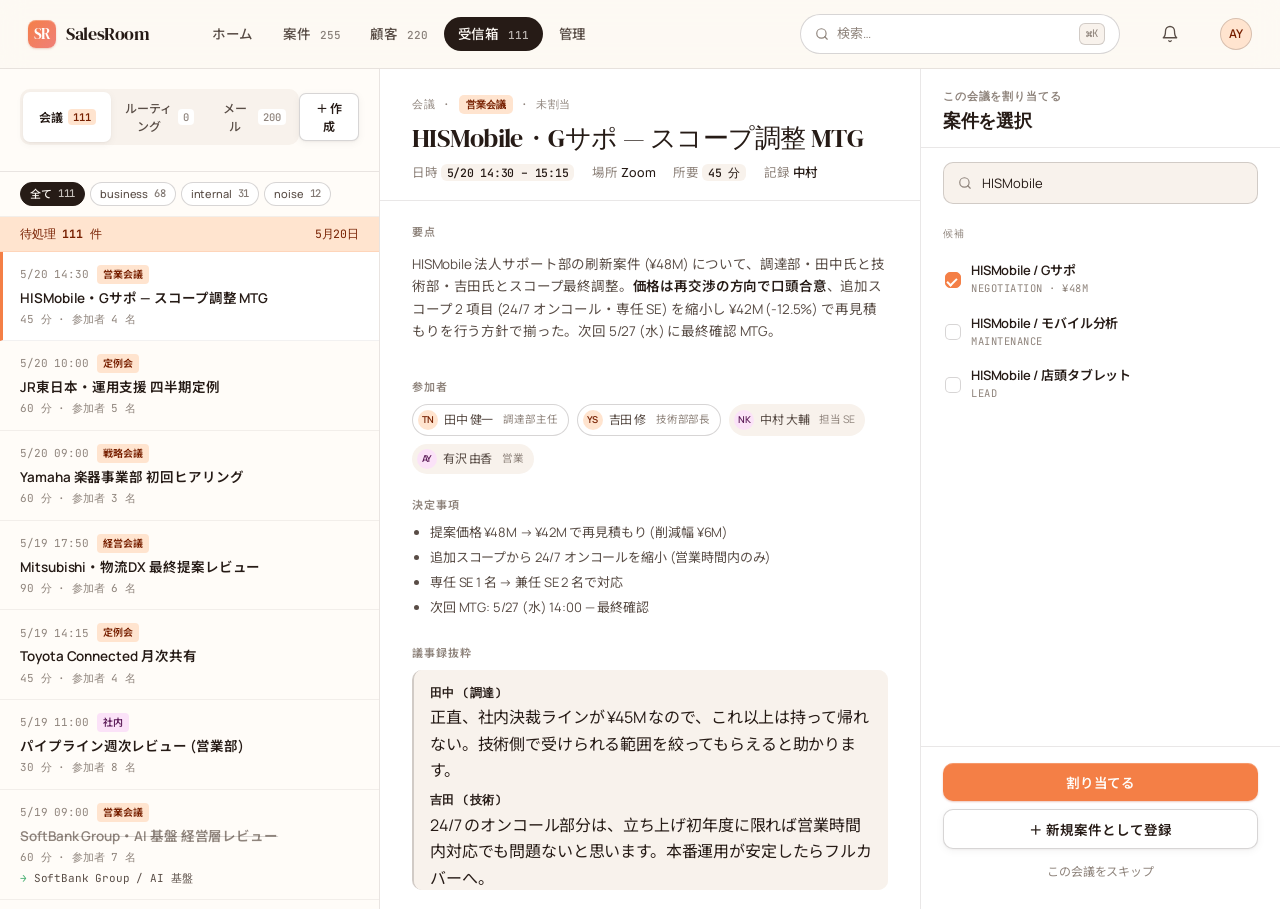
<file: inbox.html>
<!DOCTYPE html>
<html lang="ja">
<head>
<meta charset="utf-8">
<meta name="viewport" content="width=device-width,initial-scale=1">
<title>受信箱 — SalesRoom</title>
<link rel="stylesheet" href="./shared.css">
<style>
  /* ===== Inbox 3-pane ===== */
  .inbox-wrap {
    height: calc(100vh - 60px);
    display: grid;
    grid-template-columns: 380px 1fr 360px;
    overflow: hidden;
  }

  /* === Pane 1: List === */
  .pane-list {
    border-right: 1px solid var(--line);
    display: flex;
    flex-direction: column;
    background: var(--surface-warm);
    overflow: hidden;
  }
  .list-head {
    padding: 20px 20px 14px;
    border-bottom: 1px solid var(--line);
  }
  .list-head .topline {
    display: flex;
    align-items: baseline;
    justify-content: space-between;
    margin-bottom: 12px;
  }
  .list-head h1 {
    font-family: var(--font-display);
    font-size: 22px;
    letter-spacing: -0.02em;
    margin: 0;
    line-height: 1.1;
  }
  .list-head .create-btn {
    font-size: 12px;
    font-weight: 600;
    padding: 5px 11px;
    border-radius: 7px;
  }
  .list-tabs {
    display: flex;
    gap: 4px;
    background: var(--canvas-sunk);
    padding: 3px;
    border-radius: 10px;
  }
  .list-tab {
    flex: 1;
    border: none;
    background: transparent;
    padding: 7px 10px;
    border-radius: 7px;
    font-family: inherit;
    font-size: 12px;
    font-weight: 500;
    color: var(--ink-2);
    cursor: pointer;
    display: flex;
    align-items: center;
    justify-content: center;
    gap: 5px;
  }
  .list-tab .count {
    font-family: var(--font-mono);
    font-size: 10.5px;
    color: var(--ink-3);
    background: var(--surface);
    padding: 1px 5px;
    border-radius: 4px;
    font-variant-numeric: tabular-nums;
  }
  .list-tab.active {
    background: var(--surface);
    color: var(--ink);
    font-weight: 600;
    box-shadow: var(--shadow-soft);
  }
  .list-tab.active .count {
    background: var(--ember-tint);
    color: var(--ember-ink);
  }

  /* Sub-filter chips */
  .list-filters {
    display: flex;
    gap: 5px;
    padding: 10px 20px;
    border-bottom: 1px solid var(--line-subtle);
    background: var(--surface-warm);
  }
  .list-filters .chip {
    font-size: 11px;
    padding: 3px 9px;
  }

  /* Status row */
  .list-status {
    display: flex;
    align-items: center;
    justify-content: space-between;
    padding: 8px 20px;
    background: var(--ember-tint);
    border-bottom: 1px solid oklch(0.72 0.16 45 / 0.15);
    font-family: var(--font-mono);
    font-size: 11.5px;
    color: var(--ember-ink);
  }
  .list-status .num { font-weight: 700; }

  /* List items */
  .list-items {
    flex: 1;
    overflow-y: auto;
  }
  .list-item {
    padding: 13px 20px;
    border-bottom: 1px solid var(--line-subtle);
    cursor: pointer;
    transition: background 120ms var(--ease-out);
  }
  .list-item:hover { background: oklch(1 0 0 / 0.5); }
  .list-item.selected {
    background: var(--surface);
    border-left: 3px solid var(--ember);
    padding-left: 17px;
  }
  .list-item .top {
    display: flex;
    align-items: center;
    gap: 8px;
    margin-bottom: 5px;
  }
  .list-item .date {
    font-family: var(--font-mono);
    font-size: 11px;
    color: var(--ink-3);
    font-variant-numeric: tabular-nums;
  }
  .list-item .mtg-tag {
    font-size: 10px;
    padding: 2px 6px;
    border-radius: 4px;
    background: var(--canvas-sunk);
    color: var(--ink-2);
    font-weight: 600;
    letter-spacing: 0.02em;
  }
  .list-item .mtg-tag.business { background: var(--ember-tint); color: var(--ember-ink); }
  .list-item .mtg-tag.internal { background: var(--plum-tint);  color: var(--plum-ink); }
  .list-item .mtg-tag.noise    { background: var(--canvas-sunk); color: var(--ink-3); }
  .list-item .title {
    font-size: 13.5px;
    font-weight: 600;
    color: var(--ink);
    line-height: 1.35;
    margin: 0 0 4px;
    letter-spacing: -0.005em;
  }
  .list-item .meta {
    font-size: 11px;
    color: var(--ink-3);
    font-family: var(--font-mono);
    font-variant-numeric: tabular-nums;
  }
  .list-item.routed .title { color: var(--ink-3); text-decoration: line-through; text-decoration-color: var(--line-strong); }
  .list-item.routed .routed-to {
    margin-top: 4px;
    font-size: 11px;
    color: var(--ink-2);
    font-family: var(--font-mono);
  }
  .list-item.routed .routed-to::before {
    content: '→ ';
    color: var(--success);
  }

  /* === Pane 2: Preview === */
  .pane-preview {
    background: var(--surface);
    overflow-y: auto;
    display: flex;
    flex-direction: column;
  }
  .prev-head {
    padding: 26px 32px 18px;
    border-bottom: 1px solid var(--line);
  }
  .prev-head .crumbs {
    display: flex;
    align-items: center;
    gap: 8px;
    font-family: var(--font-mono);
    font-size: 11px;
    color: var(--ink-3);
    text-transform: uppercase;
    letter-spacing: 0.05em;
    margin-bottom: 10px;
  }
  .prev-head .crumbs .mtg-tag {
    font-size: 10px;
    padding: 2px 7px;
    border-radius: 5px;
    text-transform: none;
    letter-spacing: 0;
    background: var(--ember-tint);
    color: var(--ember-ink);
    font-weight: 700;
  }
  .prev-head h2 {
    font-family: var(--font-display);
    font-size: 26px;
    letter-spacing: -0.022em;
    line-height: 1.15;
    margin: 0 0 10px;
  }
  .prev-head .mtg-meta {
    display: flex;
    gap: 18px;
    font-size: 12.5px;
    color: var(--ink-3);
  }
  .prev-head .mtg-meta .v { color: var(--ink); font-weight: 500; }
  .prev-head .mtg-meta .v.mono { font-family: var(--font-mono); }

  .prev-body {
    padding: 24px 32px 32px;
    display: flex;
    flex-direction: column;
    gap: 24px;
  }
  .prev-section h3 {
    font-family: var(--font-sans);
    font-size: 11px;
    font-weight: 600;
    text-transform: uppercase;
    letter-spacing: 0.08em;
    color: var(--ink-3);
    margin: 0 0 10px;
  }
  .prev-section .text {
    font-size: 13.5px;
    color: var(--ink-2);
    line-height: 1.65;
    text-wrap: pretty;
  }
  .prev-section .text strong { color: var(--ink); font-weight: 600; }
  .prev-section ul {
    margin: 0;
    padding-left: 18px;
    font-size: 13px;
    color: var(--ink-2);
    line-height: 1.6;
  }
  .prev-section ul li { margin-bottom: 4px; }

  /* Attendees */
  .attendees {
    display: flex;
    flex-wrap: wrap;
    gap: 8px;
  }
  .att-chip {
    display: inline-flex;
    align-items: center;
    gap: 6px;
    padding: 5px 10px 5px 5px;
    background: var(--canvas-sunk);
    border-radius: 999px;
    font-size: 12px;
    color: var(--ink-2);
  }
  .att-chip .av {
    width: 20px; height: 20px;
    border-radius: 999px;
    background: var(--plum-tint);
    color: var(--plum-ink);
    display: grid; place-items: center;
    font-size: 9.5px;
    font-weight: 600;
  }
  .att-chip.external .av {
    background: var(--ember-tint);
    color: var(--ember-ink);
  }
  .att-chip.external { background: var(--surface); border: 1px solid var(--line-strong); }
  .att-chip .role {
    font-size: 10.5px;
    color: var(--ink-3);
    margin-left: 4px;
  }

  /* Transcript snippet */
  .transcript {
    background: var(--canvas-sunk);
    border-radius: 10px;
    padding: 14px 16px;
    font-size: 12.5px;
    color: var(--ink-2);
    line-height: 1.6;
    border-left: 2px solid var(--line-strong);
    max-height: 220px;
    overflow-y: auto;
  }
  .transcript .speaker {
    font-weight: 600;
    color: var(--ink);
    font-family: var(--font-mono);
    font-size: 11.5px;
    text-transform: uppercase;
    letter-spacing: 0.04em;
    display: block;
    margin-top: 8px;
  }
  .transcript .speaker:first-child { margin-top: 0; }
  .transcript p { margin: 2px 0 0; }

  /* === Pane 3: Route === */
  .pane-route {
    border-left: 1px solid var(--line);
    background: var(--surface);
    display: flex;
    flex-direction: column;
    overflow-y: auto;
  }
  .route-head {
    padding: 20px 22px 16px;
    border-bottom: 1px solid var(--line);
  }
  .route-head .l {
    font-family: var(--font-mono);
    font-size: 10.5px;
    text-transform: uppercase;
    letter-spacing: 0.08em;
    color: var(--ink-3);
    margin-bottom: 6px;
    font-weight: 600;
  }
  .route-head h3 {
    font-family: var(--font-display);
    font-size: 18px;
    letter-spacing: -0.018em;
    margin: 0;
    line-height: 1.15;
  }

  .route-search {
    padding: 14px 22px 8px;
  }
  .route-search-input {
    display: flex;
    align-items: center;
    gap: 8px;
    padding: 10px 14px;
    background: var(--canvas-sunk);
    border: 1px solid var(--line-strong);
    border-radius: 10px;
  }
  .route-search-input svg { color: var(--ink-3); }
  .route-search-input input {
    flex: 1;
    border: none;
    outline: none;
    background: transparent;
    font-family: inherit;
    font-size: 13px;
    color: var(--ink);
  }
  .route-search-input input::placeholder { color: var(--ink-3); }

  .route-recent {
    padding: 0 22px 8px;
    font-family: var(--font-mono);
    font-size: 10px;
    color: var(--ink-3);
    text-transform: uppercase;
    letter-spacing: 0.08em;
    margin-top: 14px;
  }

  .route-matches {
    flex: 1;
    overflow-y: auto;
    padding: 4px 14px 14px;
  }
  .match-row {
    display: flex;
    align-items: center;
    gap: 10px;
    padding: 9px 10px;
    border-radius: 8px;
    cursor: pointer;
    transition: background 120ms var(--ease-out);
  }
  .match-row:hover { background: var(--canvas-sunk); }
  .match-row .check {
    width: 16px; height: 16px;
    border-radius: 5px;
    border: 1.5px solid var(--line-strong);
    background: var(--surface);
    flex-shrink: 0;
  }
  .match-row.selected .check {
    background: var(--ember);
    border-color: var(--ember);
    position: relative;
  }
  .match-row.selected .check::after {
    content: '';
    position: absolute;
    inset: 3px 4px 4px 3px;
    border-bottom: 2px solid var(--on-ember);
    border-right: 2px solid var(--on-ember);
    transform: rotate(45deg);
    width: 4px; height: 8px;
  }
  .match-row .info { flex: 1; min-width: 0; }
  .match-row .name {
    font-size: 13px;
    font-weight: 600;
    color: var(--ink);
    line-height: 1.3;
  }
  .match-row .stage {
    font-size: 10.5px;
    color: var(--ink-3);
    font-family: var(--font-mono);
    text-transform: uppercase;
    letter-spacing: 0.05em;
    margin-top: 2px;
  }

  .route-actions {
    padding: 16px 22px 22px;
    border-top: 1px solid var(--line);
    display: flex;
    flex-direction: column;
    gap: 8px;
  }
  .route-actions .btn { justify-content: center; width: 100%; }
  .skip {
    text-align: center;
    font-size: 12px;
    color: var(--ink-3);
    cursor: pointer;
    padding: 6px;
  }
  .skip:hover { color: var(--ink); }
</style>
</head>
<body>
<div class="app">

  <header class="nav">
    <a class="nav-brand" href="./index.html"><span class="nav-mark">SR</span><span class="nav-name">SalesRoom</span></a>
    <nav class="nav-links">
      <a class="nav-link" href="./home.html">ホーム</a>
      <a class="nav-link" href="./pipeline.html">案件 <span class="count">255</span></a>
      <a class="nav-link" href="./customers.html">顧客 <span class="count">220</span></a>
      <a class="nav-link active" href="./inbox.html">受信箱 <span class="count">111</span></a>
      <a class="nav-link" href="./admin.html">管理</a>
    </nav>
    <div class="nav-grow"></div>
    <div class="nav-search">
      <svg width="14" height="14" viewBox="0 0 24 24" fill="none" stroke="currentColor" stroke-width="2" stroke-linecap="round" stroke-linejoin="round"><circle cx="11" cy="11" r="8"/><path d="m21 21-4.3-4.3"/></svg>
      <span>検索…</span><span class="kbd">⌘K</span>
    </div>
    <button class="btn btn-icon btn-ghost" aria-label="notifications">
      <svg width="18" height="18" viewBox="0 0 24 24" fill="none" stroke="currentColor" stroke-width="1.75" stroke-linecap="round" stroke-linejoin="round"><path d="M6 8a6 6 0 0 1 12 0c0 7 3 9 3 9H3s3-2 3-9"/><path d="M10.3 21a1.94 1.94 0 0 0 3.4 0"/></svg>
    </button>
    <div class="nav-avatar">AY</div>
  </header>

  <main class="inbox-wrap">

    <!-- === LIST PANE === -->
    <section class="pane-list">
      <div class="list-head">
        <div class="topline" style="align-items: center;">
          <div class="list-tabs">
            <button class="list-tab active">会議 <span class="count">111</span></button>
            <button class="list-tab">ルーティング <span class="count">0</span></button>
            <button class="list-tab">メール <span class="count">200</span></button>
          </div>
          <button class="btn btn-secondary create-btn">＋ 作成</button>
        </div>
      </div>

      <div class="list-filters">
        <span class="chip active">全て <span class="count">111</span></span>
        <span class="chip">business <span class="count">68</span></span>
        <span class="chip">internal <span class="count">31</span></span>
        <span class="chip">noise <span class="count">12</span></span>
      </div>

      <div class="list-status">
        <span>待処理 <span class="num">111</span> 件</span>
        <span>5月20日</span>
      </div>

      <div class="list-items">

        <div class="list-item selected">
          <div class="top">
            <span class="date">5/20 14:30</span>
            <span class="mtg-tag business">営業会議</span>
          </div>
          <h4 class="title">HISMobile・Gサポ — スコープ調整 MTG</h4>
          <div class="meta">45 分 · 参加者 4 名</div>
        </div>

        <div class="list-item">
          <div class="top">
            <span class="date">5/20 10:00</span>
            <span class="mtg-tag business">定例会</span>
          </div>
          <h4 class="title">JR東日本・運用支援 四半期定例</h4>
          <div class="meta">60 分 · 参加者 5 名</div>
        </div>

        <div class="list-item">
          <div class="top">
            <span class="date">5/20 09:00</span>
            <span class="mtg-tag business">戦略会議</span>
          </div>
          <h4 class="title">Yamaha 楽器事業部 初回ヒアリング</h4>
          <div class="meta">60 分 · 参加者 3 名</div>
        </div>

        <div class="list-item">
          <div class="top">
            <span class="date">5/19 17:50</span>
            <span class="mtg-tag business">経営会議</span>
          </div>
          <h4 class="title">Mitsubishi・物流DX 最終提案レビュー</h4>
          <div class="meta">90 分 · 参加者 6 名</div>
        </div>

        <div class="list-item">
          <div class="top">
            <span class="date">5/19 14:15</span>
            <span class="mtg-tag business">定例会</span>
          </div>
          <h4 class="title">Toyota Connected 月次共有</h4>
          <div class="meta">45 分 · 参加者 4 名</div>
        </div>

        <div class="list-item">
          <div class="top">
            <span class="date">5/19 11:00</span>
            <span class="mtg-tag internal">社内</span>
          </div>
          <h4 class="title">パイプライン週次レビュー (営業部)</h4>
          <div class="meta">30 分 · 参加者 8 名</div>
        </div>

        <div class="list-item routed">
          <div class="top">
            <span class="date">5/19 09:00</span>
            <span class="mtg-tag business">営業会議</span>
          </div>
          <h4 class="title">SoftBank Group・AI 基盤 経営層レビュー</h4>
          <div class="meta">60 分 · 参加者 7 名</div>
          <div class="routed-to">SoftBank Group / AI 基盤</div>
        </div>

        <div class="list-item">
          <div class="top">
            <span class="date">5/18 16:00</span>
            <span class="mtg-tag business">提案会</span>
          </div>
          <h4 class="title">TEPCO DX 推進 アジェンダレビュー</h4>
          <div class="meta">45 分 · 参加者 5 名</div>
        </div>

        <div class="list-item">
          <div class="top">
            <span class="date">5/18 14:30</span>
            <span class="mtg-tag noise">noise</span>
          </div>
          <h4 class="title">[自動録音] ランチミーティング</h4>
          <div class="meta">28 分 · 参加者 3 名</div>
        </div>

        <div class="list-item">
          <div class="top">
            <span class="date">5/18 10:00</span>
            <span class="mtg-tag business">技術検討</span>
          </div>
          <h4 class="title">DeNA レコメンド最適化 技術検討</h4>
          <div class="meta">60 分 · 参加者 4 名</div>
        </div>

      </div>
    </section>

    <!-- === PREVIEW PANE === -->
    <section class="pane-preview">
      <div class="prev-head">
        <div class="crumbs">
          <span>会議</span><span>·</span>
          <span class="mtg-tag">営業会議</span>
          <span>·</span><span>未割当</span>
        </div>
        <h2>HISMobile・Gサポ — スコープ調整 MTG</h2>
        <div class="mtg-meta">
          <span>日時 <span class="v mono">5/20 14:30 – 15:15</span></span>
          <span>場所 <span class="v">Zoom</span></span>
          <span>所要 <span class="v mono">45 分</span></span>
          <span>記録 <span class="v">中村</span></span>
        </div>
      </div>

      <div class="prev-body">

        <section class="prev-section">
          <h3>要点</h3>
          <p class="text">
            HISMobile 法人サポート部の刷新案件 (¥48M) について、調達部・田中氏と技術部・吉田氏とスコープ最終調整。<strong>価格は再交渉の方向で口頭合意</strong>、追加スコープ 2 項目 (24/7 オンコール・専任 SE) を縮小し ¥42M (-12.5%) で再見積もりを行う方針で揃った。次回 5/27 (水) に最終確認 MTG。
          </p>
        </section>

        <section class="prev-section">
          <h3>参加者</h3>
          <div class="attendees">
            <span class="att-chip external">
              <span class="av">TN</span>田中 健一
              <span class="role">調達部主任</span>
            </span>
            <span class="att-chip external">
              <span class="av">YS</span>吉田 修
              <span class="role">技術部部長</span>
            </span>
            <span class="att-chip">
              <span class="av">NK</span>中村 大輔
              <span class="role">担当 SE</span>
            </span>
            <span class="att-chip">
              <span class="av">AY</span>有沢 由香
              <span class="role">営業</span>
            </span>
          </div>
        </section>

        <section class="prev-section">
          <h3>決定事項</h3>
          <ul>
            <li>提案価格 ¥48M → ¥42M で再見積もり (削減幅 ¥6M)</li>
            <li>追加スコープから 24/7 オンコールを縮小 (営業時間内のみ)</li>
            <li>専任 SE 1 名 → 兼任 SE 2 名で対応</li>
            <li>次回 MTG: 5/27 (水) 14:00 — 最終確認</li>
          </ul>
        </section>

        <section class="prev-section">
          <h3>議事録抜粋</h3>
          <div class="transcript">
            <span class="speaker">田中 (調達)</span>
            <p>正直、社内決裁ラインが ¥45M なので、これ以上は持って帰れない。技術側で受けられる範囲を絞ってもらえると助かります。</p>
            <span class="speaker">吉田 (技術)</span>
            <p>24/7 のオンコール部分は、立ち上げ初年度に限れば営業時間内対応でも問題ないと思います。本番運用が安定したらフルカバーへ。</p>
            <span class="speaker">中村 (SE)</span>
            <p>承知しました。専任 SE についても、最初は兼任 2 名体制で実質的に同等のレベルを担保できる構成を作ります。</p>
            <span class="speaker">田中 (調達)</span>
            <p>その方向で社内に持って帰って、5/27 の MTG で正式回答します。¥42M ならまず通る感触はあります。</p>
          </div>
        </section>

        <section class="prev-section">
          <h3>アクションアイテム</h3>
          <ul>
            <li>5/22 までに再見積もり PDF を送付 (中村)</li>
            <li>5/24 までに技術側スコープ縮小案の最終化 (吉田)</li>
            <li>5/27 MTG の招集メール送付 (中村)</li>
          </ul>
        </section>

      </div>
    </section>

    <!-- === ROUTE PANE === -->
    <aside class="pane-route">
      <div class="route-head">
        <div class="l">この会議を割り当てる</div>
        <h3>案件を選択</h3>
      </div>

      <div class="route-search">
        <div class="route-search-input">
          <svg width="14" height="14" viewBox="0 0 24 24" fill="none" stroke="currentColor" stroke-width="2" stroke-linecap="round" stroke-linejoin="round"><circle cx="11" cy="11" r="8"/><path d="m21 21-4.3-4.3"/></svg>
          <input value="HISMobile" placeholder="プロジェクトを検索…">
        </div>
      </div>

      <div class="route-recent">候補</div>

      <div class="route-matches">
        <div class="match-row selected">
          <div class="check"></div>
          <div class="info">
            <div class="name">HISMobile / Gサポ</div>
            <div class="stage">Negotiation · ¥48M</div>
          </div>
        </div>
        <div class="match-row">
          <div class="check"></div>
          <div class="info">
            <div class="name">HISMobile / モバイル分析</div>
            <div class="stage">Maintenance</div>
          </div>
        </div>
        <div class="match-row">
          <div class="check"></div>
          <div class="info">
            <div class="name">HISMobile / 店頭タブレット</div>
            <div class="stage">Lead</div>
          </div>
        </div>
      </div>

      <div class="route-actions">
        <button class="btn btn-primary">割り当てる</button>
        <button class="btn btn-secondary">＋ 新規案件として登録</button>
        <div class="skip">この会議をスキップ</div>
      </div>
    </aside>

  </main>
</div>
</body>
</html>
</file>
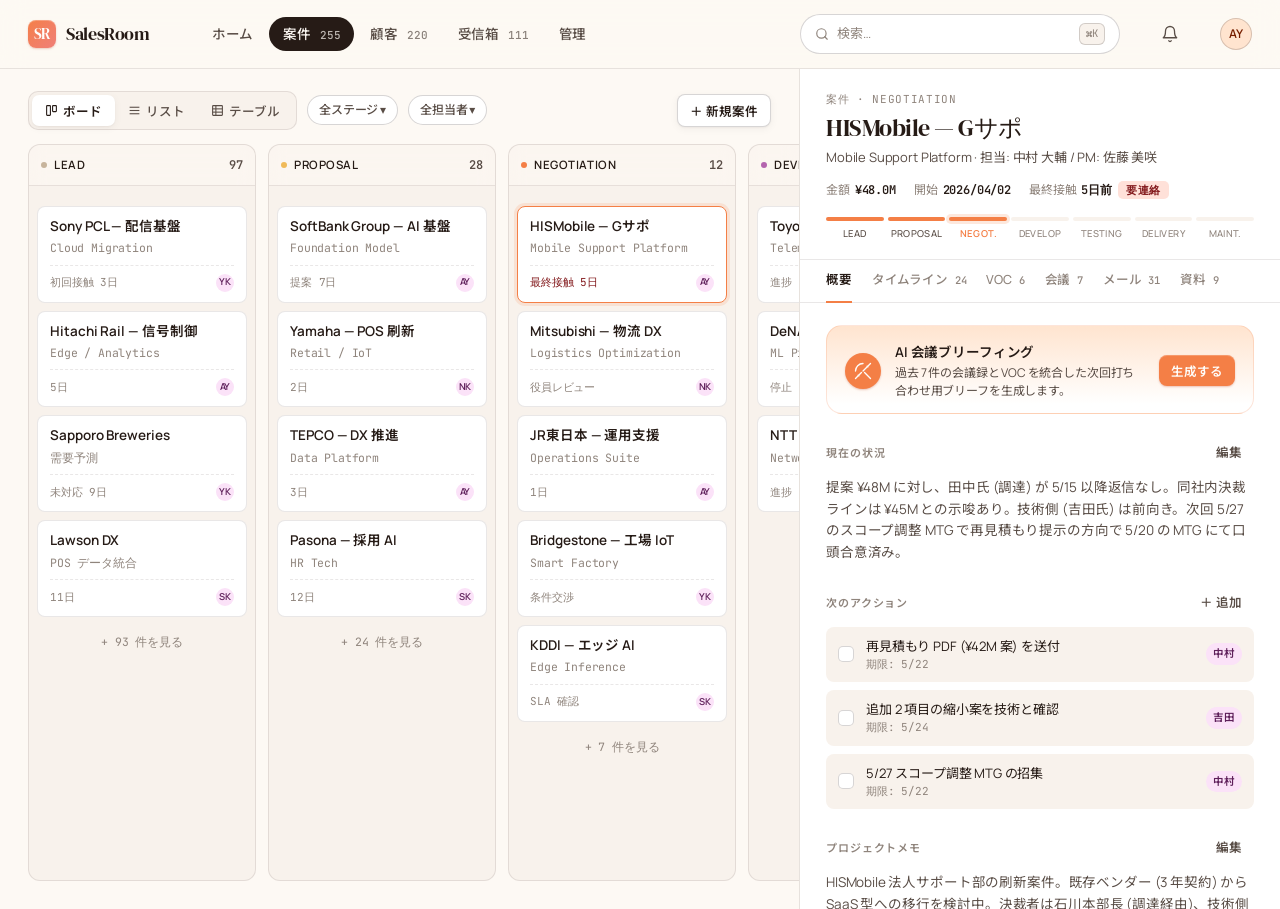
<file: pipeline.html>
<!DOCTYPE html>
<html lang="ja">
<head>
<meta charset="utf-8">
<meta name="viewport" content="width=device-width,initial-scale=1">
<title>案件 — SalesRoom</title>
<link rel="stylesheet" href="./shared.css">
<style>
  /* ===== Pipeline page ===== */
  .page-wrap {
    max-width: none;
    padding: 0;
    height: calc(100vh - 60px);
    display: grid;
    grid-template-columns: 1fr 480px;
    overflow: hidden;
  }

  /* LEFT: board column */
  .board-col {
    display: flex;
    flex-direction: column;
    overflow: hidden;
    border-right: 1px solid var(--line);
  }
  .board-head {
    padding: 22px 28px 14px;
  }
  .board-head .topline {
    display: flex;
    align-items: baseline;
    justify-content: space-between;
    margin-bottom: 16px;
  }
  .board-head h1 {
    font-family: var(--font-display);
    font-size: 28px;
    letter-spacing: -0.022em;
    line-height: 1.1;
    margin: 0;
  }
  .board-head .sub {
    font-size: 12.5px;
    color: var(--ink-3);
    margin-top: 4px;
    font-family: var(--font-mono);
  }
  .board-head .actions { display: flex; gap: 8px; }

  /* View switcher */
  .view-bar {
    display: flex;
    align-items: center;
    gap: 10px;
    padding: 0 28px 14px;
  }
  .seg {
    display: inline-flex;
    background: var(--canvas-sunk);
    border-radius: 10px;
    padding: 3px;
    border: 1px solid var(--line);
  }
  .seg-btn {
    font-family: inherit;
    font-size: 12.5px;
    font-weight: 500;
    color: var(--ink-2);
    background: transparent;
    border: none;
    cursor: pointer;
    padding: 6px 13px;
    border-radius: 7px;
    display: inline-flex;
    align-items: center;
    gap: 5px;
  }
  .seg-btn.active {
    background: var(--surface);
    color: var(--ink);
    box-shadow: var(--shadow-soft);
    font-weight: 600;
  }

  /* Board grid — equal columns by stage (real product has 7 stages) */
  .board {
    flex: 1;
    overflow: auto;
    padding: 0 28px 28px;
  }
  .board-grid {
    display: grid;
    grid-template-columns: repeat(7, minmax(228px, 1fr));
    gap: 12px;
    min-height: 100%;
    align-items: stretch;
    min-width: 1600px;
  }
  .col {
    background: var(--canvas-sunk);
    border-radius: var(--radius-md);
    border: 1px solid var(--line);
    display: flex;
    flex-direction: column;
    min-width: 0;
  }
  .col-h {
    padding: 11px 12px;
    border-bottom: 1px solid var(--line);
    display: flex;
    align-items: center;
    justify-content: space-between;
    background: oklch(0.985 0.008 75 / 0.6);
    backdrop-filter: blur(8px);
    border-top-left-radius: var(--radius-md);
    border-top-right-radius: var(--radius-md);
  }
  .col-h .name {
    font-size: 11.5px;
    font-weight: 600;
    color: var(--ink);
    text-transform: uppercase;
    letter-spacing: 0.05em;
    display: flex;
    align-items: center;
    gap: 7px;
  }
  .col-h .name .dot {
    width: 6px;
    height: 6px;
    border-radius: 999px;
  }
  .col-h .meta {
    font-family: var(--font-mono);
    font-size: 12px;
    color: var(--ink-2);
    font-variant-numeric: tabular-nums;
    font-weight: 600;
  }

  .col-cards {
    padding: 8px;
    display: flex;
    flex-direction: column;
    gap: 8px;
    overflow-y: auto;
    flex: 1;
  }
  .col-cards .see-more {
    text-align: center;
    font-size: 11.5px;
    color: var(--ink-3);
    padding: 8px;
    border-radius: 8px;
    cursor: pointer;
    font-family: var(--font-mono);
  }
  .col-cards .see-more:hover { background: var(--surface); color: var(--ink); }

  .ccard {
    background: var(--surface);
    border: 1px solid var(--line);
    border-radius: var(--radius-sm);
    padding: 11px 12px 10px;
    cursor: pointer;
    transition: all 150ms var(--ease-out);
  }
  .ccard:hover {
    border-color: var(--line-strong);
    box-shadow: var(--shadow-soft);
    transform: translateY(-1px);
  }
  .ccard.selected {
    border-color: var(--ember);
    box-shadow: 0 0 0 3px oklch(0.72 0.16 45 / 0.15);
  }
  .ccard .ct {
    font-size: 13.5px;
    font-weight: 600;
    color: var(--ink);
    line-height: 1.3;
    letter-spacing: -0.005em;
    margin-bottom: 4px;
    overflow: hidden;
    text-overflow: ellipsis;
    white-space: nowrap;
  }
  .ccard .prod {
    font-size: 11.5px;
    color: var(--ink-3);
    margin-bottom: 8px;
    font-family: var(--font-mono);
  }
  .ccard .footer {
    margin-top: 4px;
    padding-top: 8px;
    border-top: 1px dashed var(--line);
    display: flex;
    align-items: center;
    justify-content: space-between;
    font-size: 11px;
    color: var(--ink-3);
    font-family: var(--font-mono);
    font-variant-numeric: tabular-nums;
  }
  .ccard .footer .who {
    width: 18px; height: 18px; border-radius: 999px;
    background: var(--plum-tint); color: var(--plum-ink);
    display: grid; place-items: center;
    font-size: 9.5px; font-weight: 600;
    font-family: var(--font-sans);
  }

  /* Column dot colors per stage */
  .dot-lead { background: oklch(0.78 0.04 75); }
  .dot-prop { background: var(--honey); }
  .dot-neg { background: var(--ember); }
  .dot-dev { background: var(--plum); }
  .dot-test { background: oklch(0.58 0.10 195); }
  .dot-del  { background: oklch(0.62 0.12 155); }
  .dot-main { background: oklch(0.58 0.018 240); }

  /* ============= RIGHT: detail panel ============= */
  .detail {
    background: var(--surface);
    overflow-y: auto;
    display: flex;
    flex-direction: column;
  }
  .det-head {
    padding: 22px 26px 18px;
    border-bottom: 1px solid var(--line);
    position: sticky;
    top: 0;
    background: oklch(1 0 0 / 0.96);
    backdrop-filter: blur(8px);
    z-index: 2;
  }
  .det-breadcrumb {
    font-family: var(--font-mono);
    font-size: 11px;
    color: var(--ink-3);
    text-transform: uppercase;
    letter-spacing: 0.06em;
    margin-bottom: 8px;
  }
  .det-head h2 {
    font-family: var(--font-display);
    font-size: 24px;
    letter-spacing: -0.02em;
    line-height: 1.1;
    margin: 0 0 6px;
  }
  .det-head .product {
    font-size: 13px;
    color: var(--ink-2);
  }
  .det-head .meta-row {
    display: flex;
    gap: 18px;
    margin-top: 14px;
    font-size: 12px;
    color: var(--ink-3);
    flex-wrap: wrap;
  }
  .det-head .meta-row .v {
    color: var(--ink);
    font-weight: 600;
    margin-left: 5px;
    font-family: var(--font-mono);
    font-variant-numeric: tabular-nums;
  }

  /* Progress steps — 7 stages from real product */
  .steps {
    margin-top: 18px;
    display: grid;
    grid-template-columns: repeat(7, 1fr);
    gap: 4px;
  }
  .step {
    text-align: center;
  }
  .step .bar {
    height: 4px;
    background: var(--canvas-sunk);
    border-radius: 999px;
    margin-bottom: 6px;
  }
  .step .bar.done { background: var(--ember); }
  .step .bar.current {
    background: var(--ember);
    box-shadow: 0 0 0 3px oklch(0.72 0.16 45 / 0.18);
  }
  .step .l {
    font-size: 9.5px;
    color: var(--ink-3);
    text-transform: uppercase;
    letter-spacing: 0.04em;
    font-weight: 500;
  }
  .step.current .l { color: var(--ember); font-weight: 600; }
  .step.done .l { color: var(--ink-2); }

  /* Tabs */
  .tabs {
    display: flex;
    gap: 0;
    padding: 0 26px;
    border-bottom: 1px solid var(--line);
    background: var(--surface);
    position: sticky;
    top: 188px;
    z-index: 1;
  }
  .tabs .tab {
    padding: 11px 0;
    margin-right: 20px;
    font-size: 12.5px;
    font-weight: 500;
    color: var(--ink-3);
    cursor: pointer;
    border-bottom: 2px solid transparent;
    margin-bottom: -1px;
  }
  .tabs .tab.active {
    color: var(--ink);
    border-bottom-color: var(--ember);
    font-weight: 600;
  }
  .tabs .tab .ct {
    font-family: var(--font-mono);
    font-size: 10.5px;
    color: var(--ink-3);
    margin-left: 4px;
    font-variant-numeric: tabular-nums;
  }
  .tabs .tab.active .ct { color: var(--ember); }

  .det-body {
    padding: 22px 26px 32px;
    display: flex;
    flex-direction: column;
    gap: 22px;
  }

  /* AI 会議ブリーフィング — real product feature (a button that generates a brief from meeting transcripts) */
  .ai-brief-card {
    background: linear-gradient(180deg, var(--ember-tint), var(--surface) 90%);
    border: 1px solid oklch(0.72 0.16 45 / 0.20);
    border-radius: var(--radius-lg);
    padding: 16px 18px 14px;
    display: flex;
    align-items: center;
    gap: 14px;
  }
  .ai-brief-card .icon {
    width: 36px; height: 36px;
    border-radius: 999px;
    background: var(--ember);
    color: var(--on-ember);
    display: grid; place-items: center;
    flex-shrink: 0;
    box-shadow: 0 1px 2px oklch(0.55 0.16 35 / 0.3);
  }
  .ai-brief-card .l1 {
    font-size: 13.5px;
    font-weight: 600;
    color: var(--ink);
    margin-bottom: 2px;
  }
  .ai-brief-card .l2 {
    font-size: 12px;
    color: var(--ink-2);
    line-height: 1.45;
  }
  .ai-brief-card .ll { flex: 1; min-width: 0; }
  .ai-brief-card .btn-primary { flex-shrink: 0; }

  /* Section heading */
  .det-section {
    display: flex;
    flex-direction: column;
    gap: 10px;
  }
  .det-section-h {
    display: flex;
    align-items: baseline;
    justify-content: space-between;
  }
  .det-section-h .l {
    font-size: 11px;
    text-transform: uppercase;
    letter-spacing: 0.08em;
    color: var(--ink-3);
    font-weight: 600;
  }
  .det-section .body-text {
    font-size: 13.5px;
    color: var(--ink-2);
    line-height: 1.6;
    margin: 0;
    text-wrap: pretty;
  }

  /* Next-actions list (manual, not AI) */
  .next-actions {
    display: flex;
    flex-direction: column;
    gap: 8px;
  }
  .na-item {
    display: grid;
    grid-template-columns: 18px 1fr auto;
    gap: 10px;
    padding: 10px 12px;
    background: var(--canvas-sunk);
    border-radius: 8px;
    align-items: center;
  }
  .na-check {
    width: 16px; height: 16px;
    border-radius: 5px;
    border: 1.5px solid var(--line-strong);
    background: var(--surface);
  }
  .na-text { font-size: 13px; color: var(--ink); line-height: 1.4; }
  .na-text .when {
    display: block;
    font-size: 11px;
    color: var(--ink-3);
    font-family: var(--font-mono);
    margin-top: 2px;
  }
  .na-who {
    font-size: 10.5px;
    font-weight: 600;
    padding: 3px 7px;
    border-radius: 999px;
    background: var(--plum-tint);
    color: var(--plum-ink);
  }

  /* Metadata table */
  .meta-list {
    display: grid;
    grid-template-columns: 100px 1fr;
    gap: 8px 14px;
    font-size: 13px;
  }
  .meta-list dt {
    color: var(--ink-3);
    font-size: 11.5px;
    text-transform: uppercase;
    letter-spacing: 0.05em;
    font-weight: 500;
    align-self: center;
  }
  .meta-list dd {
    margin: 0;
    color: var(--ink);
    font-weight: 500;
  }
  .meta-list dd .add {
    color: var(--ember);
    background: none;
    border: 1px dashed oklch(0.72 0.16 45 / 0.35);
    padding: 3px 8px;
    border-radius: 6px;
    font-size: 11.5px;
    font-weight: 500;
    cursor: pointer;
    font-family: inherit;
  }
  .meta-list dd .add:hover { background: var(--ember-tint); border-style: solid; }

  /* Contacts */
  .contacts {
    display: flex;
    flex-direction: column;
    gap: 8px;
  }
  .contact-row {
    display: grid;
    grid-template-columns: 32px 1fr auto;
    gap: 10px;
    align-items: center;
    padding: 8px 4px;
    border-bottom: 1px dashed var(--line);
  }
  .contact-row:last-child { border-bottom: none; }
  .contact-av {
    width: 32px; height: 32px;
    border-radius: 999px;
    background: var(--ember-tint);
    color: var(--ember-ink);
    display: grid; place-items: center;
    font-size: 12px;
    font-weight: 600;
  }
  .contact-name {
    font-size: 13.5px;
    font-weight: 600;
    color: var(--ink);
  }
  .contact-role {
    font-size: 12px;
    color: var(--ink-3);
    margin-top: 2px;
  }
  .contact-tag {
    font-size: 10.5px;
    padding: 3px 7px;
    border-radius: 5px;
    background: var(--canvas-sunk);
    color: var(--ink-2);
    font-weight: 500;
    text-transform: uppercase;
    letter-spacing: 0.06em;
  }
  .contact-tag.dm { background: var(--ember-tint); color: var(--ember-ink); }

  /* Stale warning chip on detail */
  .stale-tag {
    color: oklch(0.4 0.14 25);
    background: var(--danger-tint);
    padding: 2px 8px;
    border-radius: 5px;
    font-size: 10.5px;
    font-weight: 600;
    text-transform: uppercase;
    letter-spacing: 0.05em;
    margin-left: 6px;
  }
</style>
</head>
<body>
<div class="app">

  <header class="nav">
    <a class="nav-brand" href="./index.html"><span class="nav-mark">SR</span><span class="nav-name">SalesRoom</span></a>
    <nav class="nav-links">
      <a class="nav-link" href="./home.html">ホーム</a>
      <a class="nav-link active" href="./pipeline.html">案件 <span class="count">255</span></a>
      <a class="nav-link" href="./customers.html">顧客 <span class="count">220</span></a>
      <a class="nav-link" href="./inbox.html">受信箱 <span class="count">111</span></a>
      <a class="nav-link" href="./admin.html">管理</a>
    </nav>
    <div class="nav-grow"></div>
    <div class="nav-search">
      <svg width="14" height="14" viewBox="0 0 24 24" fill="none" stroke="currentColor" stroke-width="2" stroke-linecap="round" stroke-linejoin="round"><circle cx="11" cy="11" r="8"/><path d="m21 21-4.3-4.3"/></svg>
      <span>検索…</span><span class="kbd">⌘K</span>
    </div>
    <button class="btn btn-icon btn-ghost" aria-label="notifications">
      <svg width="18" height="18" viewBox="0 0 24 24" fill="none" stroke="currentColor" stroke-width="1.75" stroke-linecap="round" stroke-linejoin="round"><path d="M6 8a6 6 0 0 1 12 0c0 7 3 9 3 9H3s3-2 3-9"/><path d="M10.3 21a1.94 1.94 0 0 0 3.4 0"/></svg>
    </button>
    <div class="nav-avatar">AY</div>
  </header>

  <main class="page-wrap">

    <!-- ===== LEFT: Board ===== -->
    <section class="board-col">

      <div class="view-bar" style="padding-top: 22px;">
        <div class="seg">
          <button class="seg-btn active">
            <svg width="13" height="13" viewBox="0 0 24 24" fill="none" stroke="currentColor" stroke-width="2"><rect x="3" y="3" width="7" height="18" rx="1"/><rect x="14" y="3" width="7" height="11" rx="1"/></svg>
            ボード
          </button>
          <button class="seg-btn">
            <svg width="13" height="13" viewBox="0 0 24 24" fill="none" stroke="currentColor" stroke-width="2"><line x1="3" y1="6" x2="21" y2="6"/><line x1="3" y1="12" x2="21" y2="12"/><line x1="3" y1="18" x2="21" y2="18"/></svg>
            リスト
          </button>
          <button class="seg-btn">
            <svg width="13" height="13" viewBox="0 0 24 24" fill="none" stroke="currentColor" stroke-width="2"><rect x="3" y="3" width="18" height="18" rx="1"/><line x1="3" y1="9" x2="21" y2="9"/><line x1="3" y1="15" x2="21" y2="15"/><line x1="9" y1="3" x2="9" y2="21"/></svg>
            テーブル
          </button>
        </div>
        <span class="chip">全ステージ ▾</span>
        <span class="chip">全担当者 ▾</span>
        <button class="btn btn-secondary btn-sm" style="margin-left: auto;">＋ 新規案件</button>
      </div>

      <!-- Kanban board: 7 stages, equal columns -->
      <div class="board">
        <div class="board-grid">

          <!-- LEAD -->
          <div class="col">
            <div class="col-h">
              <div class="name"><span class="dot dot-lead"></span>Lead</div>
              <div class="meta">97</div>
            </div>
            <div class="col-cards">
              <div class="ccard">
                <div class="ct">Sony PCL — 配信基盤</div>
                <div class="prod">Cloud Migration</div>
                <div class="footer"><span>初回接触 3日</span><span class="who">YK</span></div>
              </div>
              <div class="ccard">
                <div class="ct">Hitachi Rail — 信号制御</div>
                <div class="prod">Edge / Analytics</div>
                <div class="footer"><span>5日</span><span class="who">AY</span></div>
              </div>
              <div class="ccard">
                <div class="ct">Sapporo Breweries</div>
                <div class="prod">需要予測</div>
                <div class="footer"><span>未対応 9日</span><span class="who">YK</span></div>
              </div>
              <div class="ccard">
                <div class="ct">Lawson DX</div>
                <div class="prod">POS データ統合</div>
                <div class="footer"><span>11日</span><span class="who">SK</span></div>
              </div>
              <div class="see-more">+ 93 件を見る</div>
            </div>
          </div>

          <!-- PROPOSAL -->
          <div class="col">
            <div class="col-h">
              <div class="name"><span class="dot dot-prop"></span>Proposal</div>
              <div class="meta">28</div>
            </div>
            <div class="col-cards">
              <div class="ccard">
                <div class="ct">SoftBank Group — AI 基盤</div>
                <div class="prod">Foundation Model</div>
                <div class="footer"><span>提案 7日</span><span class="who">AY</span></div>
              </div>
              <div class="ccard">
                <div class="ct">Yamaha — POS 刷新</div>
                <div class="prod">Retail / IoT</div>
                <div class="footer"><span>2日</span><span class="who">NK</span></div>
              </div>
              <div class="ccard">
                <div class="ct">TEPCO — DX 推進</div>
                <div class="prod">Data Platform</div>
                <div class="footer"><span>3日</span><span class="who">AY</span></div>
              </div>
              <div class="ccard">
                <div class="ct">Pasona — 採用 AI</div>
                <div class="prod">HR Tech</div>
                <div class="footer"><span>12日</span><span class="who">SK</span></div>
              </div>
              <div class="see-more">+ 24 件を見る</div>
            </div>
          </div>

          <!-- NEGOTIATION (selected) -->
          <div class="col">
            <div class="col-h">
              <div class="name"><span class="dot dot-neg"></span>Negotiation</div>
              <div class="meta">12</div>
            </div>
            <div class="col-cards">
              <div class="ccard selected">
                <div class="ct">HISMobile — Gサポ</div>
                <div class="prod">Mobile Support Platform</div>
                <div class="footer"><span style="color: oklch(0.4 0.14 25);">最終接触 5日</span><span class="who">AY</span></div>
              </div>
              <div class="ccard">
                <div class="ct">Mitsubishi — 物流 DX</div>
                <div class="prod">Logistics Optimization</div>
                <div class="footer"><span>役員レビュー</span><span class="who">NK</span></div>
              </div>
              <div class="ccard">
                <div class="ct">JR東日本 — 運用支援</div>
                <div class="prod">Operations Suite</div>
                <div class="footer"><span>1日</span><span class="who">AY</span></div>
              </div>
              <div class="ccard">
                <div class="ct">Bridgestone — 工場 IoT</div>
                <div class="prod">Smart Factory</div>
                <div class="footer"><span>条件交渉</span><span class="who">YK</span></div>
              </div>
              <div class="ccard">
                <div class="ct">KDDI — エッジ AI</div>
                <div class="prod">Edge Inference</div>
                <div class="footer"><span>SLA 確認</span><span class="who">SK</span></div>
              </div>
              <div class="see-more">+ 7 件を見る</div>
            </div>
          </div>

          <!-- DEVELOPMENT -->
          <div class="col">
            <div class="col-h">
              <div class="name"><span class="dot dot-dev"></span>Development</div>
              <div class="meta">11</div>
            </div>
            <div class="col-cards">
              <div class="ccard">
                <div class="ct">Toyota Connected</div>
                <div class="prod">Telemetry Lake</div>
                <div class="footer"><span>進捗 65%</span><span class="who">YK</span></div>
              </div>
              <div class="ccard">
                <div class="ct">DeNA — レコメンド</div>
                <div class="prod">ML Pipeline</div>
                <div class="footer"><span>停止 15日</span><span class="who">AY</span></div>
              </div>
              <div class="ccard">
                <div class="ct">NTT 西日本</div>
                <div class="prod">Network Ops</div>
                <div class="footer"><span>進捗 30%</span><span class="who">SK</span></div>
              </div>
              <div class="see-more">+ 8 件を見る</div>
            </div>
          </div>

          <!-- TESTING -->
          <div class="col">
            <div class="col-h">
              <div class="name"><span class="dot dot-test"></span>Testing</div>
              <div class="meta">14</div>
            </div>
            <div class="col-cards">
              <div class="ccard">
                <div class="ct">Recruit — 求人 AI</div>
                <div class="prod">QA Phase</div>
                <div class="footer"><span>UAT 中</span><span class="who">NK</span></div>
              </div>
              <div class="ccard">
                <div class="ct">Mizuho — 与信</div>
                <div class="prod">Risk Model</div>
                <div class="footer"><span>監査中</span><span class="who">AY</span></div>
              </div>
              <div class="ccard">
                <div class="ct">JAL — 予約最適化</div>
                <div class="prod">Forecast Engine</div>
                <div class="footer"><span>負荷試験</span><span class="who">YK</span></div>
              </div>
              <div class="see-more">+ 11 件を見る</div>
            </div>
          </div>

          <!-- DELIVERY -->
          <div class="col">
            <div class="col-h">
              <div class="name"><span class="dot dot-del"></span>Delivery</div>
              <div class="meta">8</div>
            </div>
            <div class="col-cards">
              <div class="ccard">
                <div class="ct">Suntory — POS 連携</div>
                <div class="prod">Retail Sync</div>
                <div class="footer"><span>納品中</span><span class="who">SK</span></div>
              </div>
              <div class="ccard">
                <div class="ct">SMBC — KYC 自動化</div>
                <div class="prod">Compliance</div>
                <div class="footer"><span>本番移行</span><span class="who">AY</span></div>
              </div>
              <div class="see-more">+ 6 件を見る</div>
            </div>
          </div>

          <!-- MAINTENANCE -->
          <div class="col">
            <div class="col-h">
              <div class="name"><span class="dot dot-main"></span>Maintenance</div>
              <div class="meta">3</div>
            </div>
            <div class="col-cards">
              <div class="ccard">
                <div class="ct">Panasonic — 工場監視</div>
                <div class="prod">Smart Factory</div>
                <div class="footer"><span>運用 8ヶ月</span><span class="who">NK</span></div>
              </div>
              <div class="ccard">
                <div class="ct">ANA — 整備記録</div>
                <div class="prod">Asset Track</div>
                <div class="footer"><span>運用 14ヶ月</span><span class="who">YK</span></div>
              </div>
              <div class="ccard">
                <div class="ct">三井住友海上</div>
                <div class="prod">Claims AI</div>
                <div class="footer"><span>運用 6ヶ月</span><span class="who">SK</span></div>
              </div>
            </div>
          </div>

        </div>
      </div>

    </section>

    <!-- ===== RIGHT: Detail Panel ===== -->
    <aside class="detail">
      <div class="det-head">
        <div class="det-breadcrumb">案件 · Negotiation</div>
        <h2>HISMobile — Gサポ</h2>
        <div class="product">Mobile Support Platform · 担当: 中村 大輔 / PM: 佐藤 美咲</div>

        <div class="meta-row">
          <span>金額<span class="v">¥48.0M</span></span>
          <span>開始<span class="v">2026/04/02</span></span>
          <span>最終接触<span class="v">5日前<span class="stale-tag">要連絡</span></span></span>
        </div>

        <div class="steps">
          <div class="step done"><div class="bar done"></div><div class="l">Lead</div></div>
          <div class="step done"><div class="bar done"></div><div class="l">Proposal</div></div>
          <div class="step current"><div class="bar current"></div><div class="l">Negot.</div></div>
          <div class="step"><div class="bar"></div><div class="l">Develop</div></div>
          <div class="step"><div class="bar"></div><div class="l">Testing</div></div>
          <div class="step"><div class="bar"></div><div class="l">Delivery</div></div>
          <div class="step"><div class="bar"></div><div class="l">Maint.</div></div>
        </div>
      </div>

      <div class="tabs">
        <div class="tab active">概要</div>
        <div class="tab">タイムライン <span class="ct">24</span></div>
        <div class="tab">VOC <span class="ct">6</span></div>
        <div class="tab">会議 <span class="ct">7</span></div>
        <div class="tab">メール <span class="ct">31</span></div>
        <div class="tab">資料 <span class="ct">9</span></div>
      </div>

      <div class="det-body">

        <!-- AI 会議ブリーフィング — real product button -->
        <article class="ai-brief-card">
          <div class="icon">
            <svg width="18" height="18" viewBox="0 0 24 24" fill="none" stroke="currentColor" stroke-width="1.8" stroke-linecap="round" stroke-linejoin="round"><path d="M9.94 14.06 2 22"/><path d="m17.5 5.5 1 1"/><path d="M22 2 12 12"/><path d="M14.06 14.06 22 22"/><path d="m5.5 17.5 1 1"/><path d="M2 12c0-5.52 4.48-10 10-10"/></svg>
          </div>
          <div class="ll">
            <div class="l1">AI 会議ブリーフィング</div>
            <div class="l2">過去 7 件の会議録と VOC を統合した次回打ち合わせ用ブリーフを生成します。</div>
          </div>
          <button class="btn btn-primary btn-sm">生成する</button>
        </article>

        <!-- 現在の状況 -->
        <section class="det-section">
          <div class="det-section-h">
            <span class="l">現在の状況</span>
            <button class="btn btn-ghost btn-sm">編集</button>
          </div>
          <p class="body-text">
            提案 ¥48M に対し、田中氏 (調達) が 5/15 以降返信なし。同社内決裁ラインは ¥45M との示唆あり。技術側 (吉田氏) は前向き。次回 5/27 のスコープ調整 MTG で再見積もり提示の方向で 5/20 の MTG にて口頭合意済み。
          </p>
        </section>

        <!-- 次のアクション -->
        <section class="det-section">
          <div class="det-section-h">
            <span class="l">次のアクション</span>
            <button class="btn btn-ghost btn-sm">＋ 追加</button>
          </div>
          <div class="next-actions">
            <div class="na-item">
              <div class="na-check"></div>
              <div class="na-text">再見積もり PDF (¥42M 案) を送付<span class="when">期限: 5/22</span></div>
              <span class="na-who">中村</span>
            </div>
            <div class="na-item">
              <div class="na-check"></div>
              <div class="na-text">追加 2 項目の縮小案を技術と確認<span class="when">期限: 5/24</span></div>
              <span class="na-who">吉田</span>
            </div>
            <div class="na-item">
              <div class="na-check"></div>
              <div class="na-text">5/27 スコープ調整 MTG の招集<span class="when">期限: 5/22</span></div>
              <span class="na-who">中村</span>
            </div>
          </div>
        </section>

        <!-- プロジェクトメモ -->
        <section class="det-section">
          <div class="det-section-h">
            <span class="l">プロジェクトメモ</span>
            <button class="btn btn-ghost btn-sm">編集</button>
          </div>
          <p class="body-text">
            HISMobile 法人サポート部の刷新案件。既存ベンダー (3 年契約) から SaaS 型への移行を検討中。決裁者は石川本部長 (調達経由)、技術側の最終承認は吉田部長。社内政治: 調達と技術が別組織で温度差あり、価格よりサポート体制を重視する技術側を味方につけられるかが鍵。
          </p>
        </section>

        <!-- 主要コンタクト -->
        <section class="det-section">
          <div class="det-section-h">
            <span class="l">主要コンタクト</span>
            <button class="btn btn-ghost btn-sm">＋ 追加</button>
          </div>
          <div class="contacts">
            <div class="contact-row">
              <div class="contact-av">TN</div>
              <div>
                <div class="contact-name">田中 健一</div>
                <div class="contact-role">調達部 主任 · 一次窓口</div>
              </div>
              <span class="contact-tag dm">DM</span>
            </div>
            <div class="contact-row">
              <div class="contact-av">YS</div>
              <div>
                <div class="contact-name">吉田 修</div>
                <div class="contact-role">技術部 部長 · 技術評価</div>
              </div>
              <span class="contact-tag">推進派</span>
            </div>
            <div class="contact-row">
              <div class="contact-av">IS</div>
              <div>
                <div class="contact-name">石川 信夫</div>
                <div class="contact-role">事業本部 本部長 · 決裁者</div>
              </div>
              <span class="contact-tag">未接触</span>
            </div>
          </div>
        </section>

      </div>
    </aside>

  </main>
</div>
</body>
</html>
</file>
<file: shared.css>
/* =========================================================================
   SalesRoom × Lumi — Shared shell, nav, and component library
   ========================================================================= */

@import url('./colors_and_type.css');

* { box-sizing: border-box; }

body {
  margin: 0;
  background: var(--canvas);
  color: var(--ink);
  font-family: var(--font-sans);
  font-size: var(--text-base);
  -webkit-font-smoothing: antialiased;
}

/* ---------- App shell ---------- */
.app {
  min-height: 100vh;
  display: flex;
  flex-direction: column;
}

/* ---------- Top nav ---------- */
.nav {
  position: sticky;
  top: 0;
  z-index: 50;
  display: flex;
  align-items: center;
  gap: var(--space-7);
  padding: 14px 28px;
  background: oklch(0.985 0.008 75 / 0.85);
  backdrop-filter: saturate(180%) blur(12px);
  border-bottom: 1px solid var(--line);
}
.nav-brand {
  display: flex;
  align-items: center;
  gap: 10px;
  text-decoration: none;
  color: var(--ink);
}
.nav-mark {
  width: 28px;
  height: 28px;
  border-radius: 8px;
  background: linear-gradient(135deg, var(--ember), oklch(0.72 0.14 25));
  position: relative;
  display: grid;
  place-items: center;
  color: var(--on-ember);
  font-family: var(--font-display);
  font-size: 15px;
  letter-spacing: -0.04em;
  box-shadow: 0 1px 2px oklch(0.55 0.16 35 / 0.25), inset 0 1px 0 oklch(1 0 0 / 0.25);
}
.nav-name {
  font-family: var(--font-display);
  font-size: 18px;
  letter-spacing: -0.02em;
}
.nav-links {
  display: flex;
  gap: 2px;
  margin-left: var(--space-4);
}
.nav-link {
  padding: 7px 14px;
  border-radius: 999px;
  font-size: 13.5px;
  font-weight: 500;
  color: var(--ink-2);
  text-decoration: none;
  transition: all 150ms var(--ease-out);
}
.nav-link:hover { color: var(--ink); background: var(--surface-warm); }
.nav-link.active { background: var(--ink); color: var(--canvas); }
.nav-link .count {
  font-family: var(--font-mono);
  font-size: 11px;
  font-variant-numeric: tabular-nums;
  margin-left: 6px;
  opacity: 0.7;
}

.nav-grow { flex: 1; }

.nav-search {
  display: flex;
  align-items: center;
  gap: 8px;
  width: 320px;
  padding: 8px 14px;
  background: var(--surface);
  border: 1px solid var(--line-strong);
  border-radius: 999px;
  color: var(--ink-3);
  font-size: 13px;
  cursor: text;
}
.nav-search:hover { border-color: oklch(0.235 0.020 50 / 0.25); }
.nav-search .kbd {
  margin-left: auto;
  font-family: var(--font-mono);
  font-size: 10.5px;
  color: var(--ink-3);
  padding: 2px 6px;
  border: 1px solid var(--line-strong);
  border-radius: 6px;
  background: var(--canvas-sunk);
}
.nav-search .ai-sparkle {
  color: var(--ember);
}

.nav-avatar {
  width: 32px;
  height: 32px;
  border-radius: 999px;
  background: var(--ember-tint);
  color: var(--ember-ink);
  display: grid;
  place-items: center;
  font-weight: 600;
  font-size: 12px;
  border: 1px solid var(--line-strong);
}

/* ---------- Page wrapper ---------- */
.page {
  flex: 1;
  padding: 28px 28px 56px;
  max-width: 1440px;
  width: 100%;
  margin: 0 auto;
}
.page-wide {
  max-width: none;
  padding: 0;
}
.page-h {
  display: flex;
  align-items: baseline;
  justify-content: space-between;
  gap: var(--space-7);
  margin-bottom: 22px;
}
.page-h h1 {
  font-family: var(--font-display);
  font-size: 32px;
  letter-spacing: -0.02em;
  margin: 0 0 4px;
  line-height: 1.1;
}
.page-h .sub {
  font-size: 13.5px;
  color: var(--ink-3);
}
.page-h .actions {
  display: flex;
  gap: 8px;
}

/* ---------- Buttons (canonical) ---------- */
.btn {
  font-family: inherit;
  font-weight: 600;
  font-size: 13.5px;
  letter-spacing: -0.005em;
  border: none;
  cursor: pointer;
  padding: 9px 16px;
  border-radius: 10px;
  display: inline-flex;
  align-items: center;
  gap: 6px;
  transition: all 150ms var(--ease-out);
}
.btn-primary {
  background: var(--ember);
  color: var(--on-ember);
  box-shadow: 0 1px 2px oklch(0.55 0.16 35 / 0.3), inset 0 1px 0 oklch(1 0 0 / 0.2);
}
.btn-primary:hover { background: var(--ember-hover); }
.btn-secondary {
  background: var(--surface);
  color: var(--ink);
  border: 1px solid var(--line-strong);
  box-shadow: var(--shadow-soft);
}
.btn-secondary:hover { border-color: oklch(0.235 0.020 50 / 0.30); }
.btn-ghost {
  background: transparent;
  color: var(--ink-2);
}
.btn-ghost:hover { background: var(--surface-warm); color: var(--ink); }
.btn-tint {
  background: var(--ember-tint);
  color: var(--ember-ink);
}
.btn-tint:hover { background: oklch(0.92 0.06 55); }
.btn-icon { padding: 9px; }
.btn-sm { padding: 6px 12px; font-size: 12.5px; border-radius: 8px; }
.btn-lg { padding: 12px 20px; font-size: 14px; border-radius: 12px; }

/* ---------- Chips ---------- */
.chip {
  display: inline-flex;
  align-items: center;
  gap: 6px;
  font-size: 12px;
  font-weight: 500;
  padding: 5px 11px;
  border-radius: 999px;
  border: 1px solid var(--line-strong);
  color: var(--ink-2);
  background: var(--surface);
  cursor: pointer;
  white-space: nowrap;
  transition: all 150ms var(--ease-out);
}
.chip:hover { color: var(--ink); border-color: oklch(0.235 0.020 50 / 0.25); }
.chip.active { background: var(--ink); color: var(--canvas); border-color: var(--ink); }
.chip.tinted { background: var(--ember-tint); color: var(--ember-ink); border-color: transparent; }
.chip .count {
  font-family: var(--font-mono);
  font-size: 10.5px;
  font-variant-numeric: tabular-nums;
  opacity: 0.75;
}

/* ---------- Badges (small uppercase status) ---------- */
.badge {
  display: inline-flex;
  align-items: center;
  gap: 5px;
  font-size: 10.5px;
  font-weight: 600;
  padding: 3px 7px;
  border-radius: 5px;
  text-transform: uppercase;
  letter-spacing: 0.06em;
  background: var(--ember-tint);
  color: var(--ember-ink);
}
.badge.success { background: var(--success-tint); color: oklch(0.32 0.10 155); }
.badge.warn    { background: var(--warn-tint);    color: oklch(0.38 0.10 70); }
.badge.danger  { background: var(--danger-tint);  color: oklch(0.34 0.14 25); }
.badge.plum    { background: var(--plum-tint);    color: var(--plum-ink); }
.badge.honey   { background: var(--honey-tint);   color: var(--honey-ink); }
.badge.neutral { background: var(--canvas-sunk);  color: var(--ink-2); }
.badge .dot { width: 5px; height: 5px; border-radius: 999px; background: currentColor; }

/* ---------- Eyebrow ---------- */
.eyebrow {
  font-family: var(--font-sans);
  font-weight: 600;
  font-size: 10.5px;
  text-transform: uppercase;
  letter-spacing: 0.12em;
  color: var(--ink-3);
}
.eyebrow .accent { color: var(--ember); }

/* ---------- Card ---------- */
.card {
  background: var(--surface);
  border: 1px solid var(--line);
  border-radius: var(--radius-lg);
  box-shadow: var(--shadow-soft);
}

/* ---------- Mono numerics ---------- */
.mono, .num {
  font-family: var(--font-mono);
  font-variant-numeric: tabular-nums;
  letter-spacing: -0.02em;
}

/* ---------- AI Sparkle icon style ---------- */
.spark {
  color: var(--ember);
}

/* ---------- Helpers ---------- */
.row { display: flex; align-items: center; gap: var(--space-3); }
.row-tight { display: flex; align-items: center; gap: 6px; }
.col { display: flex; flex-direction: column; gap: var(--space-3); }
.mt-2 { margin-top: var(--space-2); }
.mt-4 { margin-top: var(--space-4); }
.mt-6 { margin-top: var(--space-6); }
.mb-2 { margin-bottom: var(--space-2); }
.mb-4 { margin-bottom: var(--space-4); }
.text-muted { color: var(--ink-3); }
.text-ink-2 { color: var(--ink-2); }

/* ---------- Document modal (原文を見る) ---------- */
.doc-modal {
  position: fixed;
  inset: 0;
  display: none;
  align-items: center;
  justify-content: center;
  padding: 32px 24px;
  z-index: 50;
}
.doc-modal[data-open="true"] { display: flex; }
.doc-modal .backdrop {
  position: absolute;
  inset: 0;
  background: oklch(0.235 0.020 50 / 0.32);
  backdrop-filter: blur(2px);
  -webkit-backdrop-filter: blur(2px);
  animation: fadeIn 160ms ease-out;
}
.doc-modal .panel {
  position: relative;
  width: min(880px, 100%);
  max-height: calc(100vh - 64px);
  background: var(--surface);
  border: 1px solid var(--line);
  border-radius: 20px;
  box-shadow:
    0 1px 0 oklch(1 0 0 / 0.6) inset,
    0 24px 48px -16px oklch(0.235 0.020 50 / 0.20),
    0 8px 16px -8px oklch(0.235 0.020 50 / 0.10);
  display: flex;
  flex-direction: column;
  overflow: hidden;
  animation: panelIn 200ms cubic-bezier(0.22, 1, 0.36, 1);
}
@keyframes fadeIn { from { opacity: 0; } to { opacity: 1; } }
@keyframes panelIn { from { opacity: 0; transform: translateY(8px) scale(0.985); } to { opacity: 1; transform: none; } }

.doc-modal .doc-h {
  display: flex;
  align-items: center;
  gap: 10px;
  padding: 16px 20px 16px 22px;
  border-bottom: 1px solid var(--line);
  background: var(--surface-warm);
  flex-shrink: 0;
}
.doc-modal .doc-h .doc-ic {
  width: 22px;
  height: 22px;
  border-radius: 6px;
  background: var(--canvas-sunk);
  display: inline-flex;
  align-items: center;
  justify-content: center;
  color: var(--ink-3);
  flex-shrink: 0;
}
.doc-modal .doc-h .doc-fn {
  font-family: var(--font-mono);
  font-size: 12.5px;
  color: var(--ink-2);
  letter-spacing: -0.005em;
  white-space: nowrap;
  overflow: hidden;
  text-overflow: ellipsis;
}
.doc-modal .doc-h .doc-fn strong { color: var(--ink); font-weight: 600; }
.doc-modal .doc-h .doc-type {
  font-family: var(--font-mono);
  font-size: 10.5px;
  text-transform: uppercase;
  letter-spacing: 0.08em;
  font-weight: 700;
  padding: 3px 8px;
  border-radius: 5px;
  display: inline-flex;
  align-items: center;
  gap: 5px;
}
.doc-modal .doc-h .doc-type.meeting { background: var(--canvas-sunk); color: var(--ink-2); }
.doc-modal .doc-h .doc-type.voc { background: var(--plum-tint); color: var(--plum-ink); }
.doc-modal .doc-h .doc-type.prep { background: var(--honey-tint); color: var(--honey-ink); }
.doc-modal .doc-h .doc-type .dot { width: 5px; height: 5px; border-radius: 999px; background: currentColor; }
.doc-modal .doc-h .grow { flex: 1; }
.doc-modal .doc-h .doc-close {
  width: 30px; height: 30px;
  border-radius: 8px;
  border: 1px solid transparent;
  background: transparent;
  color: var(--ink-3);
  display: inline-flex;
  align-items: center;
  justify-content: center;
  cursor: pointer;
  transition: all 120ms ease-out;
}
.doc-modal .doc-h .doc-close:hover { background: var(--canvas-sunk); color: var(--ink); border-color: var(--line); }

.doc-modal .doc-body {
  padding: 28px 36px 36px;
  overflow-y: auto;
  flex: 1;
  font-family: var(--font-sans);
  font-size: 14px;
  line-height: 1.65;
  color: var(--ink);
}
.doc-modal .doc-body h1 {
  font-family: var(--font-display);
  font-size: 26px;
  letter-spacing: -0.022em;
  line-height: 1.18;
  margin: 0 0 14px;
  font-weight: 400;
}
.doc-modal .doc-body h2 {
  font-family: var(--font-display);
  font-size: 19px;
  letter-spacing: -0.015em;
  line-height: 1.25;
  margin: 28px 0 10px;
  font-weight: 400;
}
.doc-modal .doc-body h3 {
  font-size: 13px;
  font-weight: 700;
  letter-spacing: 0.02em;
  text-transform: uppercase;
  color: var(--ink-2);
  margin: 22px 0 8px;
}
.doc-modal .doc-body p { margin: 0 0 12px; color: var(--ink); }
.doc-modal .doc-body strong { color: var(--ink); font-weight: 600; }
.doc-modal .doc-body em { color: var(--ink-2); font-style: italic; }
.doc-modal .doc-body hr {
  border: 0;
  border-top: 1px solid var(--line);
  margin: 22px 0;
}
.doc-modal .doc-body ul,
.doc-modal .doc-body ol {
  margin: 0 0 14px;
  padding-left: 22px;
  color: var(--ink);
}
.doc-modal .doc-body ul li,
.doc-modal .doc-body ol li {
  margin-bottom: 4px;
}
.doc-modal .doc-body ul ul,
.doc-modal .doc-body ul ol,
.doc-modal .doc-body ol ul {
  margin: 4px 0 4px;
}
.doc-modal .doc-body blockquote {
  border-left: 2px solid var(--ember);
  background: var(--ember-tint);
  margin: 14px 0;
  padding: 10px 14px;
  color: var(--ink-2);
  border-radius: 0 8px 8px 0;
}
.doc-modal .doc-body code {
  font-family: var(--font-mono);
  font-size: 12.5px;
  background: var(--canvas-sunk);
  padding: 1px 6px;
  border-radius: 4px;
  color: var(--ink);
}
.doc-modal .doc-body .meta-table {
  display: grid;
  grid-template-columns: max-content 1fr;
  gap: 6px 22px;
  padding: 14px 18px;
  background: var(--canvas-sunk);
  border-radius: 10px;
  font-size: 13px;
  margin: 0 0 18px;
}
.doc-modal .doc-body .meta-table dt {
  font-family: var(--font-mono);
  font-size: 10.5px;
  text-transform: uppercase;
  letter-spacing: 0.08em;
  color: var(--ink-3);
  font-weight: 600;
  margin: 0;
  align-self: baseline;
}
.doc-modal .doc-body .meta-table dd { margin: 0; color: var(--ink); }
.doc-modal .doc-body .meta-table dd .muted { color: var(--ink-3); }

/* ---------- Scrollbar (subtle) ---------- */
::-webkit-scrollbar { width: 10px; height: 10px; }
::-webkit-scrollbar-thumb { background: oklch(0.235 0.020 50 / 0.12); border-radius: 999px; border: 2px solid var(--canvas); }
::-webkit-scrollbar-thumb:hover { background: oklch(0.235 0.020 50 / 0.22); }
::-webkit-scrollbar-track { background: transparent; }
</file>
